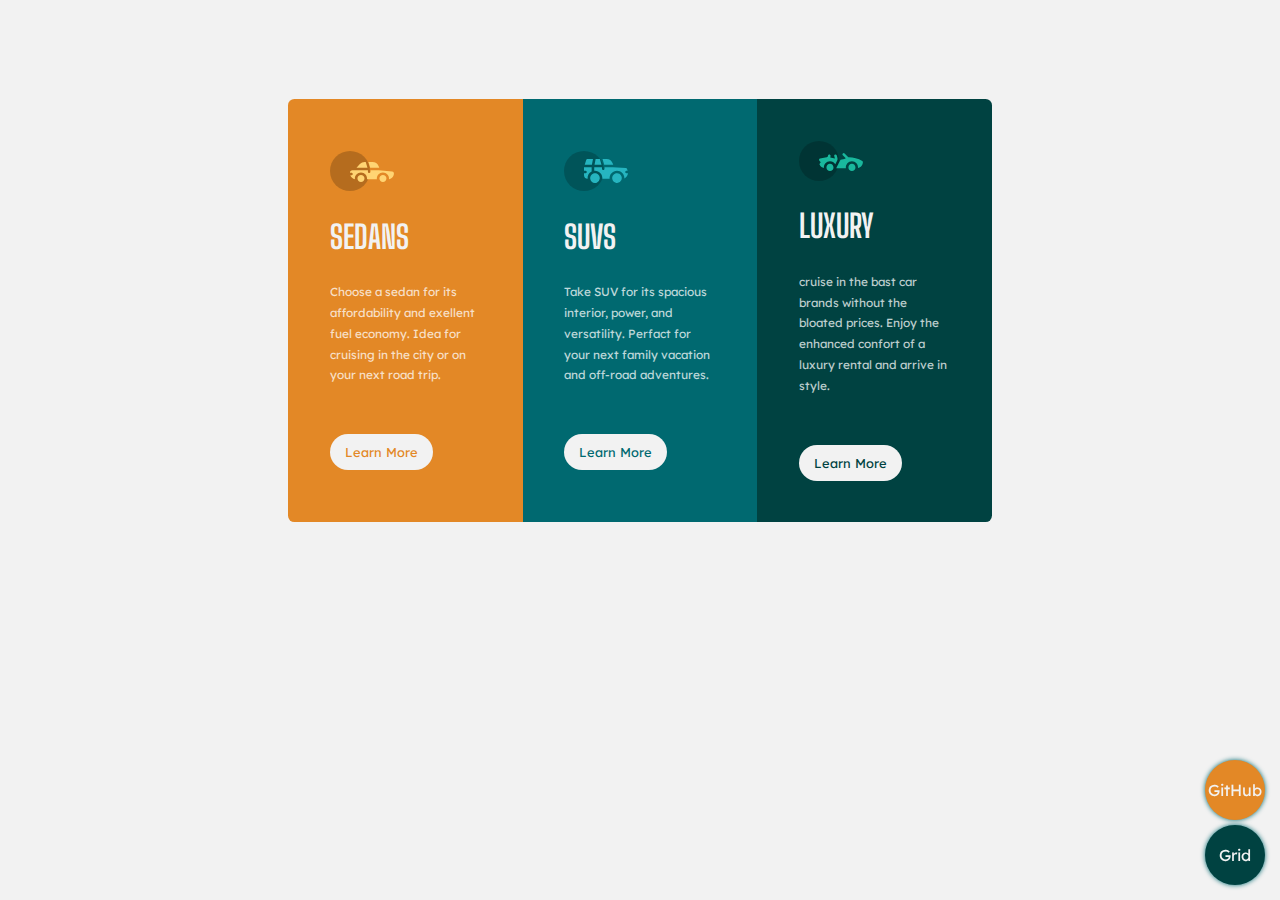
<file: flexbox_grid/index.html>
<!DOCTYPE html>
<html lang="en">

<head>
    <meta charset="UTF-8">
    <meta http-equiv="X-UA-Compatible" content="IE=edge">
    <meta name="viewport" content="width=device-width, initial-scale=1.0">
    <title>Flexbox</title>

    <style type="text/css">
        @import url('https://fonts.googleapis.com/css2?family=Big+Shoulders+Display&family=Lexend+Deca&display=swap');

        * {
            box-sizing: border-box;
        }

        body {
            margin: 0;
            color: #FDF9F8;
            background-color: hsl(0, 0%, 95%);
            font-family: 'Lexend Deca';
            font-weight: 400;
            display: flex;
            justify-content: center;
            align-items: center;
            overflow: auto;
            position: relative;
        }

        p {
            color: hsla(0, 0%, 100%, 0.75);
            font-size: 0.74rem;
            line-height: 1.3rem;
            margin-top: 0px;
            margin-bottom: 3rem;
        }

        h1,
        h2,
        h3,
        h4,
        h5,
        h6,
        a {
            color: hsl(0, 0%, 95%);
        }

        .rounded-circle {
            border-radius: 50%;
        }

        .grid_link {
            height: 60px;
            width: 60px;
            position: fixed;
            display: inline-block;
            text-align: center;
            text-decoration: none;
            padding: 20px 0;
            color: hsl(0, 0%, 95%);
            background-color: hsl(179, 100%, 13%);
            bottom: 15px;
            right: 15px;      
            box-shadow: 0 0 .3em hsl(184, 100%, 22%);     
        }

        a.git_link{
                bottom: 80px;
                background-color: hsl(31, 77%, 52%);
        }

        .section>h2 {
            text-transform: uppercase;
            font-family: 'Big Shoulders Display';
            font-weight: 700;
            font-size: 2rem;
        }

        .section>a {
            font-size: .8rem;
            display: block;
            text-transform: capitalize;
            text-decoration: none;
            padding: 10px 15px;
            background-color: hsl(0, 0%, 95%);
        }

        .section>a:hover {
            padding-top: 6px;
            border: 2px solid hsl(0, 0%, 95%);
            color: hsl(0, 0%, 95%);            
            background-color: transparent;
        }

        .main {
            width: 55%;
            margin: 6.2rem 0;
            display: flex;
            flex-flow: row wrap;
        }

        .section {
            padding: 2.6rem;
            flex: 1 33.33%;
            display: flex;
            flex-flow: column wrap;
            align-items: flex-start;
            justify-content: center;
        }

        .rounded-pill {
            border-radius: 2rem;
        }

        .box1 {
            background-color: hsl(31, 77%, 52%);
        }

        .box1>a {
            color: hsl(31, 77%, 52%);
        }

        .box2 {
            background-color: hsl(184, 100%, 22%);
        }

        .box2>a {
            color: hsl(184, 100%, 22%);
        }

        .box3 {
            background-color: hsl(179, 100%, 13%);
        }

        .box3>a {
            color: hsl(179, 100%, 13%);
        }

        @media only screen and (max-width: 767px) {
            .main {
                width: 90%;
                margin: 3.2rem 0;
            }

            .section {
                flex: 1 100%;
            }

            .grid_link{
                bottom: 30px;
                right: 30px;
                background-color: hsla(179, 100%, 13%, .7);
                box-shadow: 0 0 .3em hsl(0, 0%, 95%);
            }

            a.git_link{
                bottom: 100px;
            }

        }

        @media only screen and (min-width: 847px) and (max-width: 1440px) {

            .rounded-lg-start {
                border-top-left-radius: 0.4rem;
                border-bottom-left-radius: 0.4rem;
            }

            .rounded-lg-end {
                border-top-right-radius: 0.4rem;
                border-bottom-right-radius: 0.4rem;
            }
        }
    </style>
</head>

<body>
    <main class="main">
        <section class="section box1 rounded-lg-start">
            <img src="./public/images/icon-sedans.svg" alt="">
            <h2>sedans</h2>
            <p>
                Choose a sedan for its affordability and exellent fuel economy. Idea for cruising in the city or on your
                next road trip.
            </p>
            <a href="" class="rounded-pill">learn more</a>
        </section>
        <section class="section box2">
            <img src="./public/images/icon-suvs.svg" alt="">
            <h2>suvs</h2>
            <p>
                Take SUV for its spacious interior, power, and versatility. Perfact for your next family vacation and
                off-road adventures.
            </p>
            <a href="" class="rounded-pill">learn more</a>
        </section>

        <section class="section box3 rounded-lg-end">
            <img src="./public/images/icon-luxury.svg" alt="">
            <h2>luxury</h2>
            <p>
                cruise in the bast car brands without the bloated prices. Enjoy the enhanced confort of a luxury rental
                and arrive in style.
            </p>
            <a href="" class="rounded-pill">learn more</a>
        </section>

        <a class="grid_link git_link rounded-circle" href="https://github.com/Saad-Saheed/zuri2022/tree/main/flexbox_grid">GitHub</a>
        <a class="grid_link rounded-circle" href="./grid.html">Grid</a>
    </main>
</body>

</html>
</file>
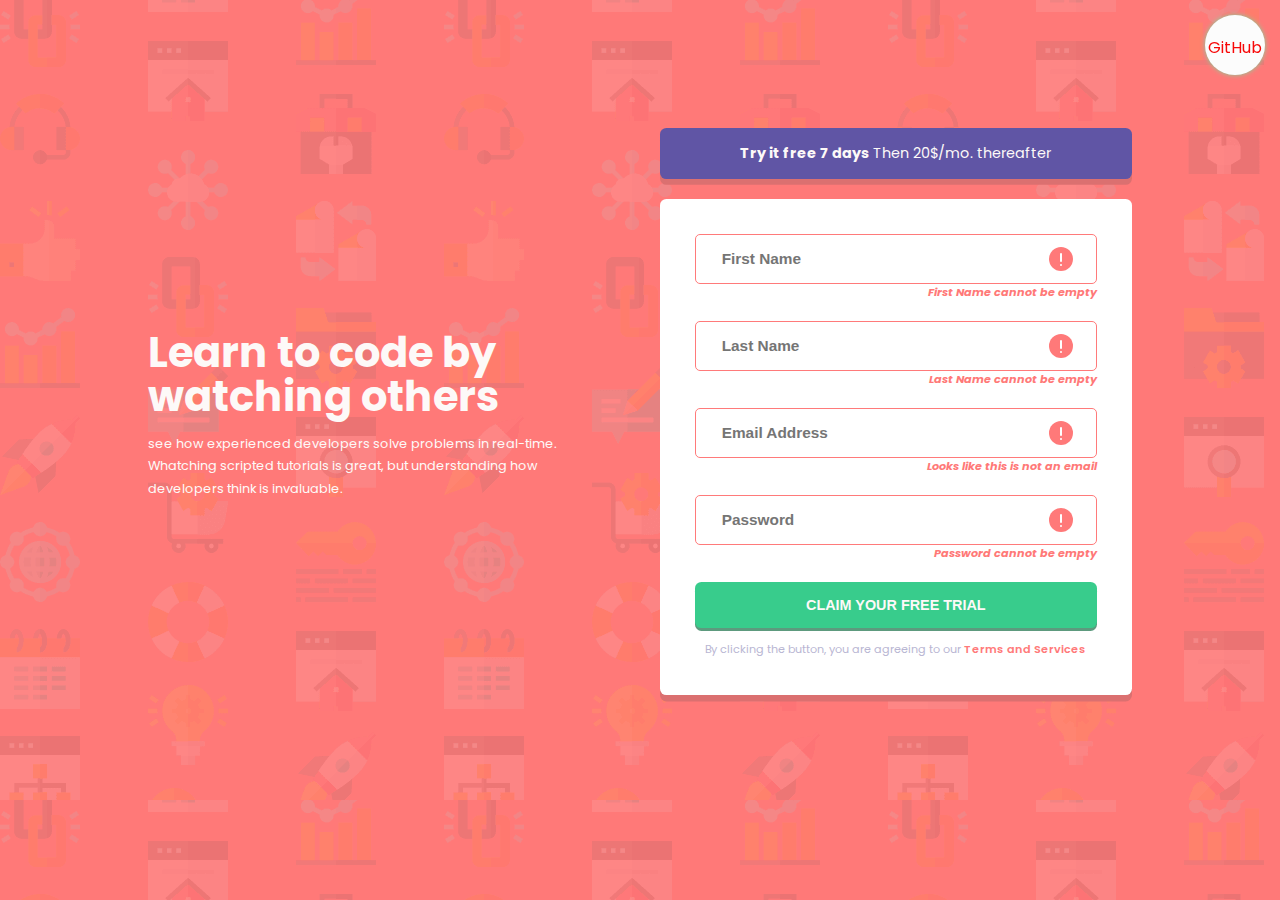
<file: registration/index.html>
<!DOCTYPE html>
<html lang="en">

<head>
    <meta charset="UTF-8">
    <meta http-equiv="X-UA-Compatible" content="IE=edge">
    <meta name="viewport" content="width=device-width, initial-scale=1.0">
    <title>Register</title>
</head>

<style>
    @import url('https://fonts.googleapis.com/css2?family=Poppins&display=swap');

    * {
        box-sizing: border-box;
    }

    body {
        margin: 0;
        color: #FDF9F8;
        /* height: 100vh; */
        font-size: 16px;
        background-color: #FF7978;
        font-family: Poppins;
        background-image: url('./images/bg-intro-desktop.png');
        display: flex;
        justify-content: center;
        align-items: center;
        overflow: auto;
    }

    .main {
        width: 80%;
        padding: 8rem 20px;
        display: flex;
        align-items: center;
        flex-flow: row wrap;
        justify-content: space-between;
    }

    .section {
        display: flex;
        flex-flow: column wrap;
        align-items: flex-start;
        justify-content: center;
    }

    .box1 {
        width: 42%;
    }

    .box2 {
        width: 48%;
        align-self: flex-start;
    }

    .rounded {
        border-radius: 0.4rem;
    }

    a {
        text-decoration: none;
        text-align: center;
    }

    span.error {
        font-size: .7rem;
        font-weight: 700;
        color: #FF7978;
        font-style: italic;
        display: none;
        text-align: right;
    }

    .box2>a {
        background-color: hsl(248, 32%, 49%);
        color: inherit;
        padding: 15px 10px;
        font-size: 0.9rem;
        width: 100%;
        display: block;
        box-shadow: 0px 0.4em rgb(219, 112, 112);
    }

    .box2 form {
        background-color: #FFFFFF;
        width: 100%;
        margin-top: 20px;
        margin-bottom: 20px;
        padding: 35px;
        box-shadow: 0px 0.4em rgb(219, 112, 112);
    }

    .box2 form>div {
        margin-bottom: 20px;
    }

    .box2 form p {
        color: hsl(246, 25%, 77%);
    }

    .box2 form p .term {
        color: hsl(0, 100%, 74%);
        font-weight: 600;
    }

    input:not(input[type="submit"]) {
        font-size: 0.96rem;
        width: 100%;
        padding: 15px 15px 15px 26px;
        color: rgb(29, 7, 42);
        outline: unset;
        border: 1.7px solid rgb(233, 230, 230);
        font-weight: 700;

        border-radius: 5px;
    }

    input:not(input[type="submit"]):focus {
        border-color: hsl(246, 25%, 77%);
    }

    input:not(input[type="submit"]):required:valid {
        border: 1.7px solid rgb(233, 230, 230);
    }

    input:not(input[type="submit"]):required:invalid+span.error {
        display: block;
    }

    input:not(input[type="submit"]):required:invalid {
        border: 1.5px solid hsl(0, 100%, 74%);
        padding-right: 40px;
        background-image: url('./images/icon-error.svg');
        background-position: 94% center;
        background-repeat: no-repeat;

    }

    .rounded-circle {
        border-radius: 50%;
    }

    .grid_link {
        height: 60px;
        width: 60px;
        position: fixed;
        display: inline-block;
        text-align: center;
        text-decoration: none;
        padding: 20px 0px;
        color: hsl(0, 94%, 50%);
        top: 15px;
        right: 15px;
        box-shadow: 0 0 .3em hsl(141, 55%, 67%);
    }

    a.git_link {
        bottom: 80px;
        background-color: hsl(0, 0%, 99%);
    }


    input[type="submit"] {
        cursor: pointer;
        background-color: hsl(154, 59%, 51%);
        color: #FDF9F8;
        border: unset;
        padding: 15px 10px;
        font-size: 0.9rem;
        text-align: center;
        width: 100%;
        text-transform: uppercase;
        font-weight: 600;
        box-shadow: 0px .2em rgb(93, 154, 126);

    }

    div.action {
        margin-bottom: 10px !important;
    }

    .box2>a>span {
        font-size: 0.9rem;
    }

    .section>h1 {
        margin: 0;
        line-height: 2.8rem;
        font-weight: 700;
        font-size: 2.6rem;
    }

    .section>p {
        font-size: 0.8rem;
        line-height: 1.4rem;
    }

    .section form p {
        margin: 0;
        text-align: center;
        font-size: 0.7rem;
        line-height: 1.4rem;
    }


    @media only screen and (max-width: 374px) {
        body {
            background-image: url('./images/bg-intro-mobile.png');
        }

        .main,
        .section {
            width: 100%;
        }

        .main {
            padding: 8rem 15px;
        }

        .box2 form {
            padding: 20px;
        }

        .section>p {
            font-size: .9rem;
            line-height: 1.6rem;
        }

        .section>h1 {
            font-weight: 600;
            font-size: 1.6rem;
        }

        .box1 {
            text-align: center;
            align-items: center;
            justify-content: center;
        }

    }


    @media only screen and (min-width: 375px) and (max-width: 767px) {
        .main {
            width: 88%;
        }

        .section {
            width: 100%;
        }

        .box2 form {
            padding: 20px;
        }

        .box1 {
            text-align: center;
            align-items: center;
            justify-content: center;
        }

        .section>p {
            color: #FDF9F8;
            font-size: 1.1rem;
            line-height: 1.6rem;
        }

        .section form p {
            font-size: .9rem;
        }

        .section>h1 {
            font-weight: 700;
            line-height: 2.2rem;
            font-size: 1.5rem;
        }

    }


    @media only screen and (min-width: 768px) and (max-width: 1440px) {

        /* .section>p {            
            font-size: 1.2rem;
            line-height: 2.1rem;
        } */
    }
</style>

<body>
    <main class="main">
        <section class="section box1">
            <h1>Learn to code by watching others</h1>
            <p>
                see how experienced developers solve problems in real-time. Whatching scripted tutorials is great, but
                understanding how developers think is invaluable.
            </p>
        </section>
        <section class="section box2">
            <a href="" class="rounded"><strong>Try it free 7 days</strong> <span>Then 20$/mo. thereafter</span></a>
            <form action="" method="post" class="rounded">

                <div>
                    <input type="text" name="fname" placeholder="First Name" id="fname" required>
                    <span class="error">First Name cannot be empty</span>
                </div>

                <div>
                    <input type="text" name="lname" placeholder="Last Name" id="lname" required>
                    <span class="error">Last Name cannot be empty</span>
                </div>


                <div>
                    <input type="email" name="email" placeholder="Email Address" id="email" required>
                    <span class="error">Looks like this is not an email</span>
                </div>

                <div>
                    <input type="password" placeholder="Password" name="password" id="password" required>
                    <span class="error">Password cannot be empty </span>
                </div>

                <div class="action">
                    <input type="submit" class="rounded" name="authlogin" value="claim your free trial">
                </div>

                <p>By clicking the button, you are agreeing to our <a class="term" href="">Terms and Services</a></p>
            </form>
        </section>
    </main>
    <a class="grid_link git_link rounded-circle" href="https://github.com/Saad-Saheed/zuri2022/tree/main/registration">GitHub</a>
</body>

</html>
</file>
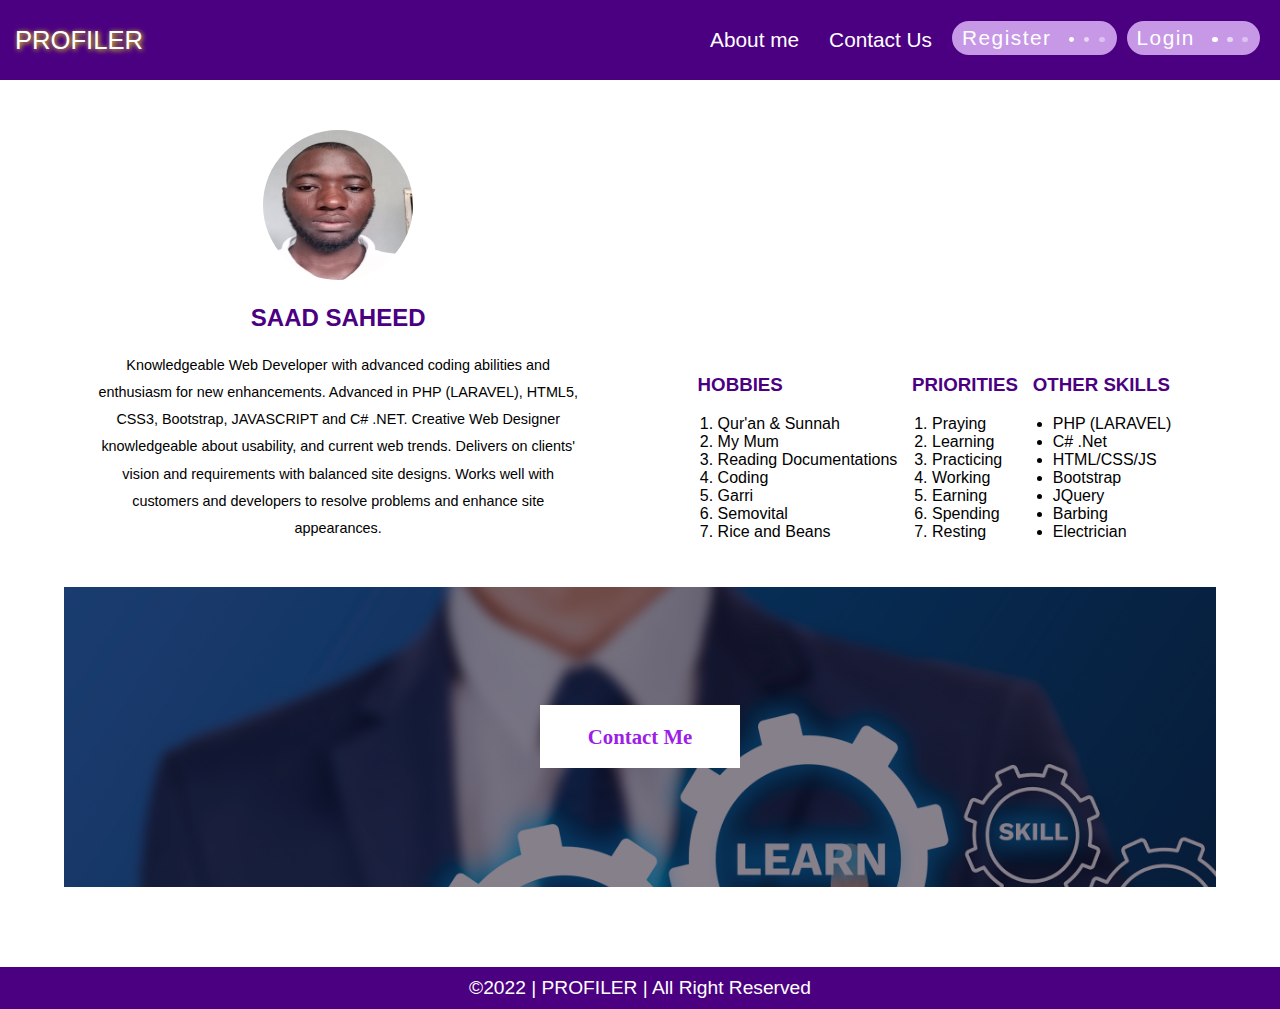
<file: simple_website/index.html>
<!DOCTYPE html>
<html>

<head>
    <meta charset="utf-8">
    <meta name="viewport" content="width=device-width, initial-scale=1">

    <title>PROFILER || Login</title>

    <link rel="stylesheet" type="text/css" href="./public/css/style.css">

    <link rel="stylesheet" type="text/css" href="./public/css/index.css">

    <script src="./public/js/index.js" defer></script>


    <style type="text/css">

    </style>

</head>

<body>
    <header class="header">

        <div class="logo">
            <!-- <img src="images/clipart999521.png"> -->
            <span class="c-name"><a href="./index.html">PROFILER</a></span>
            <span class="btn-toggle">
                <span></span>
                <span></span>
                <span></span>
            </span>
        </div>

        <nav class="nav hide">
            <ul>
                <li><a class="nav-link" href="./index.html">About me</a></li>
                <li><a class="nav-link" href="./contact.html">Contact Us</a></li>

                <div class="nav-btn">
                    <ul>
                        <li class=""><a class="btn cmn-btn" href="./register.html">Register
                                <span></span>
                                <span></span>
                                <span></span>
                            </a></li>
                        <li class=""><a class="btn cmn-btn" href="./login.html">Login
                                <span></span>
                                <span></span>
                                <span></span>
                            </a></li>
                    </ul>
                </div>

            </ul>
        </nav>

    </header>

    <main class="main-content">
        <section class="contain" >
            <div class="box" style="text-align: center;">
                <img src="./public/images/users/me.jpg" alt="" class="img-avatar">
                <h2 style="text-align: center; color: #4b0082;">SAAD SAHEED</h2>
                <p>Knowledgeable Web Developer with advanced coding abilities and enthusiasm for new enhancements.
                    Advanced in PHP (LARAVEL), HTML5, CSS3, Bootstrap, JAVASCRIPT and C# .NET.
                    Creative Web Designer knowledgeable about usability, and current web trends. Delivers on clients'
                    vision and requirements with balanced site designs. Works well with customers and developers to
                    resolve problems and enhance site appearances.
                </p>
            </div>

            <div class="box widget-cont">
                <div class="widget">
                    <h3>Hobbies</h3>
                    <ol>
                        <li>Qur'an &amp; Sunnah</li>
                        <li>My Mum</li>
                        <li>Reading Documentations</li>
                        <li>Coding</li>                        
                        <li>Garri</li>
                        <li>Semovital</li>
                        <li>Rice and Beans</li>
                    </ol> 
                </div>
                <div class="widget">
                    <h3>Priorities</h3>
                    <ol>
                        <li>Praying</li>
                        <li>Learning</li>
                        <li>Practicing</li>
                        <li>Working</li>
                        <li>Earning</li>
                        <li>Spending</li>
                        <li>Resting</li>
                    </ol> 
                </div>
                <div class="widget">
                    <h3>Other Skills</h3>
                    <ul>
                        <li>PHP (LARAVEL)</li>
                        <li>C# .Net</li>
                        <li>HTML/CSS/JS</li>
                        <li>Bootstrap</li>
                        <li>JQuery</li>
                        <li>Barbing</li>
                        <li>Electrician</li>
                    </ul> 
                </div>
                <div class="widget"></div>
            </div>

            

        </section>
        <div class="action" style="background-image: url('./public/images/userbg.jpg'); background-repeat: no-repeat; background-size:cover;">
           <div class="overlay">
            <a href="./contact.html" style="color: #9B1FE8;">Contact Me</a>
           </div>            
        </div>
    </main>

    <footer>
        <p>&copy;2022 | PROFILER | All Right Reserved
        </p>
    </footer>

</body>

</html>
</file>
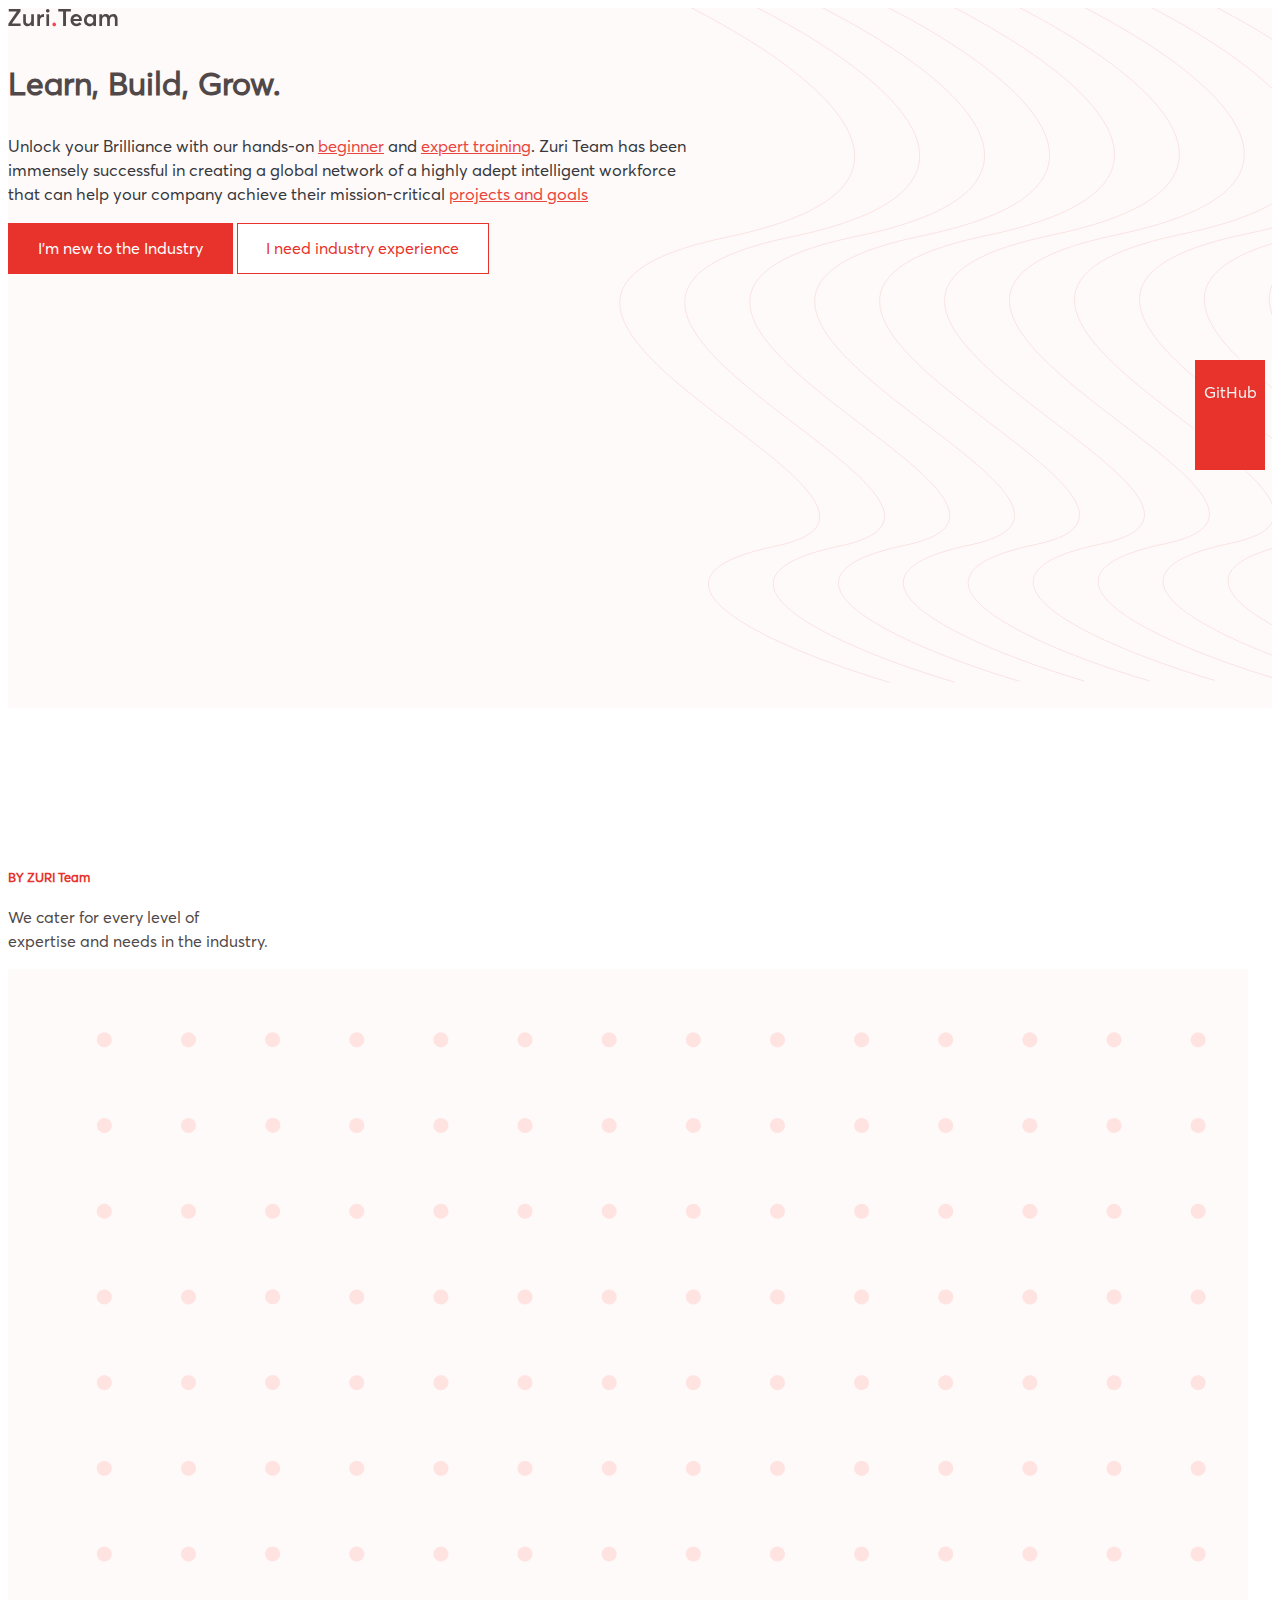
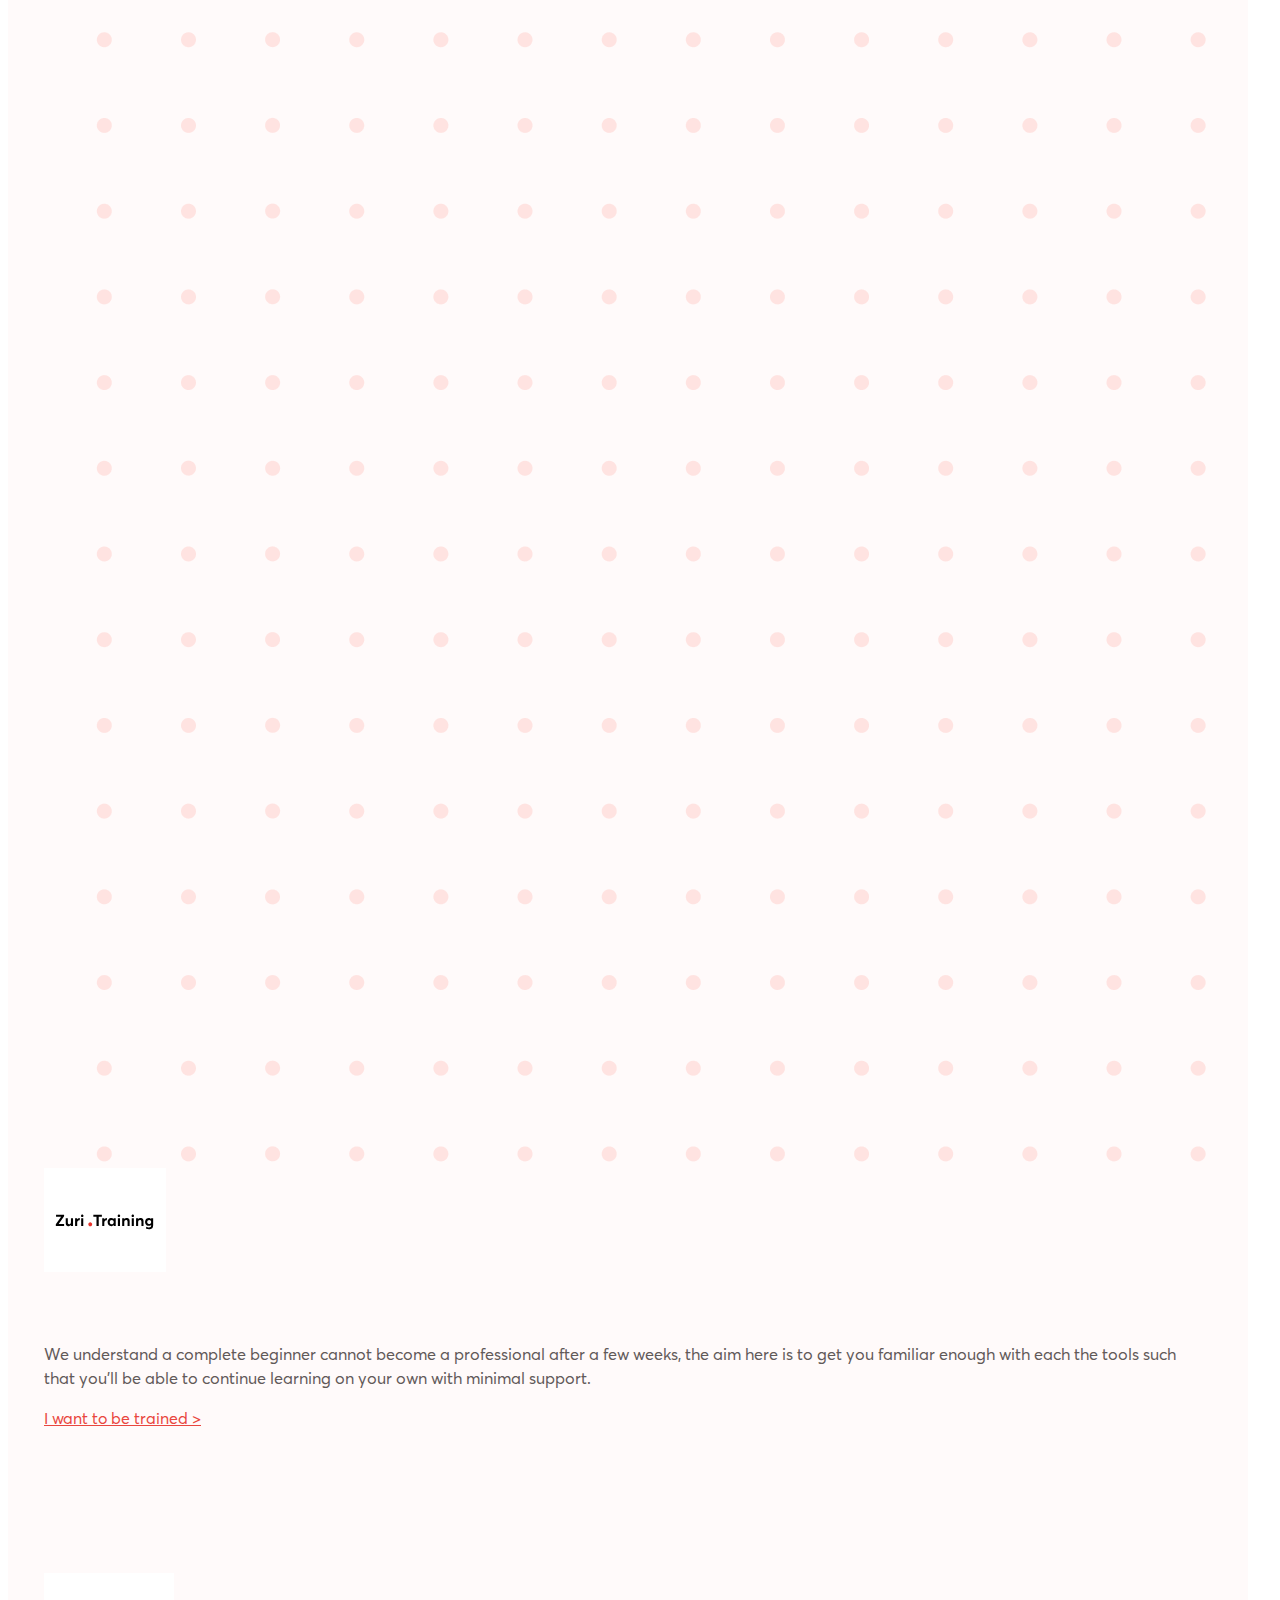
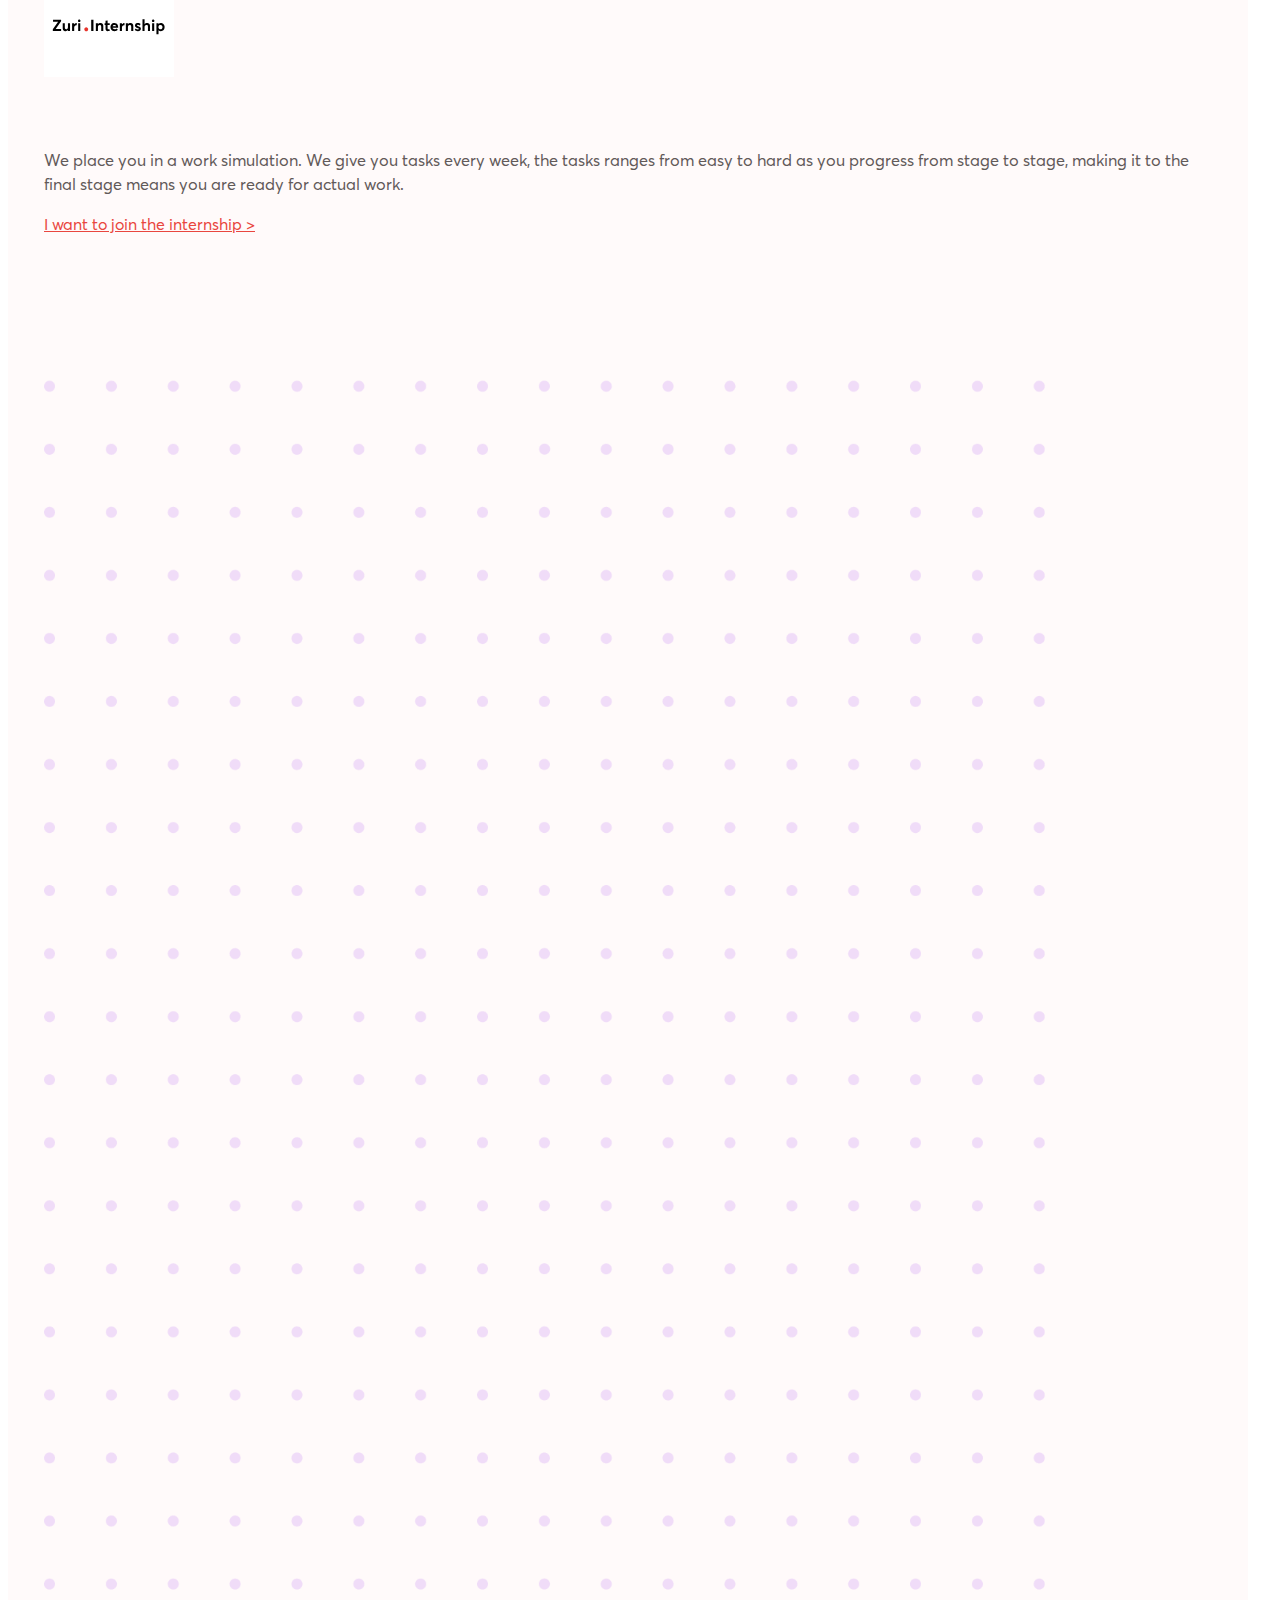
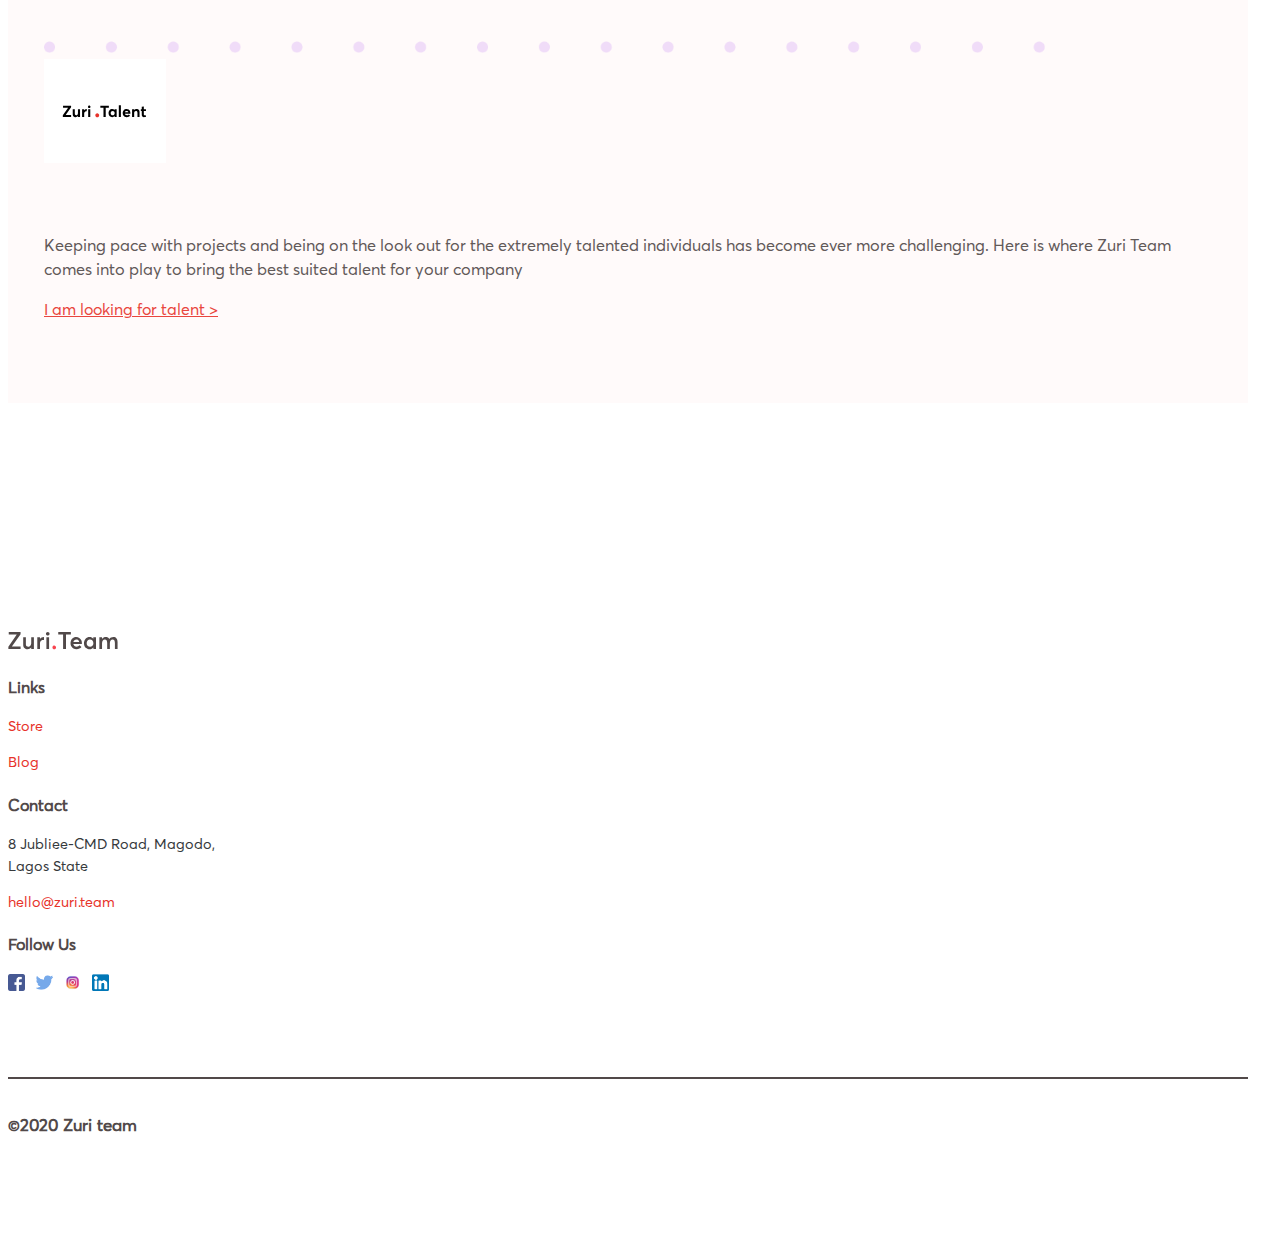
<file: zuri_clone/index.html>
<!DOCTYPE html>
<html lang="en">

<head>
    <meta charset="UTF-8">
    <meta http-equiv="X-UA-Compatible" content="IE=edge">
    <meta name="viewport" content="width=device-width, initial-scale=1.0">
    <title>ZURI | Learn, Build, Grow.</title>
    <link rel="shortcut icon" href="./public/images/favicon.png" type="image/x-icon">
    <link rel="apple-touch-icon" href="./public/images/favicon.png">

    <!-- bootsrap css -->
    <link href="https://cdn.jsdelivr.net/npm/bootstrap@5.0.2/dist/css/bootstrap.min.css" rel="stylesheet"
        integrity="sha384-EVSTQN3/azprG1Anm3QDgpJLIm9Nao0Yz1ztcQTwFspd3yD65VohhpuuCOmLASjC" crossorigin="anonymous">

    <link rel="stylesheet" href="./public/css/index.css">
</head>

<body class="bg-white">
    <section class="hero-cont d-flex flex-column align-items-center pt-4 pb-5 px-2">
        <div class="mt-5 mb-4 hero-content-1 d-flex justify-content-center">
            <img src="./public/images/zuri-logo-full.svg" alt="zuri team logo">
        </div>

        <div class="my-5 mx-auto hero-content-2 d-flex flex-column align-items-center">
            <h2 class="mb-4 fw-bold">Learn, Build, Grow.</h2>
            <p class="text-center">Unlock your Brilliance with our hands-on <a class="text-decoration-none danger"
                    href="./training.html">beginner</a> and <a class="text-decoration-none danger"
                    href="https://internship.zuri.team">expert training</a>. Zuri Team has been immensely successful in
                creating a global network of a highly adept intelligent workforce that can help your company
                achieve their mission-critical <a class="text-decoration-none danger"
                    href="./talent.html">projects and goals</a></p>

            <div class="text-center mt-5 py-4 call-to-action">

                <a class="btn-1 me-4 mb-4" href="./training.html">
                    I'm new to the Industry
                </a>

                <a class="btn-2" href="./talent.html">
                    I need industry experience
                </a>


            </div>
        </div>

    </section>

    <section class="services bg-white">
        <div class="container-fluid">
            <h3 class="danger text-center">BY ZURI Team</h3>
            <p class="what fs-4 text-center">We cater for every level of <br> expertise and needs in the industry.</p>

            <div class="container-fluid text-left mt-5 custom-cont">
                <div class="row">
                    <div class="col-lg-4 position-relative">
                        <div class="services-box text-left mx-auto m-4 m-lg-0">
                            <img alt="" class="w-100 left-dots position-absolute d-none d-xl-block"
                                src="./public/images/left_bvmv7q.png">
                            <div>
                                <img alt="" class="logo" src="./public/images/zuri-training-img.svg">
                                <p class="light-dark">We understand a complete beginner cannot become a professional
                                    after a few weeks, the aim here is to get you familiar enough with each the tools
                                    such that you’ll be able to continue learning on your own with minimal support.</p>
                                <a class="danger text-decoration-none" href="./training.html">I want to be
                                    trained &gt;</a>
                            </div>

                        </div>
                    </div>

                    <div class="col-lg-4">
                        <div class="services-box text-left mx-auto m-4 m-lg-0">
                            <img class="logo" alt="" src="./public/images/zuri-internship-img.svg">
                            <p class="light-dark">We place you in a work simulation. We give you tasks every week, the
                                tasks ranges from easy to hard as you progress from stage to stage, making it to the
                                final stage means you are ready for actual work. </p>
                            <a class="danger text-decoration-none" href="https://internship.zuri.team/">I want to join
                                the internship &gt;</a>
                        </div>
                    </div>

                    <div class="col-lg-4 position-relative">
                        <div class="services-box text-left mx-auto m-4 m-lg-0">
                            <img alt="" class="right-dots position-absolute d-none d-xl-block"
                                src="./public/images/right_yz6hn3.png">
                            <div>
                                <img alt="" class="logo" src="./public/images/zuri-talent-img.svg">
                                <p class="light-dark">Keeping pace
                                    with projects and being on the look out for the extremely talented
                                    individuals has become ever more challenging. Here is where Zuri
                                    Team comes into play to bring the best suited talent for your
                                    company</p>
                                <a class="danger text-decoration-none" href="./talent.html">I am looking for
                                    talent &gt;</a>
                            </div>
                        </div>
                    </div>
                </div>
            </div>

        </div>
    </section>

    <footer class="footer container-fluid custom-cont">
        <div class="d-flex justify-content-between text-left flex-md-row flex-column section-one-cont">
            <div class="logo">
                <img alt="" class="" src="./public/images/zuri-logo-full.svg">
            </div>


            <div class="text">
                <h3 class="light-dark">Links</h3>
                <a class="danger text-decoration-none" href="https://flutterwave.com/store/zuriteam">
                    <p>Store</p>
                </a>
                <a class="danger text-decoration-none" href="https://blog.zuri.team">
                    <p>Blog</p>
                </a>
            </div>

            <div class="text">
                <h3 class="light-dark">Contact</h3>
                <p class="loc">8 Jubliee-CMD Road, Magodo, <br>Lagos State</p>
                <p>
                    <a class="danger text-decoration-none" href="mailto:hello@zuri.com">
                        hello@zuri.team
                    </a>
                </p>
            </div>

            <div>
                <h3 class="light-dark">Follow Us</h3>
                <div class="social">
                    <a href="https://web.facebook.com/thezuriteam" target="_blank"> <img alt="" src="./public/images/fb.png"> </a>
                    <a href="https://twitter.com/theZuriTeam" target="_blank"> <img alt="" src="./public/images/twitter.png"> </a>
                    <a href="https://www.instagram.com/thezuriteam/" target="_blank"> <img alt="" src="./public/images/IG.png">
                    </a>
                    <a href="#"> <img alt="" src="./public/images/in.png"> </a>
                </div>
            </div>
        </div>
        <hr style="margin-top: 5rem; border: 1px solid #514949;">
        <div class="copy">
            <p class="text-uppercase light-dark text-center">&copy;2020 Zuri team</p>
        </div>
    </footer>


    <a class="git_link link rounded-circle"
            href="https://github.com/Saad-Saheed/zuri2022/tree/main/zuri_clone" target="_blank">GitHub</a>

    <!-- bootsrap js -->
    <script src="https://cdn.jsdelivr.net/npm/bootstrap@5.0.2/dist/js/bootstrap.bundle.min.js"
        integrity="sha384-MrcW6ZMFYlzcLA8Nl+NtUVF0sA7MsXsP1UyJoMp4YLEuNSfAP+JcXn/tWtIaxVXM"
        crossorigin="anonymous"></script>
</body>

</html>
</file>
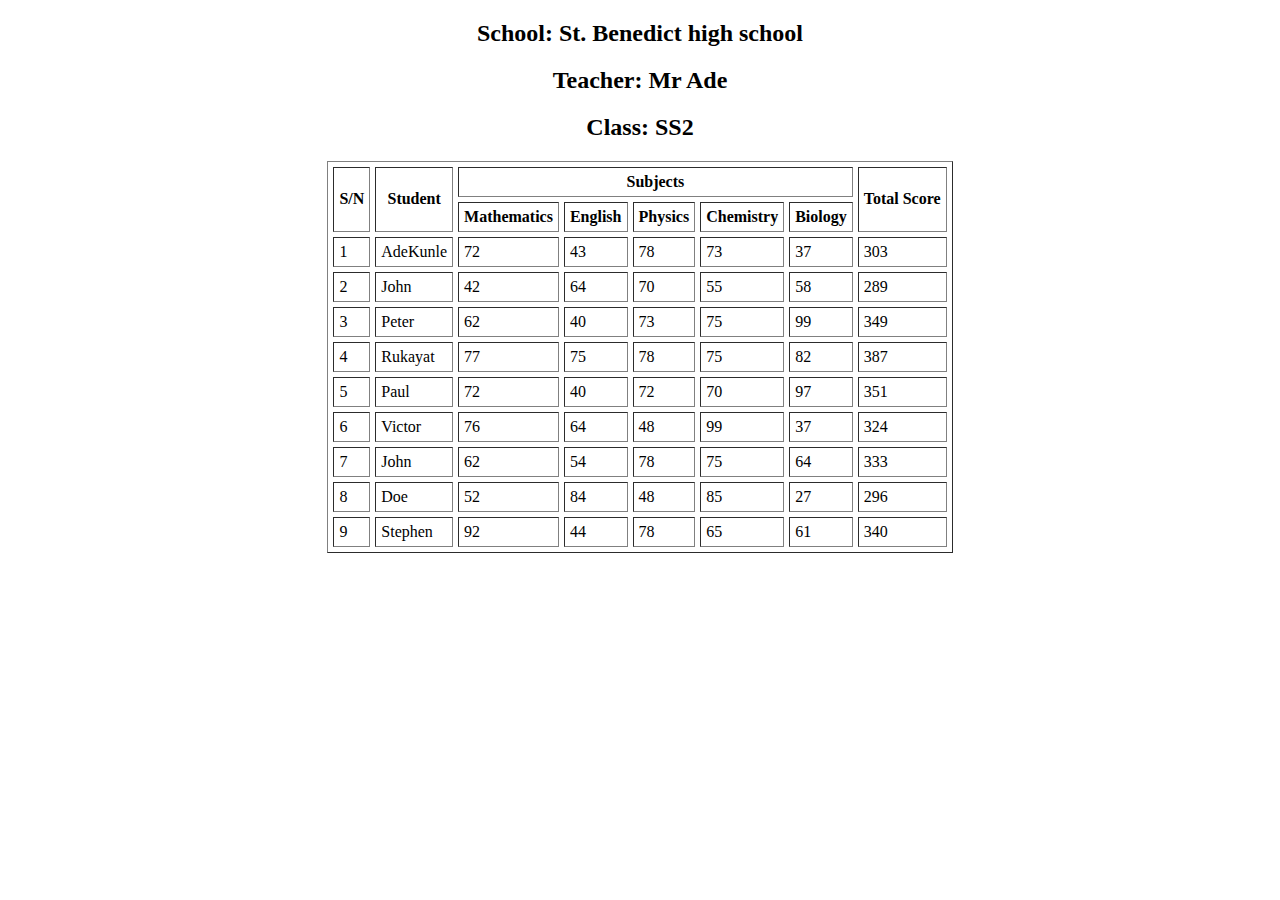
<file: table.html>
<!DOCTYPE html>
<html lang="en">
<head>
    <meta charset="UTF-8">
    <meta http-equiv="X-UA-Compatible" content="IE=edge">
    <meta name="viewport" content="width=device-width, initial-scale=1.0">
    <title>Document</title>
</head>
<body>
    <section align="center" class="header">    
        <h2>School: <span>St. Benedict high school</span></h2>
            <h2>Teacher: <span>Mr Ade</span></h2>
            <h2>Class: <span>SS2</span></h2>
        </section>
        
            <table border="1" cellspacing="5" cellpadding="5" align="center">
                <thead>
                    <tr>
                    <th id="heading" rowspan="2">S/N</th>
                    <th id="heading" rowspan="2">Student</th>
                    <th id="heading" colspan="5">Subjects</th>
                    <th id="heading" colspan="2" rowspan="2">Total Score</th>
                    </tr>
        
                    <tr>
                        <th id="heading">Mathematics</th>
                        <th id="heading">English</th>
                        <th id="heading">Physics</th>
                        <th id="heading">Chemistry</th>
                        <th id="heading">Biology</th>
                        
                    </tr>
        
                </thead>
        
                <tbody>
                    <tr class="t-row">
                        <td>1</td>
                        <td>AdeKunle</td>
                        <td class="scores">72</td>
                        <td class="scores">43</td>
                        <td class="scores">78</td>
                        <td class="scores">73</td>
                        <td class="scores">37</td>
                        <td>303</td>                
                    </tr>
                    <tr class="t-row">
                        <td>2</td>
                        <td>John</td>
                        <td class="scores">42</td>
                        <td class="scores">64</td>
                        <td class="scores">70</td>
                        <td class="scores">55</td>
                        <td class="scores">58</td>
                        <td>289</td>                
                    </tr>
                    <tr class="t-row">
                        <td>3</td>
                        <td>Peter</td>
                        <td class="scores">62</td>
                        <td class="scores">40</td>
                        <td class="scores">73</td>
                        <td class="scores">75</td>
                        <td class="scores">99</td>
                        <td>349</td>
                    </tr>
                    <tr class="t-row">
                        <td>4</td>
                        <td>Rukayat</td>
                        <td class="scores">77</td>
                        <td class="scores">75</td>
                        <td class="scores">78</td>
                        <td class="scores">75</td>
                        <td class="scores">82</td>
                        <td>387</td>
                    </tr>
                    <tr class="t-row">
                        <td>5</td>
                        <td>Paul</td>
                        <td class="scores">72</td>
                        <td class="scores">40</td>
                        <td class="scores">72</td>
                        <td class="scores">70</td>
                        <td class="scores">97</td>
                        <td>351</td>
                    </tr>
                    <tr class="t-row">
                        <td>6</td>
                        <td>Victor</td>
                        <td class="scores">76</td>
                        <td class="scores">64</td>
                        <td class="scores">48</td>
                        <td class="scores">99</td>
                        <td class="scores">37</td>
                        <td>324</td>
                    </tr>
                    <tr class="t-row">
                        <td>7</td>
                        <td>John</td>
                        <td class="scores">62</td>
                        <td class="scores">54</td>
                        <td class="scores">78</td>
                        <td class="scores">75</td>
                        <td class="scores">64</td>
                        <td>333</td>
                    </tr>
                    <tr class="t-row">
                        <td>8</td>
                        <td>Doe</td>
                        <td class="scores">52</td>
                        <td class="scores">84</td>
                        <td class="scores">48</td>
                        <td class="scores">85</td>
                        <td class="scores">27</td>
                        <td>296</td>
                    </tr>
                    <tr class="t-row">
                        
                        <td>9</td>
                        <td>Stephen</td>
                        <td class="scores">92</td>
                        <td class="scores">44</td>
                        <td class="scores">78</td>
                        <td class="scores">65</td>
                        <td class="scores">61</td>
                        <td>340</td>
                    </tr>
                </tbody>
            </table>
</body>
</html>
</file>
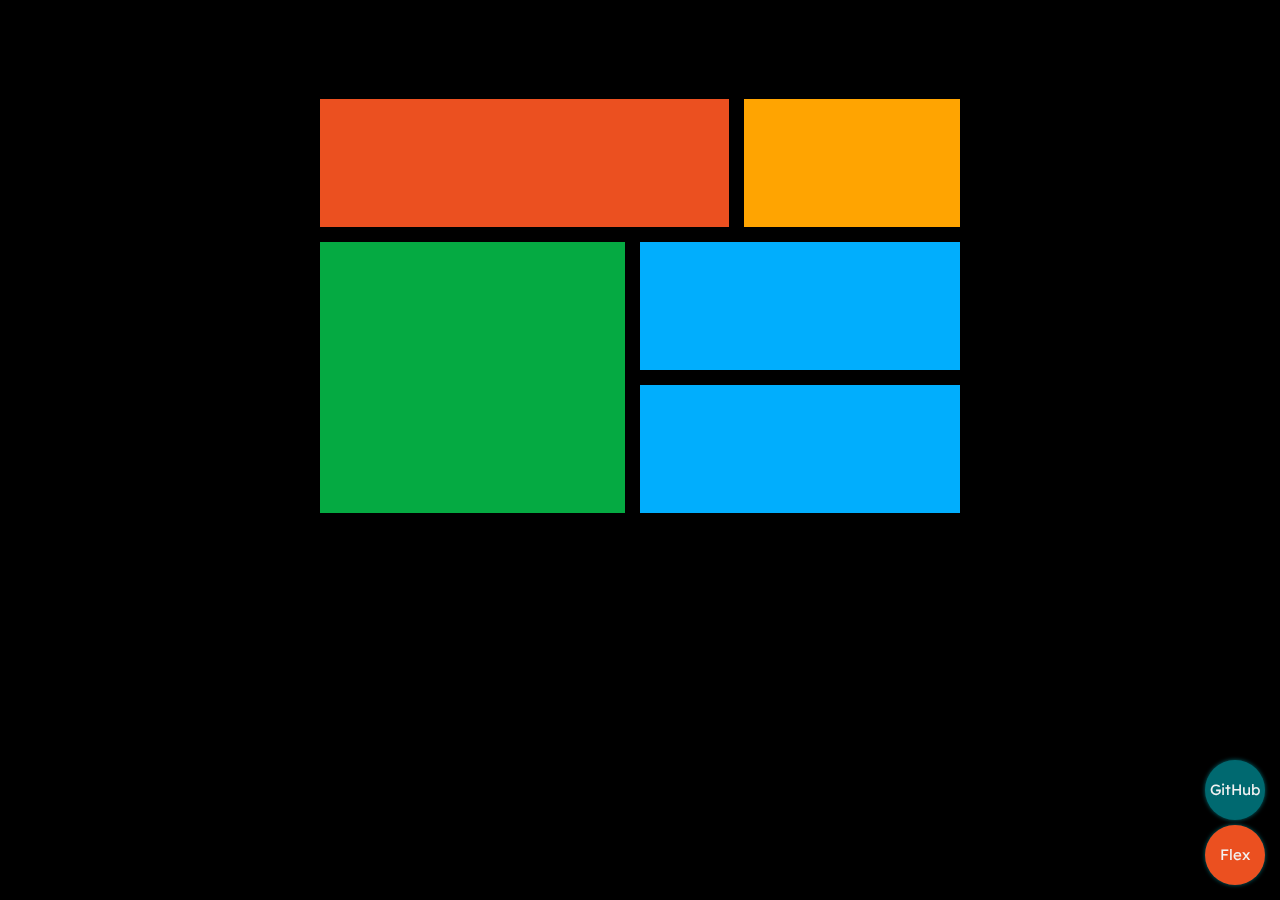
<file: flexbox_grid/grid.html>
<!DOCTYPE html>
<html lang="en">

<head>
    <meta charset="UTF-8">
    <meta http-equiv="X-UA-Compatible" content="IE=edge">
    <meta name="viewport" content="width=device-width, initial-scale=1.0">
    <title>Grid System</title>

    <style>
        @import url('https://fonts.googleapis.com/css2?family=Lexend+Deca&display=swap');

        * {
            box-sizing: border-box;
        }

        .rounded-circle {
            border-radius: 50%;
        }

        .flex_link {
            height: 60px;
            width: 60px;
            position: fixed;
            display: inline-block;
            text-align: center;
            text-decoration: none;
            padding: 20px 0;
            color: hsl(0, 0%, 95%);
            background-color: rgb(235, 80, 32);
            bottom: 15px;
            right: 15px;
            box-shadow: 0 0 .3em hsl(184, 100%, 22%);
        }

        a.git_link {
            bottom: 80px;
            background-color: hsl(184, 100%, 22%);
        }

        body {
            margin: 0;
            color: #FDF9F8;
            font-size: 15px;
            background-color: #000000;
            font-family: 'Lexend Deca';
            font-weight: 400;
            display: flex;
            justify-content: center;
            align-items: center;
            overflow: auto;
            position: relative;
        }

        .box1 {
            background-color: rgb(235, 80, 32);
            grid-area: h;
        }

        .box2 {
            background-color: rgb(255, 164, 1);
            grid-area: t;
        }

        .box3 {
            background-color: rgb(5, 170, 66);
            grid-area: l;
        }

        .b-cont {
            grid-area: r;
            display: grid;
            gap: 15px;
            grid-template-columns: 1fr;
            grid-template-rows: repeat(2, 1fr);
        }

        .box4 {
            background-color: rgb(1, 174, 253);
        }

        .box5 {
            background-color: rgb(1, 174, 253);
            /* grid-area: b; */
        }

        .main {
            width: 50%;
            margin: 6.2rem 0;
            display: grid;
            gap: 15px;
            grid-template-areas:
                'h h h t'
                'l l r r';
        }

        .main .boxes:not(.b-cont) {
            padding: 4rem;
            text-align: center;
        }

        @media only screen and (max-width: 767px) {
            .main {
            width: 97%;
           
            grid-template-areas:
                'h'
                't'
                'l'
                'r';
            }
            .main {
                width: 95%;
            }

            .flex_link {
                bottom: 30px;
                right: 30px;
                box-shadow: 0 0 .3em hsl(0, 0%, 95%);
            }

            a.git_link {
                bottom: 100px;
            }

        }
    </style>
</head>

<body>

    <main class="main">
        <div class="boxes box1"></div>
        <div class="boxes box2"></div>
        <div class="boxes box3"></div>
        <div class="boxes b-cont">
            <div class="boxes box4"></div>
            <div class="boxes box5"></div>
        </div>
        <a class="git_link flex_link rounded-circle"
            href="https://github.com/Saad-Saheed/zuri2022/tree/main/flexbox_grid">GitHub</a>
        <a class="flex_link rounded-circle" href="./index.html">Flex</a>
    </main>
</body>

</html>
</file>
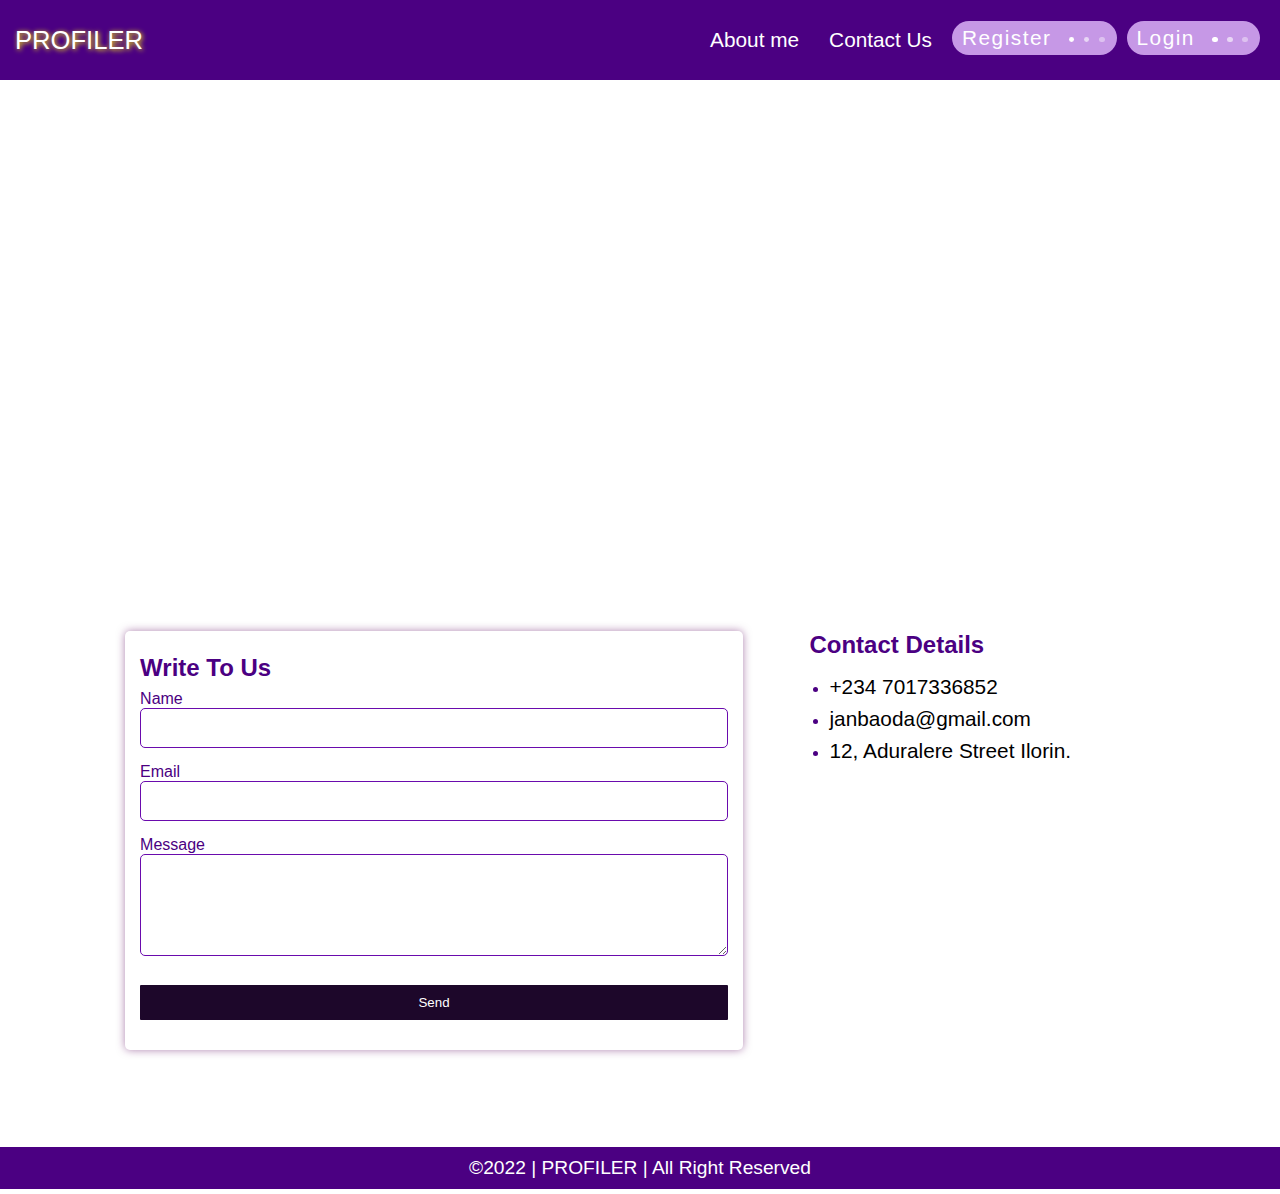
<file: simple_website/contact.html>
<!DOCTYPE html>
<html>

<head>
    <meta charset="utf-8">
    <meta name="viewport" content="width=device-width, initial-scale=1">

    <title>PROFILER || Login</title>

    <link rel="stylesheet" type="text/css" href="./public/css/style.css">

    <link rel="stylesheet" type="text/css" href="./public/css/contact.css">

    <script src="./public/js/index.js" defer></script>


    <style type="text/css">

    </style>

</head>

<body>
    <header class="header">

        <div class="logo">
            <!-- <img src="images/clipart999521.png"> -->
            <span class="c-name"><a href="./index.html">PROFILER</a></span>
            <span class="btn-toggle">
                <span></span>
                <span></span>
                <span></span>
            </span>
        </div>

        <nav class="nav hide">
            <ul>
                <li><a class="nav-link" href="./index.html">About me</a></li>
                <li><a class="nav-link" href="./contact.html">Contact Us</a></li>

                <div class="nav-btn">
                    <ul>
                        <li class=""><a class="btn cmn-btn" href="./register.html">Register
                                <span></span>
                                <span></span>
                                <span></span>
                            </a></li>
                        <li class=""><a class="btn cmn-btn" href="./login.html">Login
                                <span></span>
                                <span></span>
                                <span></span>
                            </a></li>
                    </ul>
                </div>

            </ul>
        </nav>

    </header>

    <main class="main-content">

        <section>
            <iframe
                src="https://www.google.com/maps/embed?pb=!1m18!1m12!1m3!1d31564.817566571397!2d4.544656499999999!3d8.537944049999998!2m3!1f0!2f0!3f0!3m2!1i1024!2i768!4f13.1!3m3!1m2!1s0x1036528d9c605049%3A0xf59fa28215d71df1!2sIlorin!5e0!3m2!1sen!2sng!4v1655127797020!5m2!1sen!2sng"
                width="100%" height="450" style="border:0;" allowfullscreen="" loading="lazy"
                referrerpolicy="no-referrer-when-downgrade"></iframe>
        </section>

        <section class="section clearfix row-container">

            <div class="boxes box1">
                <h2 style="margin: 0 0 1rem 0;">Contact Details</h2>
                <ul style="padding-left: 20px; margin:0;">
                <li><p>+234 7017336852</p></li>
                <li><p>janbaoda@gmail.com</p></li>
                <li><p>12, Aduralere Street Ilorin.</p></li>
                </ul>

            </div>

            <form class="boxes box2" action="" method="post">
                <h2 style="margin: 0.5rem 0;">Write To Us</h2>
                <!-- <h3 >Register</h3> -->
                <div>
                    <label for="name">Name</label>
                    <input type="text" name="name" id="name" required>
                </div>

                <div>
                    <label for="email">Email</label>
                    <input type="email" name="email" id="email" required>
                </div>

                <div>
                    <label for="message">Message</label>
                    <textarea name="message" id="message" min="10" rows="5"></textarea>
                </div>

                <div class="action">
                    <div class="log">
                        <input type="submit" name="authlogin" value="Send">
                    </div>
                </div>
            </form>


        </section><!-- End section -->



    </main>

    <footer>
        <p>&copy;2022 | PROFILER | All Right Reserved
        </p>
    </footer>

</body>

</html>
</file>
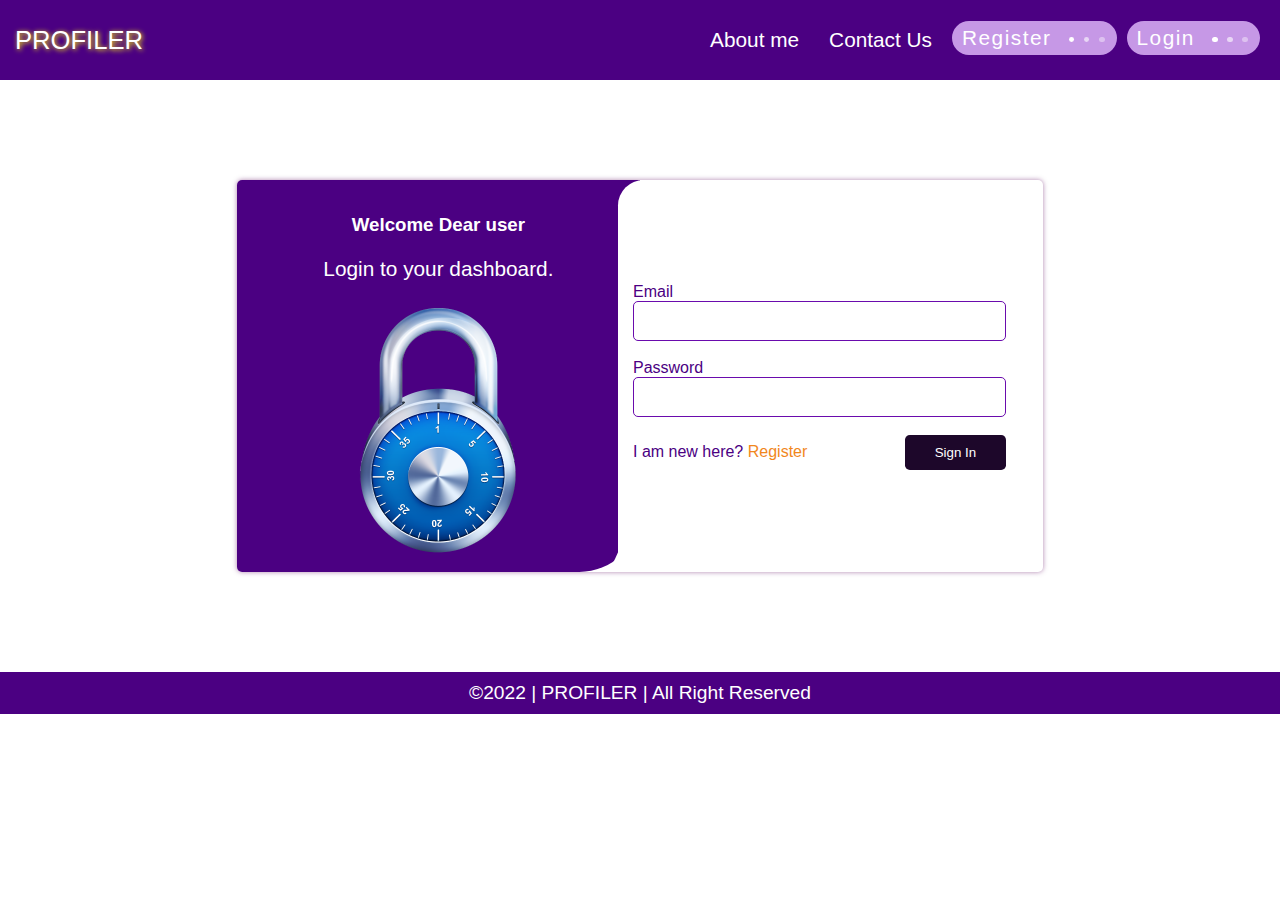
<file: simple_website/login.html>
<!DOCTYPE html>
<html>

<head>
    <meta charset="utf-8">
    <meta name="viewport" content="width=device-width, initial-scale=1">

    <title>PROFILER || Login</title>

    <link rel="stylesheet" type="text/css" href="./public/css/style.css">

    <link rel="stylesheet" type="text/css" href="./public/css/login.css">

    <script src="./public/js/index.js" defer></script>


    <style type="text/css">

    </style>

</head>

<body>
    <header class="header">

        <div class="logo">
            <!-- <img src="images/clipart999521.png"> -->
            <span class="c-name"><a href="./index.html">PROFILER</a></span>
            <span class="btn-toggle">
                <span></span>
                <span></span>
                <span></span>
            </span>
        </div>

        <nav class="nav hide">
            <ul>
                <li><a class="nav-link" href="./index.html">About me</a></li>
                <li><a class="nav-link" href="./contact.html">Contact Us</a></li>
    
                <div class="nav-btn">
                    <ul>
                        <li class=""><a class="btn cmn-btn" href="./register.html">Register
                                <span></span>
                                <span></span>
                                <span></span>
                            </a></li>
                        <li class=""><a class="btn cmn-btn" href="./login.html">Login
                                <span></span>
                                <span></span>
                                <span></span>
                            </a></li>
                    </ul>
                </div>
    
            </ul>
        </nav>

    </header>

   

    <main class="main-content">

        <section class="section form-card clearfix row-container">
            <!-- <div class=""> -->
            <div class="boxes box1" style="background-color: #4b0082;">
                
                <div class="text-center">
                    <h3 class="pe-4">Welcome Dear user</h3>
                    <p class="pe-4">Login to your dashboard.</p>
                </div>
                <!-- <img src="./img/undraw_aircraft2_fbvl.svg" alt="plane" class="my-3 img-fluid"> -->
                <img src="./public/images/Simiographics-Secure-PadLock.ico" alt="lock" class="img-fluid pe-4">
            </div>
            <form class="boxes box2" action="" method="POST">
                <h3 class="pe-4">LOGIN</h3>
                <span class="patch"></span>
                <div>
                    <label for="email">Email</label>
                    <input type="email" name="email" id="email" value="">

                </div>
                <br>
                <div>
                    <label for="password">Password</label>
                    <input type="password" name="password" id="password">
                </div>
                <br>
                <div class="action">

                    <div class="log">
                        <span>I am new here? <a href="register.html" style="color:#f1871c;">Register</a></span>
                        <input type="submit" name="authlogin" value="Sign In">
                    </div>

                    <!-- <span>Forget Password? <a href="reset_password.html" style="color:#f1871c;">forget
                            Password</a></span> -->
                </div>

            </form>
            <!-- </div> -->

        </section>


    </main>

    <footer>
        <p>&copy;2022 | PROFILER | All Right Reserved
        </p>
    </footer>

</body>

</html>
</file>
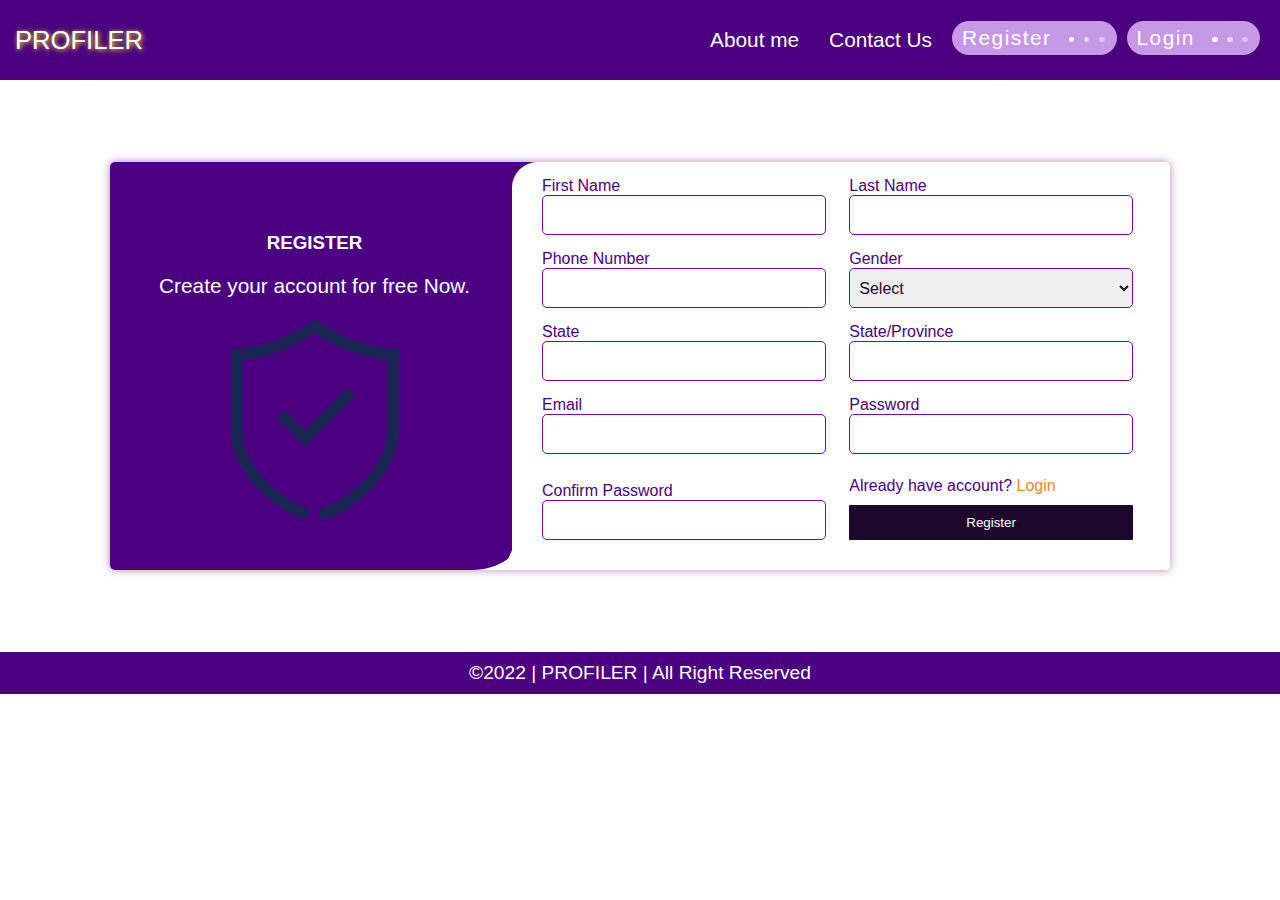
<file: simple_website/register.html>
<!DOCTYPE html>
<html>

<head>
    <meta charset="utf-8">
    <meta name="viewport" content="width=device-width, initial-scale=1">

    <title>PROFILER || Login</title>

    <link rel="stylesheet" type="text/css" href="./public/css/style.css">

    <link rel="stylesheet" type="text/css" href="./public/css/register.css">

    <script src="./public/js/index.js" defer></script>


    <style type="text/css">

    </style>

</head>

<body>
    <header class="header">

        <div class="logo">
            <!-- <img src="images/clipart999521.png"> -->
            <span class="c-name"><a href="./index.html">PROFILER</a></span>
            <span class="btn-toggle">
                <span></span>
                <span></span>
                <span></span>
            </span>
        </div>

        <nav class="nav hide">
            <ul>
                <li><a class="nav-link" href="./index.html">About me</a></li>
                <li><a class="nav-link" href="./contact.html">Contact Us</a></li>

                <div class="nav-btn">
                    <ul>
                        <li class=""><a class="btn cmn-btn" href="./register.html">Register
                                <span></span>
                                <span></span>
                                <span></span>
                            </a></li>
                        <li class=""><a class="btn cmn-btn" href="./login.html">Login
                                <span></span>
                                <span></span>
                                <span></span>
                            </a></li>
                    </ul>
                </div>

            </ul>
        </nav>

    </header>
    <main class="main-content">
        
        <section class="section form-card clearfix row-container">

            <div class="boxes box1" style="background-color: #4b0082;">
                <div class="text-center">
                    <h3 class="pe-4">REGISTER</h3>
                    <p class="pe-3">Create your account for free Now.</p>
                </div>
                <!-- <img src="./img/undraw_aircraft2_fbvl.svg" alt="plane" class="my-3 img-fluid"> -->
                <img src="./public/images/icon_warranty.png" alt="register logo" class="img-fluid">
            </div>

            <form class="boxes box2" action="" method="post">
                <h3>REGISTER</h3>
                <span class="patch"></span>

                <div>
                    <label class="form-label" for="fname">First Name</label>
                    <input type="text" name="fname" id="fname" required>
                </div>

                <div>
                    <label class="form-label" for="lname">Last Name</label>
                    <input type="text" name="lname" id="lname" required>
                </div>

                <div>
                    <label class="form-label" for="phone">Phone Number</label>
                    <input type="tel" name="phone" pattern="0[7-9]{1}[0,1]{1}[0-9]{8}" id="Phone" required>
                </div>

                <div>
                    <label class="form-label" for="gender">Gender</label>
                    <select name="gender" id="gender" required>
                        <option value="" class="option" selected disabled>Select</option>
                        <option value="male" class="option">Male</option>
                        <option value="female" class="option">Female</option>
                    </select>
                </div>

                <div>
                    <label class="form-label" for="country">State</label>
                    <input type="text" name="country" id="country" required>
                </div>

                <div>
                    <label class="form-label" for="state">State/Province</label>
                    <input type="text" name="state" id="state" required>
                </div>

                <div>
                    <label class="form-label" for="">Email</label>
                    <input type="email" name="email" id="email" required>
                </div>

                <div>
                    <label for="password">Password</label>
                    <input type="password" name="password" id="password">
                </div>

                <div>
                    <label for="c-password">Confirm Password</label>
                    <input type="password" name="c-password" id="c-password">
                </div>

                <div class="action">

                    <div class="log">
                        <span>Already have account? <a href="login.html" style="color:#f1871c;">Login</a></span>
                        <input type="submit" name="authlogin" value="Register">
                    </div>
                </div>
            </form>

        </section>

    </main>

    <footer>
        <p>&copy;2022 | PROFILER | All Right Reserved
        </p>
    </footer>

</body>

</html>
</file>
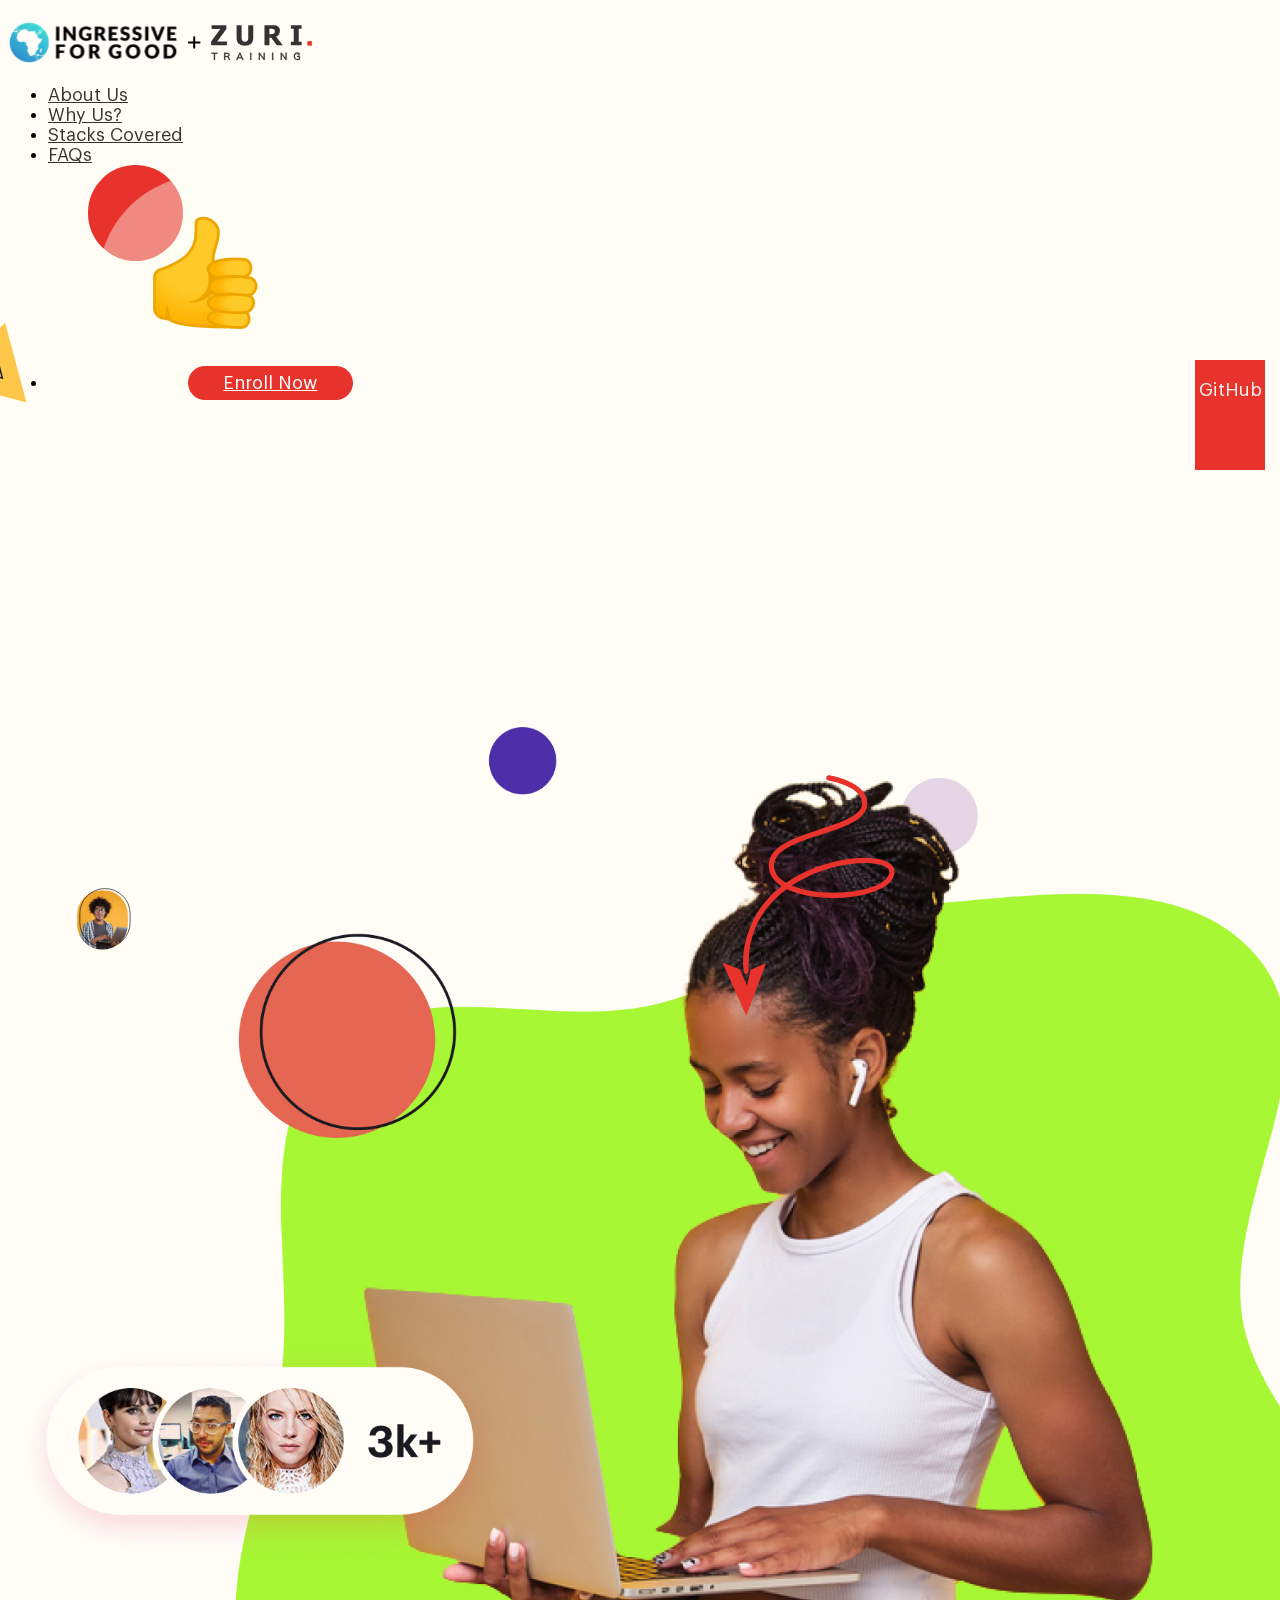
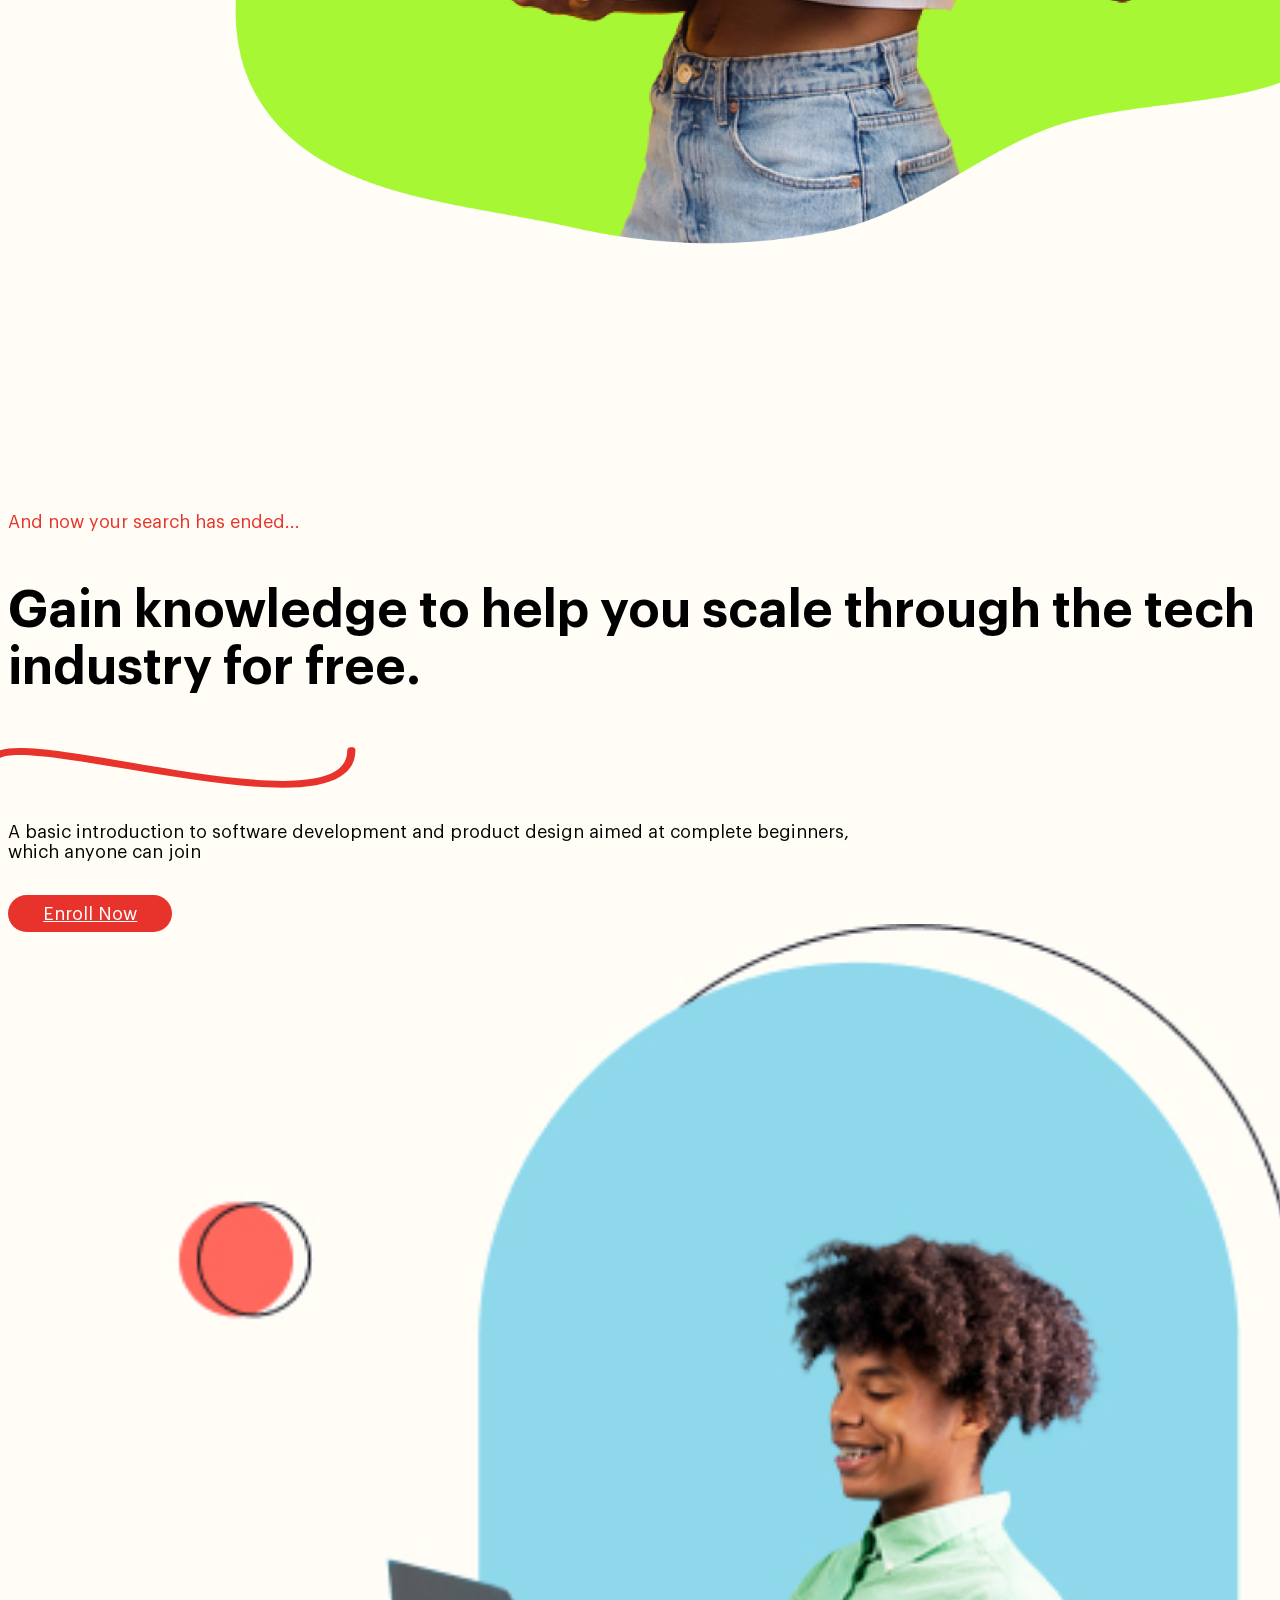
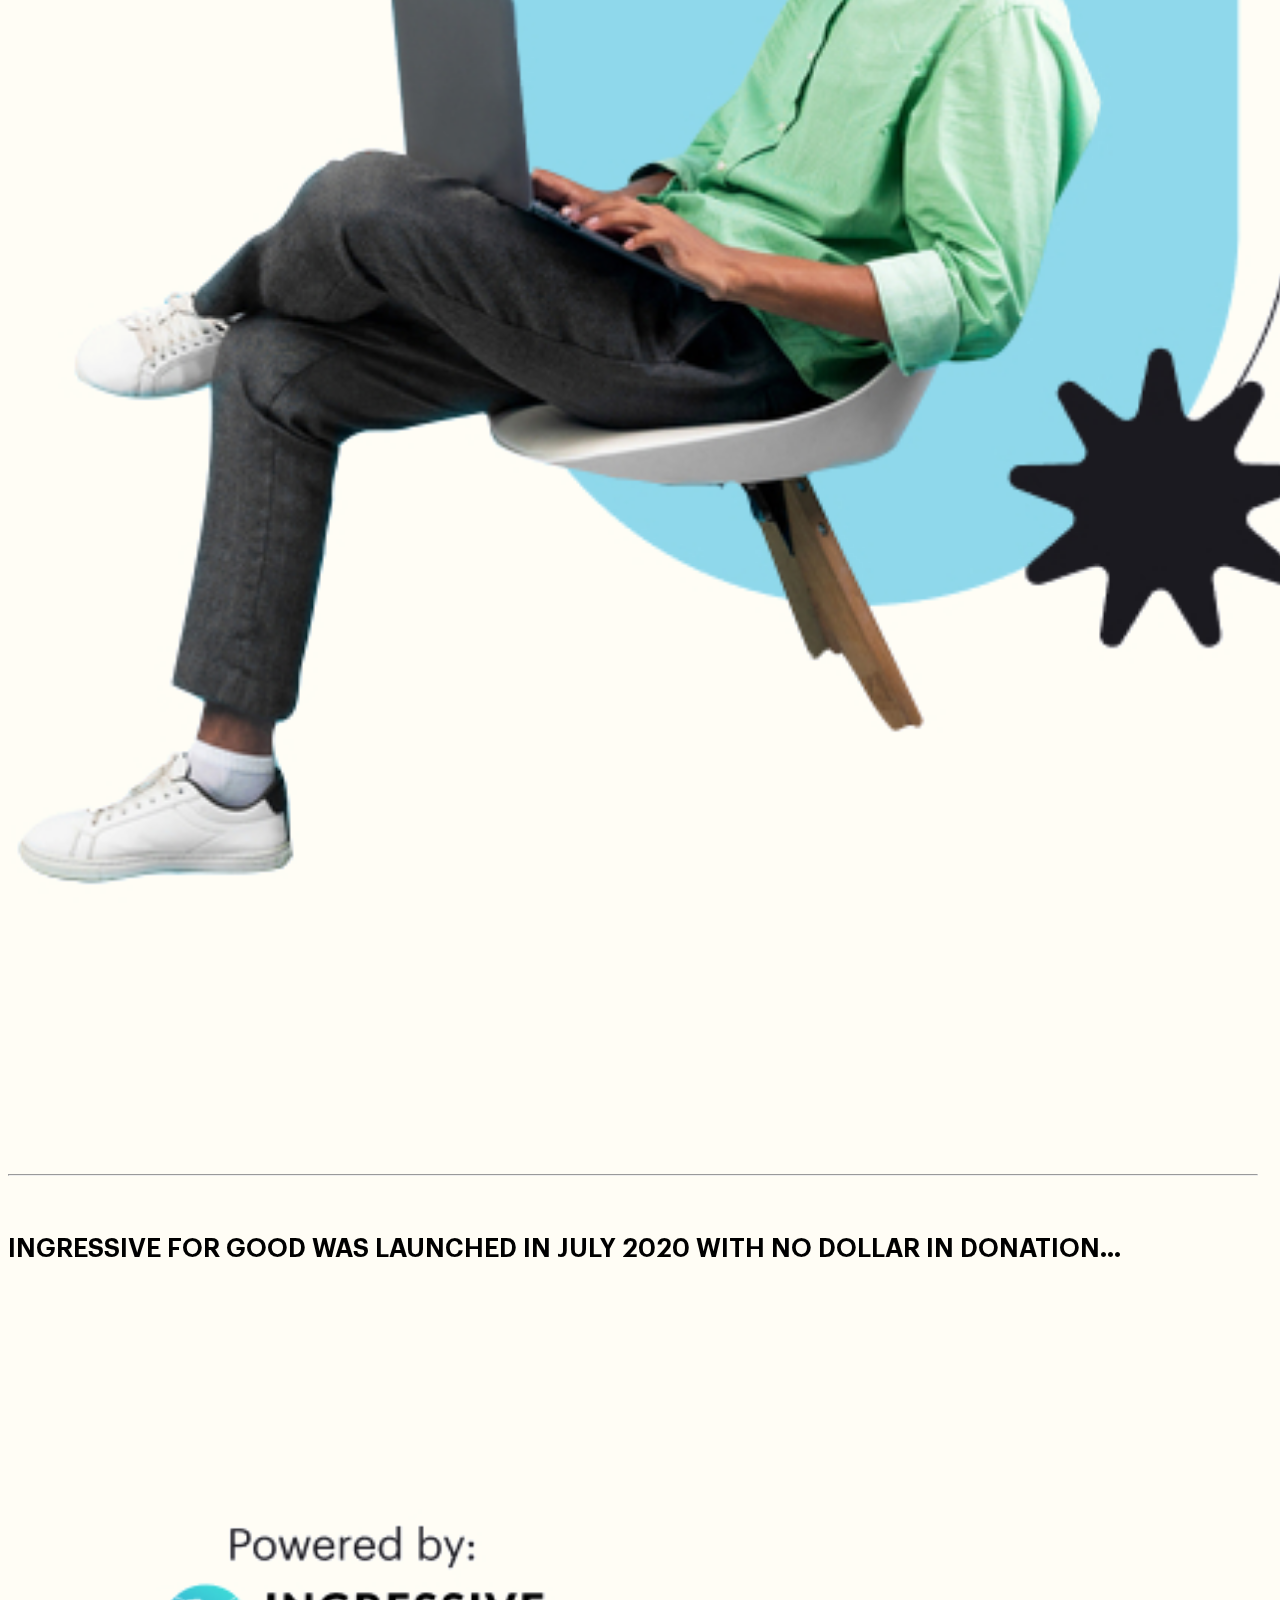
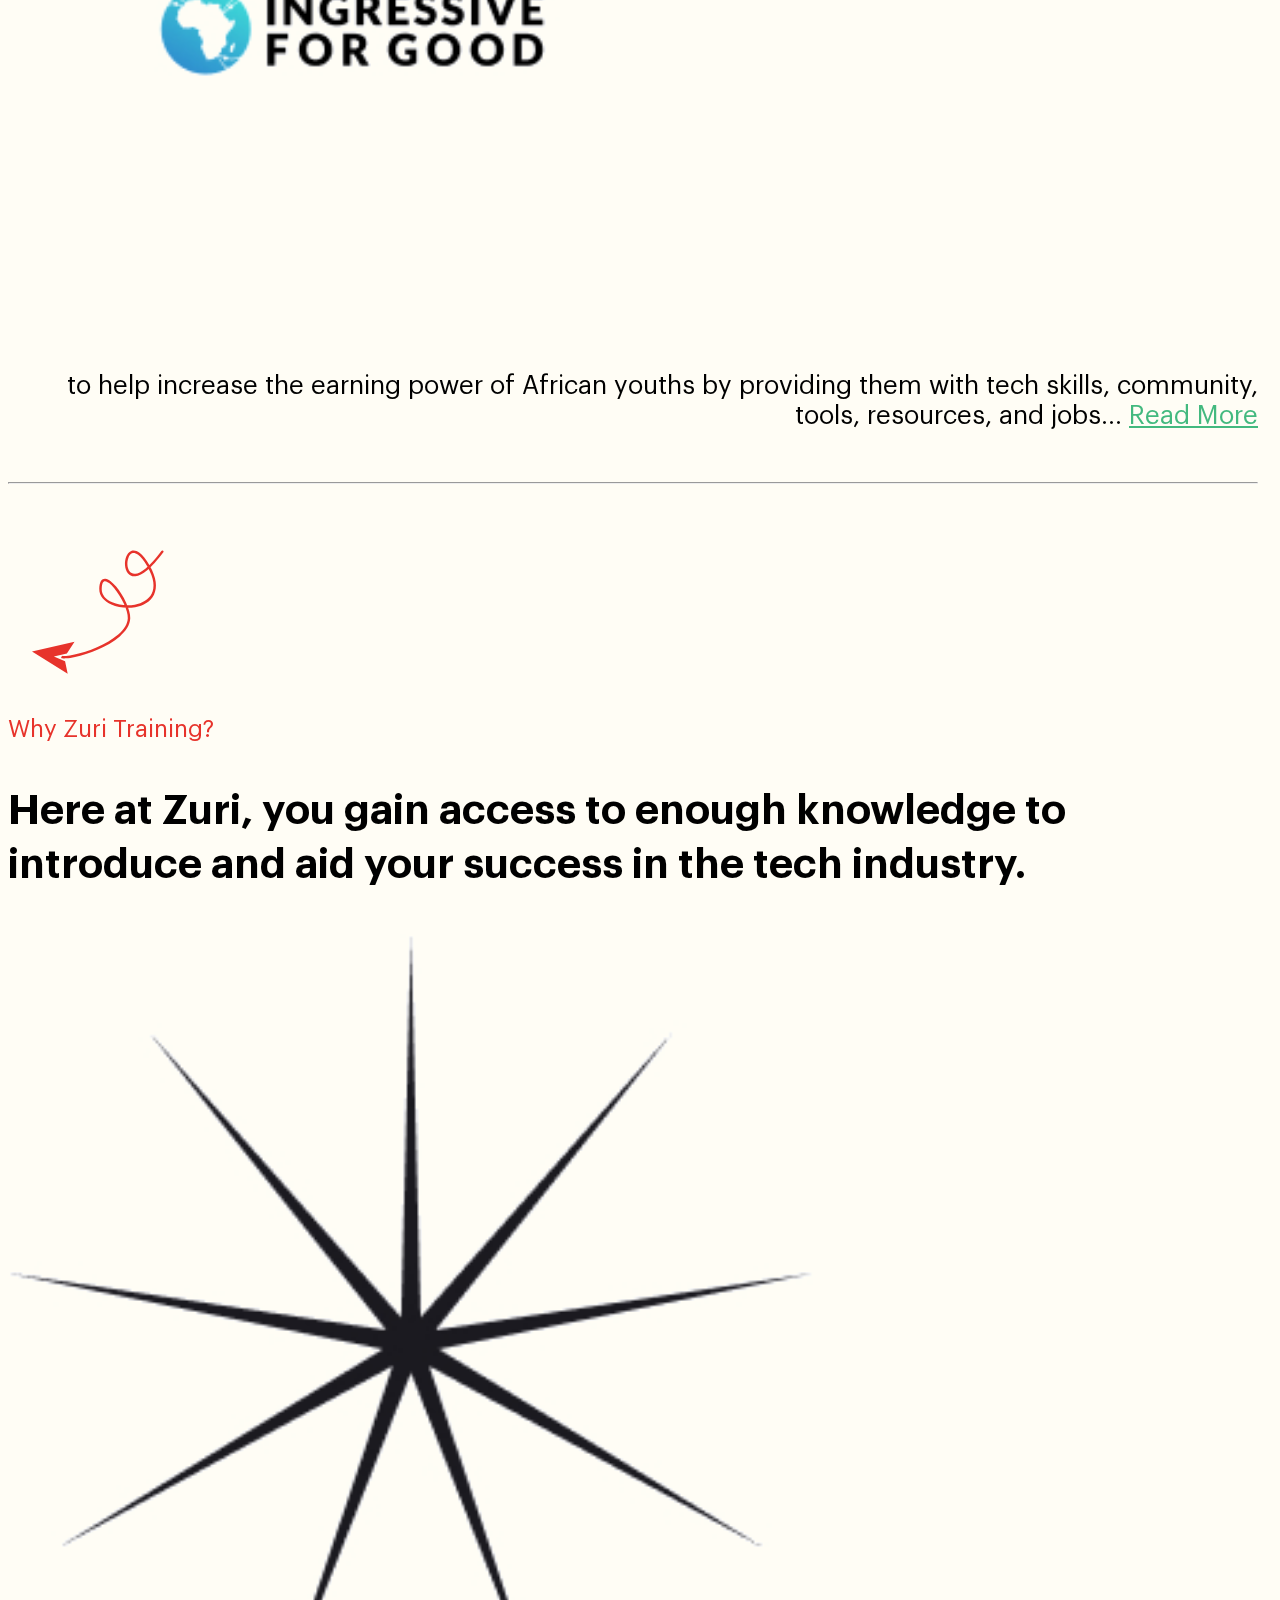
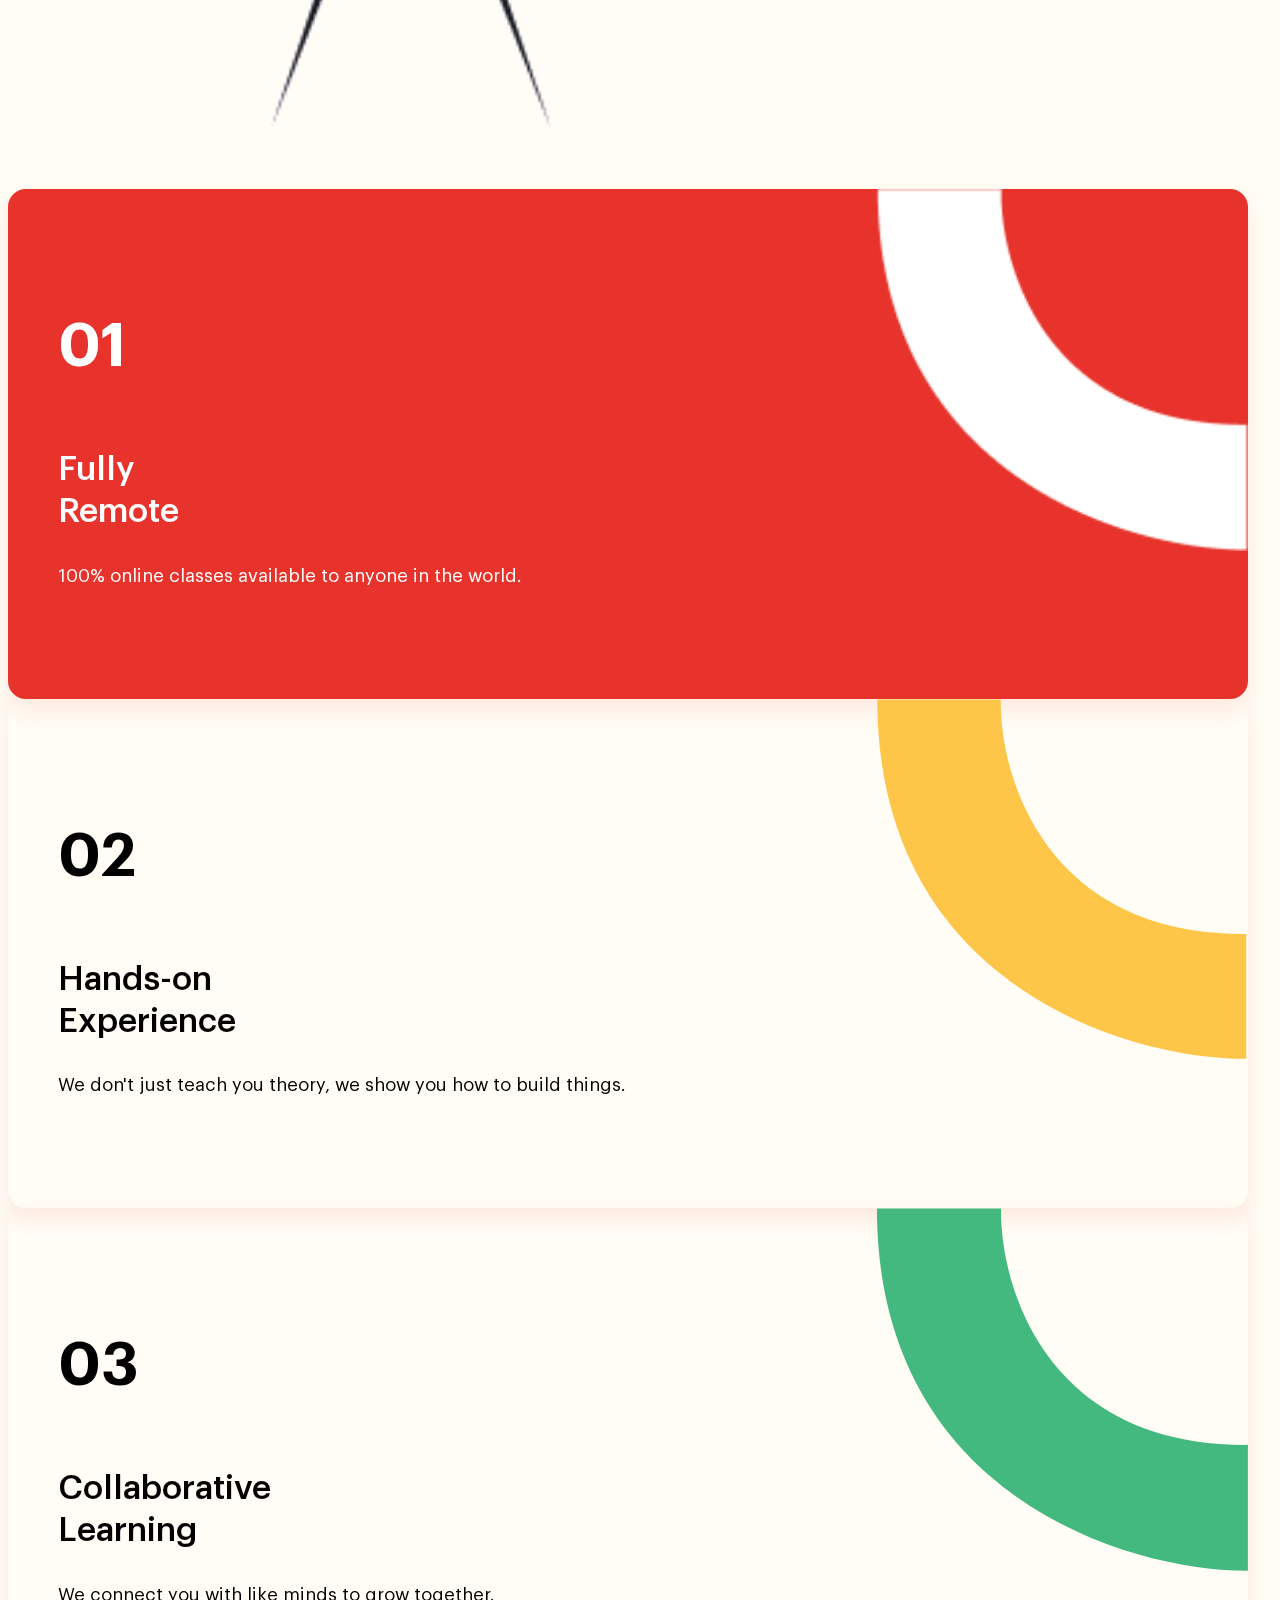
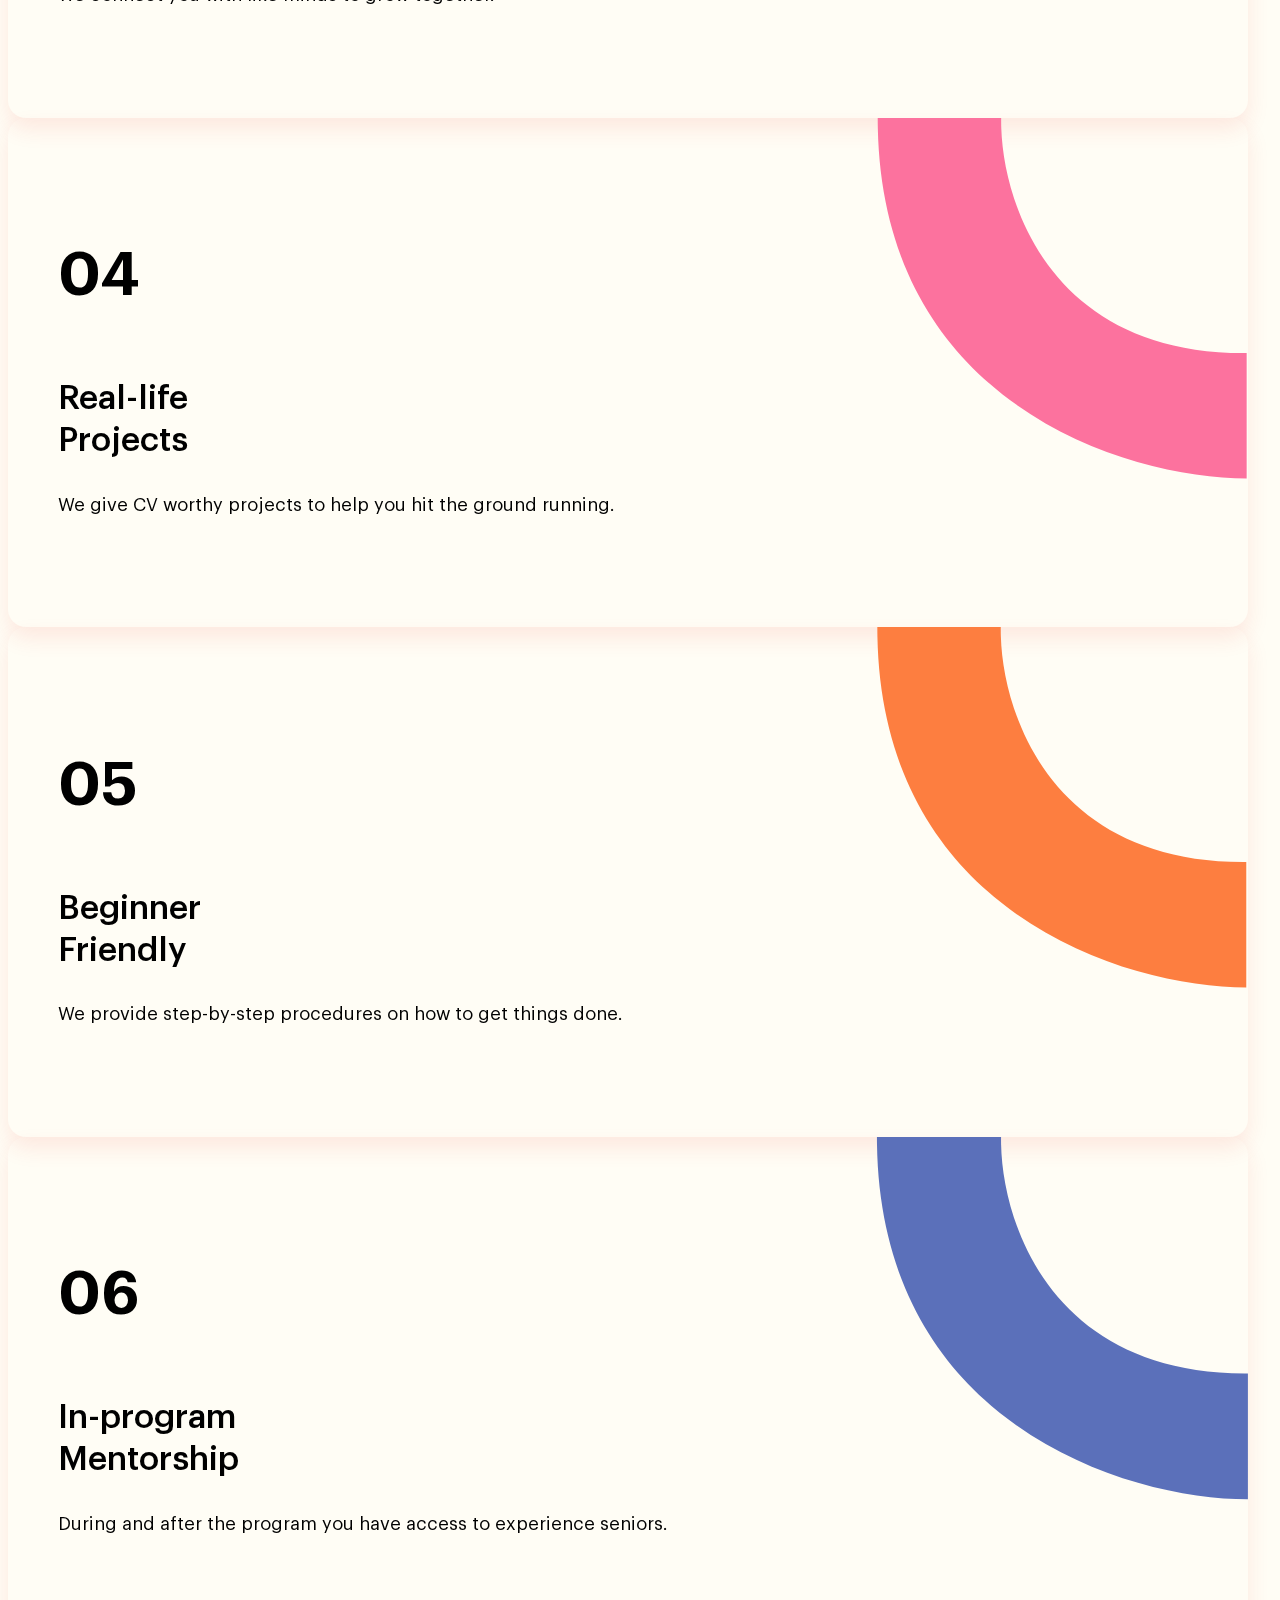
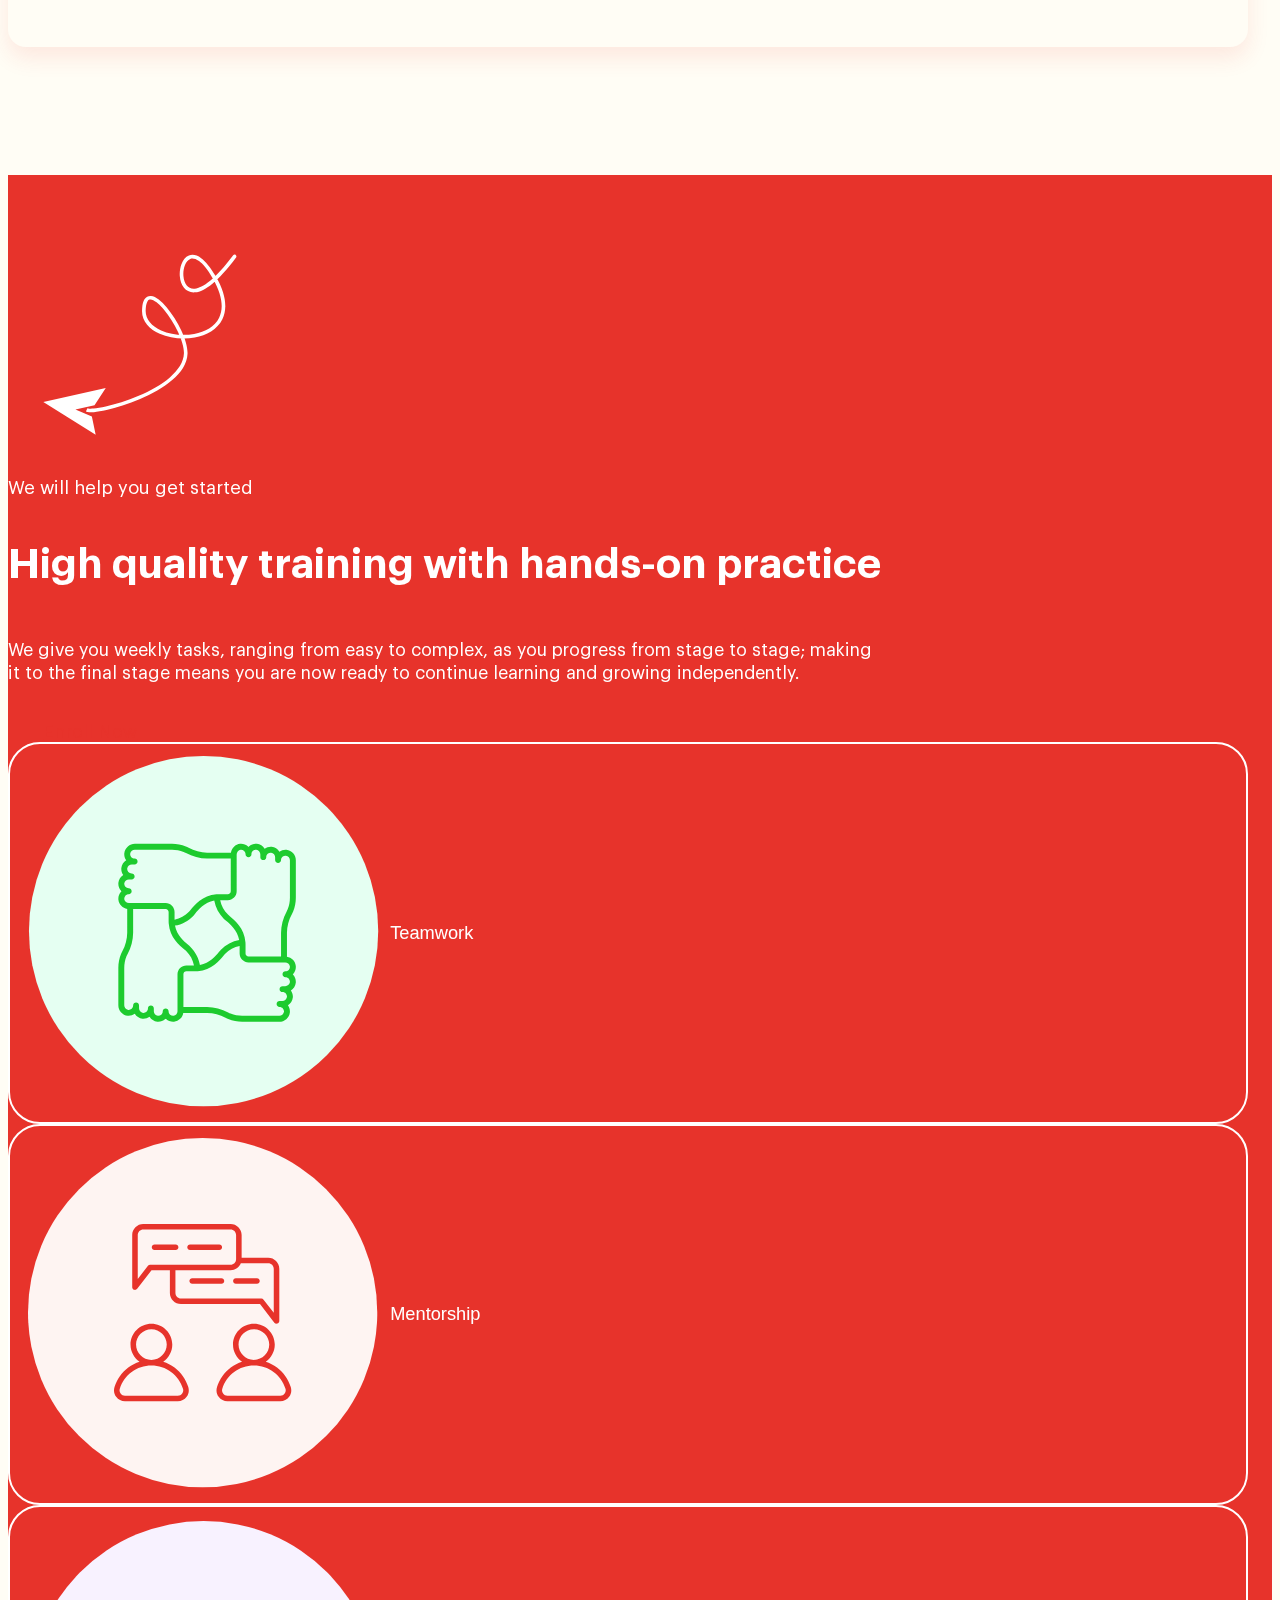
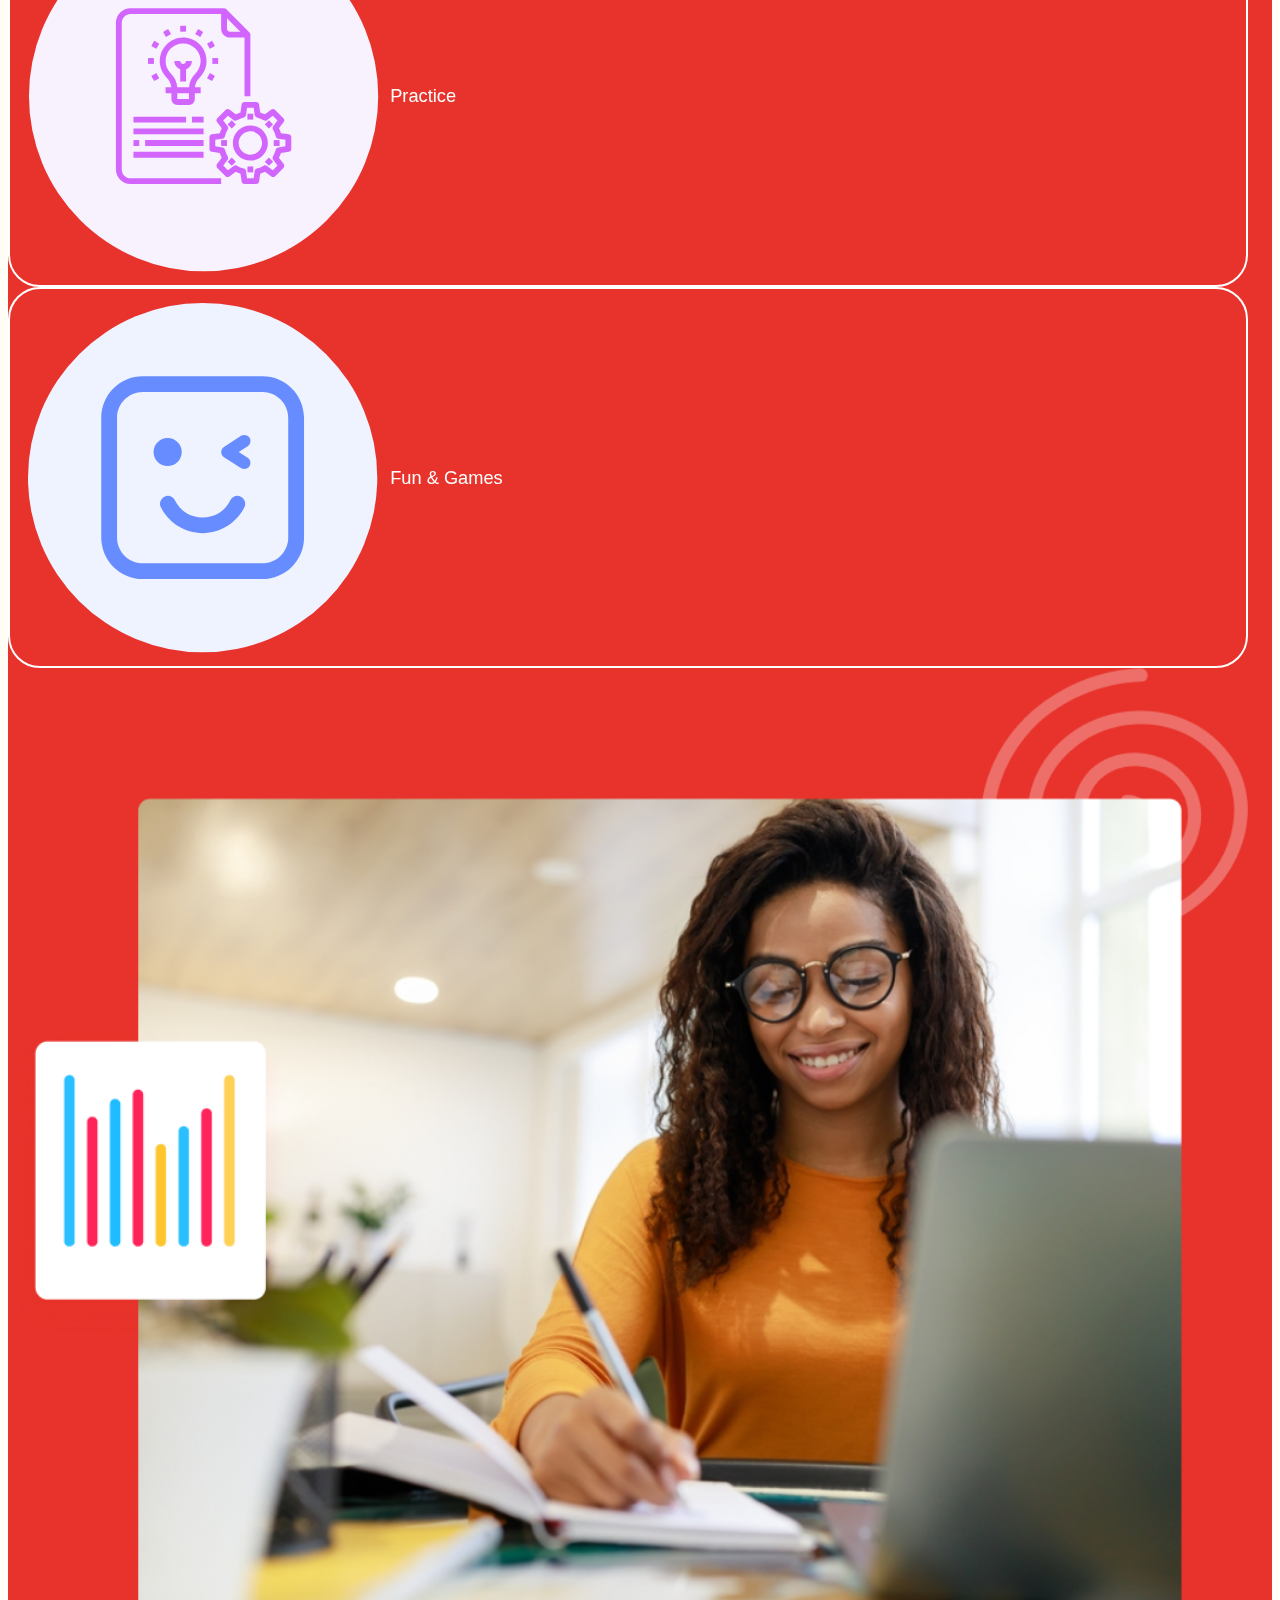
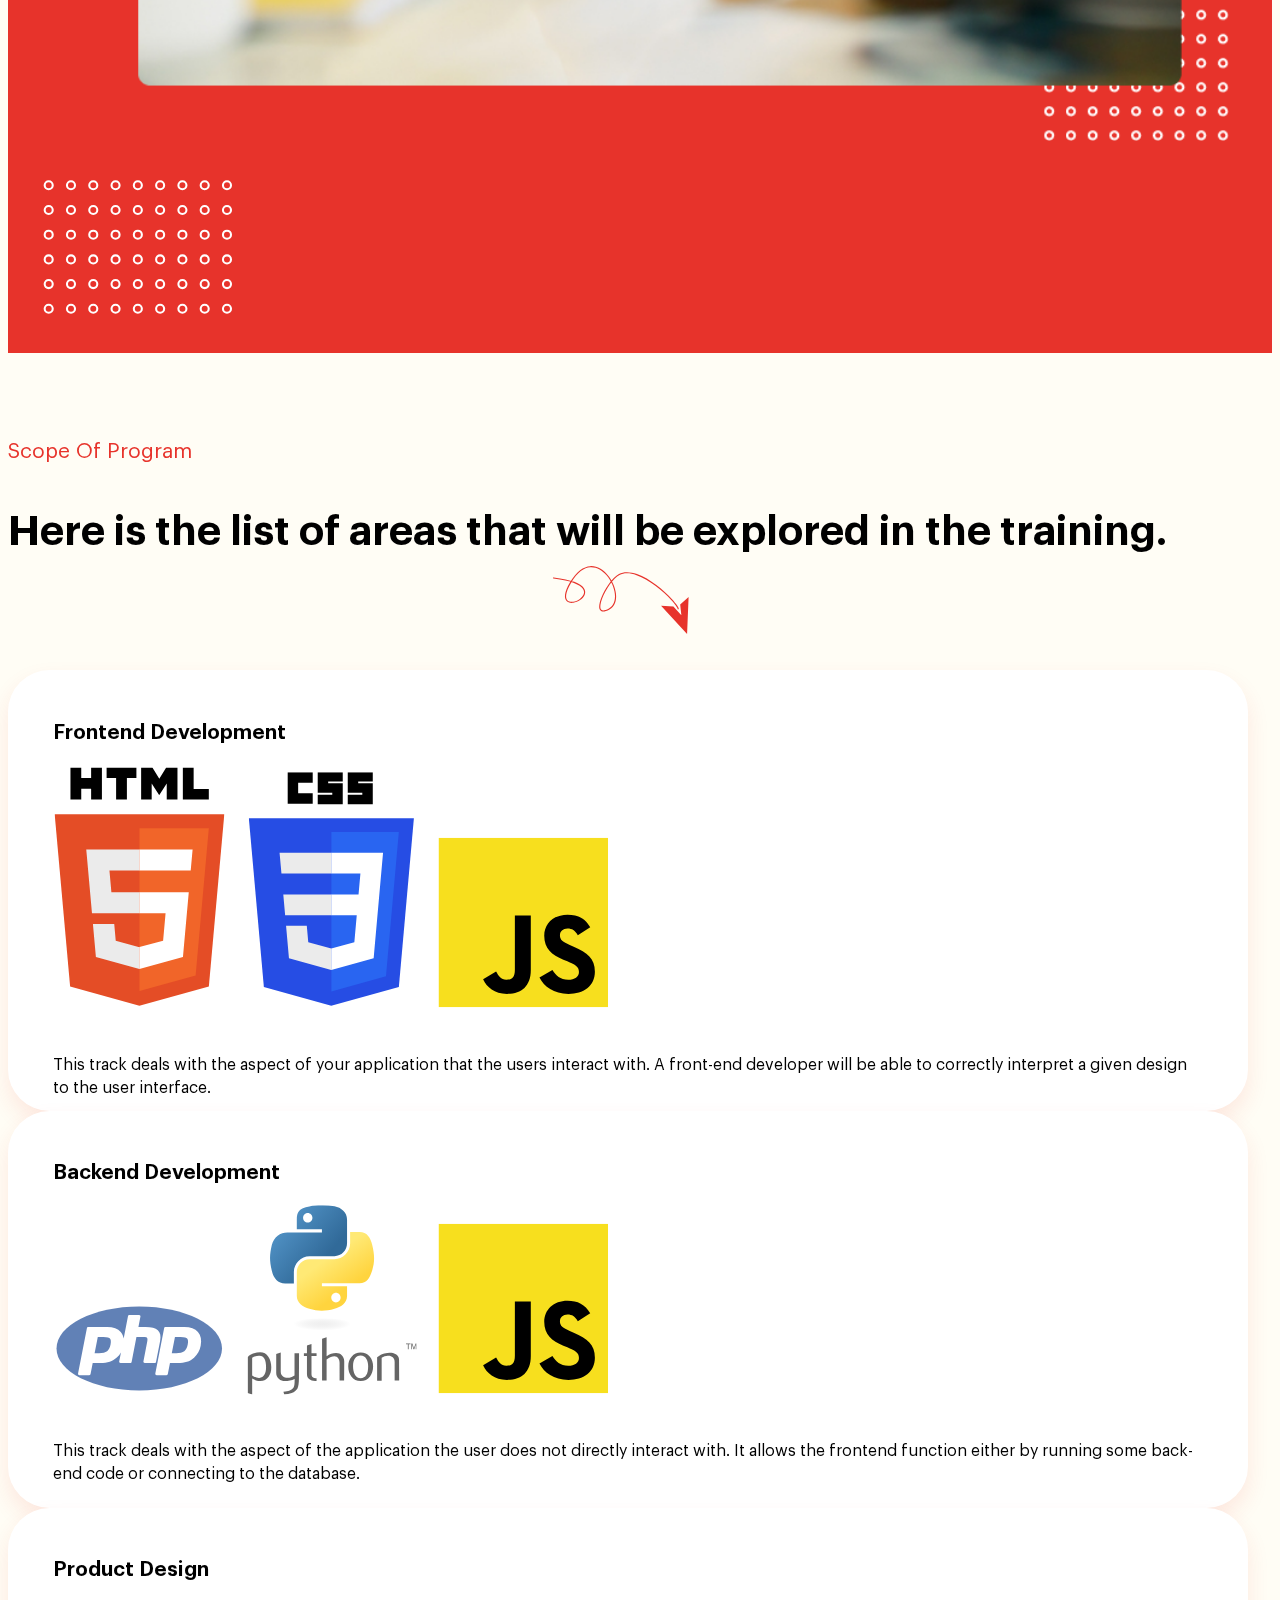
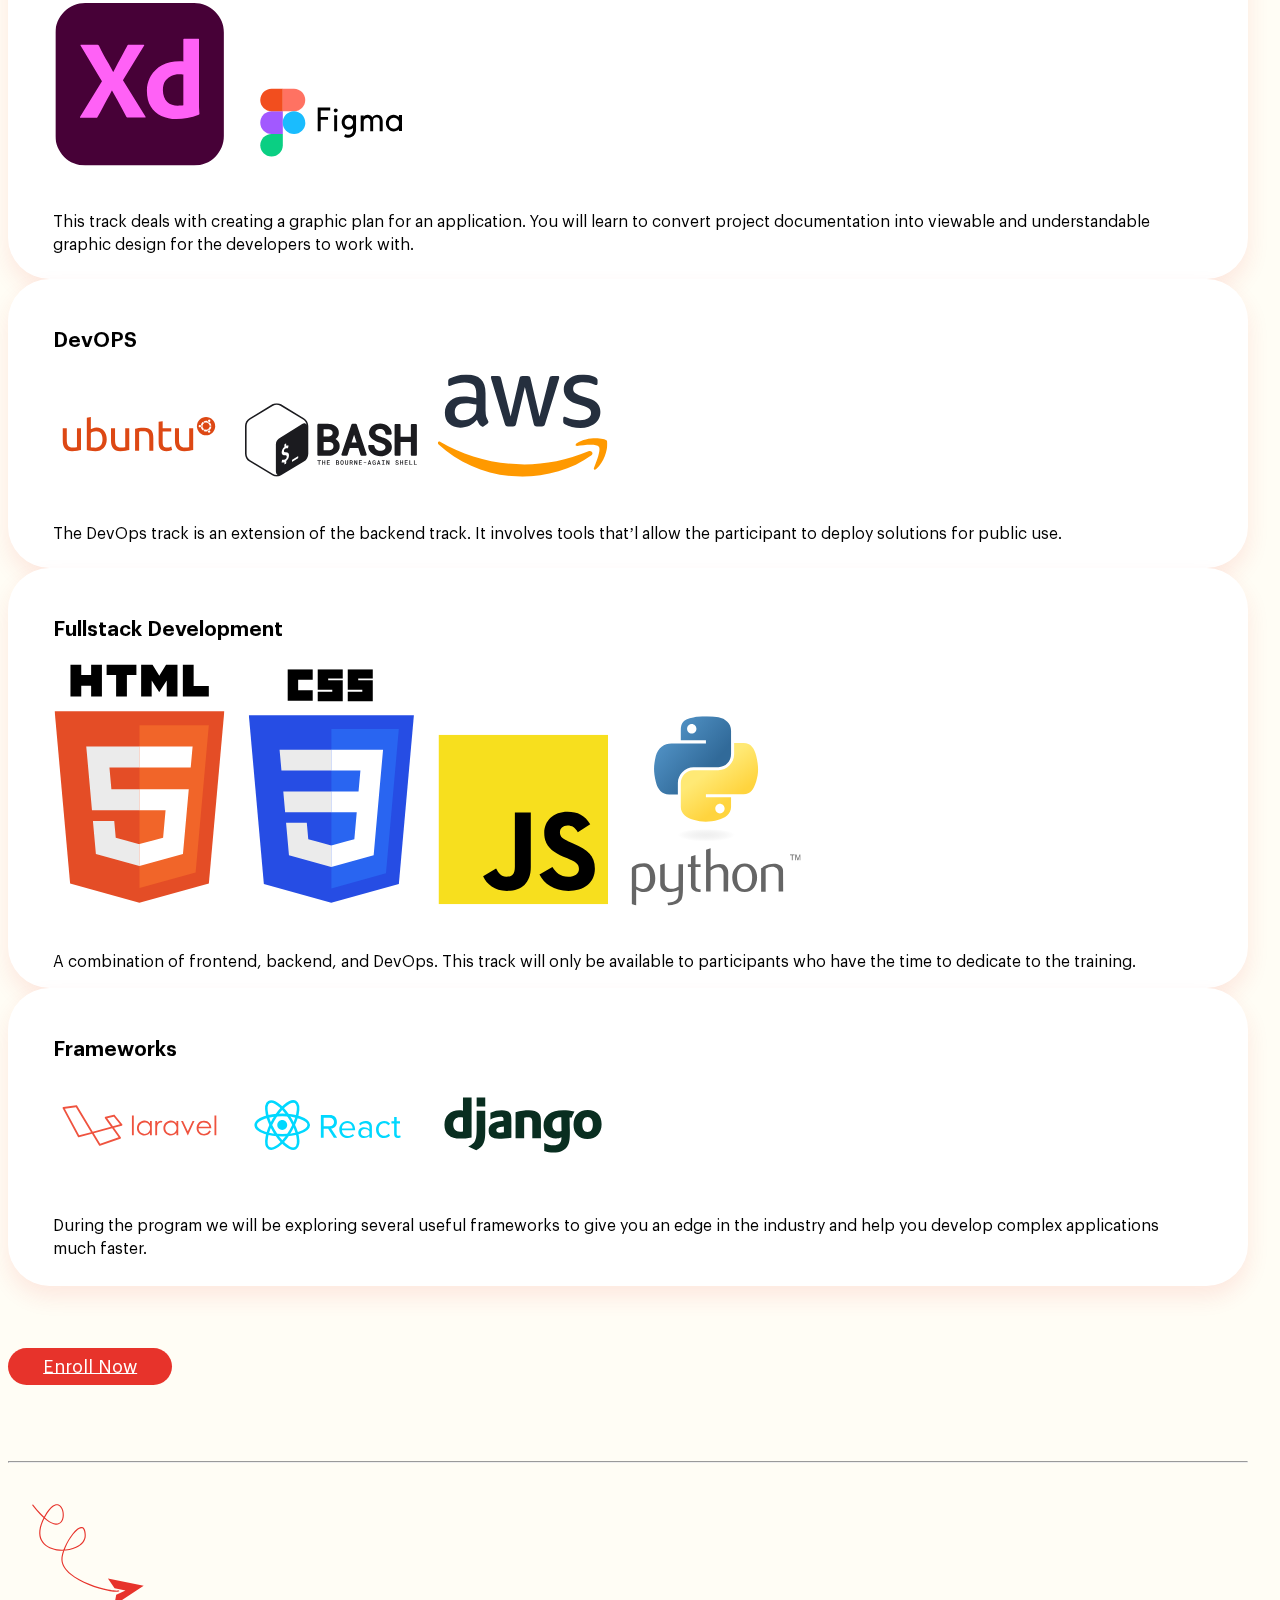
<file: zuri_clone/training.html>
<!DOCTYPE html>
<html lang="en">

<head>
    <meta charset="UTF-8">
    <meta http-equiv="X-UA-Compatible" content="IE=edge">
    <meta name="viewport" content="width=device-width, initial-scale=1.0">
    <title>Zuri</title>

    <link rel="shortcut icon" href="./public/images/favicon.png" type="image/x-icon">
    <link rel="apple-touch-icon" href="./public/images/favicon.png">

    <!-- bootsrap css -->
    <link href="https://cdn.jsdelivr.net/npm/bootstrap@5.0.2/dist/css/bootstrap.min.css" rel="stylesheet"
        integrity="sha384-EVSTQN3/azprG1Anm3QDgpJLIm9Nao0Yz1ztcQTwFspd3yD65VohhpuuCOmLASjC" crossorigin="anonymous">

    <link rel="stylesheet" href="./public/css/training.css">
</head>

<body>

    <header class="header fixed-top">
        <nav class="navbar navbar-expand-lg navbar-light">
            <div class="container-fluid custom-cont flex-nowrap">
                <a class="navbar-brand" href="./training.html">
                    <img src="./public/images/logo.svg" alt="" class="logo" style="object-fit: fill;">
                </a>
                <!-- <a class="navbar-toggler no-link" style="color: #9B1FE8 !important;" data-bs-toggle="collapse"
                    data-bs-target="#navbarNav" aria-controls="navbarNav" aria-expanded="false" aria-label="Toggle navigation">
                    <span class="navbar-toggler-icon" style="color: #9B1FE8 !important;"></span>
                </a> -->
                <div class="" id="navbarNav">
                    <!-- <ul class="navbar-nav me-auto my-2 my-lg-0 navbar-nav-scroll" style="--bs-scroll-height: 100px;">
                        <li class="nav-item">Hello</li>
                    </ul> -->
                    <ul class="flex-nowrap navbar-nav me-auto my-2 my-lg-0" style="--bs-scroll-height: 100px;">
                        <li class="d-none d-lg-inline-block me-3 me-lg-4 nav-item">
                            <a class="nav-link active" aria-current="page" href="#about">About Us</a>
                        </li>
                        <li class="d-none d-lg-inline-block me-3 me-lg-4 nav-item">
                            <a class="nav-link" aria-current="page" href="#why">Why Us?</a>
                        </li>
                        <li class="d-none d-lg-inline-block me-3 me-lg-4 nav-item">
                            <a class="nav-link" aria-current="page" href="#stacks">Stacks Covered</a>
                        </li>
                        <li class="d-none d-lg-inline-block me-3 me-lg-5 nav-item">
                            <a class="nav-link" aria-current="page" href="#faqs">FAQs</a>
                        </li>
                        <li class="nav-item">
                            <div class="thumb-btn position-relative">
                                <a class="thumb-circle bg-danger position-absolute" href="">
                                    <img class="thumb img-fluid" src="./public/images/thumbs.png" alt="thumb logo">
                                </a>
                                <a href=""
                                    class="text-btn d-inline-block text-decoration-none rounded-pill bg-danger text-center"
                                    href="./apply.html" tabindex="-1" aria-disabled="true">Enroll Now</a>
                            </div>
                        </li>
                    </ul>


                </div>
            </div>
        </nav>
    </header>

    <main>
        <section class="sect-hero container custom-cont2 mx-auto">
            <div class="row d-flex align-items-center">
                <div class="col-lg-3">
                    <div class="lady-img-cont text-center mx-auto">
                        <img src="./public/images/lady1.jpg" alt="lady1 image" class="blend-img left-img" width="100%">
                    </div>
                </div>
                <div class="col-lg-6 text-center position-relative">
                    <p class="search danger">And now your
                        search has ended...</p>
                    <p class="gain text-center mx-auto">Gain knowledge
                        to help you scale through the tech industry for free.</p>
                    <div class="coil-line-cont d-flex position-relative justify-content-end"
                        style="margin-left: -20px; margin-bottom: 28px;">
                        <img src="./public/images/line.svg" alt="" width="29%" class="position-absolute coil-line">
                    </div>
                    <p class="info mx-auto" style="width: 68%;">A basic
                        introduction to software development and product design aimed at complete beginners, which
                        anyone can join</p>
                    <div class="d-flex justify-content-center enroll-cont p-2"> <a
                            class="btn-enroll text-decoration-none bg-danger rounded-pill" tabindex="0" href="">Enroll
                            Now<span class=""></span></a>
                    </div>
                    <div class="pointer-line m-auto d-flex justify-content-end">
                        <img src="./public/images/section1wire.svg" class="line2" alt="" width="14%">
                    </div>
                    <img src="./public/images/maleface.svg" alt="" class="d-none d-lg-block line3" width="10%">
                </div>

                <div class="col-lg-3 d-none d-lg-block">
                    <div class="d-flex align-items-center">
                        <div><img src="./public/images/male1.jpg" alt="male1 image" class="blend-img right-img"></div>
                    </div>
                </div>
            </div>

            <hr class="thin-rule">
        </section>

        <section class="sect-about container custom-cont2 py-0 mx-auto" id="about">
            <div class="row">
                <div class="col-lg-4" style="display: flex; align-items: center;">
                    <p class="l-text mx-auto">Ingressive for Good was
                        launched in July 2020 with No dollar in donation...</p>
                </div>
                <div class="col-lg-4 text-center">
                    <div class="d-flex justify-content-center"><img src="./public/images/ingresive.jpg" alt=""
                            class="blend-img i4g-image"></div>
                </div>
                <div class="col-lg-4 d-flex align-items-center">
                    <p class="r-text mx-auto">to help increase the earning
                        power of African youths by providing them with tech skills, community, tools, resources, and
                        jobs...
                        <span><a href="https://ingressive.org/i4g-in-2021/" target="_blank" rel="noreferrer"
                                class="more">Read More</a> </span>
                    </p>
                </div>
            </div>
            <hr class="thin-rule">
        </section>

        <section class="sect-why container custom-cont3 py-0 mx-auto pt-5" id="why">
            <div class="row">
                <div class="col-md-7">
                    <div class="d-flex justify-content-center"><img src="./public/images/section3wire.svg" alt=""
                            width="15%"></div>
                    <div>
                        <p class="why-title danger">Why Zuri
                            Training?</p>
                        <p class="why-text">Here at Zuri,
                            you gain access to enough knowledge to introduce and aid your success in the tech industry.
                        </p>
                    </div>
                </div>
                <div class="col-md-5 d-flex flex-column justify-content-center align-items-center">
                    <div class="d-flex justify-content-start star-cont">
                        <img src="./public/images/Star.jpg" alt="" class="blend-img" width="65%">
                    </div>
                </div>
            </div>
        </section>

        <section class="sect-boxes container custom-cont3 mx-auto">
            <div class="row gy-4">
                <div class="col-lg-4 col-md-6">
                    <div class="boxes box1 bg-danger"><img class="boxes-curve" src="./public/images/curve1.png" alt="">
                        <p class="boxes-num">01</p>
                        <p class="boxes-title">Fully <br> Remote</p>
                        <p class="boxes-text">100% online classes available to
                            anyone in the world.</p>
                    </div>
                </div>
                <div class="col-lg-4 col-md-6">
                    <div class="boxes box2 bg-white"><img class="boxes-curve" src="./public/images/curve.svg" alt="">
                        <p class="boxes-num">02</p>
                        <p class="boxes-title">Hands-on <br> Experience</p>
                        <p class="boxes-text">We don't just teach you theory,
                            we show you how to build things.</p>
                    </div>
                </div>
                <div class="col-lg-4 col-md-6">
                    <div class="boxes box2 bg-white"><img class="boxes-curve" src="./public/images/curve3.svg" alt="">
                        <p class="boxes-num">03</p>
                        <p class="boxes-title">Collaborative <br> Learning</p>
                        <p class="boxes-text">We connect you with like minds
                            to grow together.</p>
                    </div>
                </div>
                <div class="col-lg-4 col-md-6">
                    <div class="boxes box2 bg-white"><img class="boxes-curve" src="./public/images/curve4.svg" alt="">
                        <p class="boxes-num">04</p>
                        <p class="boxes-title">Real-life <br> Projects</p>
                        <p class="boxes-text">We give CV worthy projects to
                            help you hit the ground running.</p>
                    </div>
                </div>
                <div class="col-lg-4 col-md-6">
                    <div class="boxes box2 bg-white"><img class="boxes-curve" src="./public/images/curve5.svg" alt="">
                        <p class="boxes-num">05</p>
                        <p class="boxes-title">Beginner <br> Friendly</p>
                        <p class="boxes-text">We provide step-by-step
                            procedures on how to get things done.</p>
                    </div>
                </div>
                <div class="col-lg-4 col-md-6">
                    <div class="boxes box2 bg-white"><img class="boxes-curve" src="./public/images/curve6.svg" alt="">
                        <p class="boxes-num">06</p>
                        <p class="boxes-title">In-program<br> Mentorship</p>
                        <p class="boxes-text">During and after the program
                            you have access to experience seniors.</p>
                    </div>
                </div>
            </div>
        </section>

        <section class="sect-services bg-danger">
            <div class="custom-cont3 container">
                <div class="row">
                    <div class="services-boxes col-lg-5  text-left">
                        <div class="w-75 position-relative d-flex justify-content-end">
                            <img src="./public/images/section5wire.svg" class="pointer-line" alt="" width="22%">
                        </div>
                        <p class="services-title-1">We will help you get
                            started</p>
                        <p class="services-title-2">High quality
                            training with hands-on practice</p>
                        <p class="services-text">We give you weekly
                            tasks, ranging from easy to complex, as you progress from stage to stage; making it to the
                            final
                            stage means you are now ready to continue learning and growing independently.</p>
                        <a class="btn-enroll-white text-center text-decoration-none danger bg-white rounded-pill"
                            href="">Enroll Now<span class=""></span></a>
                        <div class="row gy-4 mt-4">
                            <div class="col-lg-6 col-md-3 col-6">
                                <button class="services-button rounded-pill" type="button">
                                    <img src="./public/images/hand.svg" class="services-button-icons" alt="">
                                    <p class="m-0">Teamwork</p>
                                </button>
                            </div>
                            <div class="col-lg-6 col-md-3 col-6">
                                <button class="services-button rounded-pill" tabindex="0" type="button">
                                    <img src="./public/images/mentor.svg" class="services-button-icons" alt="">
                                    <p class="m-0">Mentorship</p>
                                </button>
                            </div>
                            <div class="col-lg-6 col-md-3 col-6">
                                <button class="services-button rounded-pill" tabindex="0" type="button">
                                    <img src="./public/images/practice.svg" class="services-button-icons" alt="">
                                    <p class="m-0">Practice</p>
                                </button>
                            </div>
                            <div class="col-lg-6 col-md-3 col-6">
                                <button class="services-button rounded-pill" tabindex="0" type="button">
                                    <img src="./public/images/games.svg" class="services-button-icons" alt="">
                                    <p class="m-0">Fun &amp; Games</p>
                                </button>
                            </div>
                        </div>
                    </div>
                    <div class="col-lg-7">
                        <div><img src="./public/images/section5-image.png" alt="" width="100%"></div>
                    </div>
                </div>
            </div>
            <div><img class="dotsection" src="./public/images/dotsection5.svg" alt="" width="15%"
                    style="padding: 35px;">
            </div>
        </section>

        <section class="sect-stacks container custom-cont3 mx-auto" id="stacks">
            <div class="row gy-4">
                <div class="col-md-6 me-md-auto">
                    <div>
                        <p class="stack-title mt-0 mb-2 danger">Scope Of Program</p>
                        <p class="stack-text">Here is the list of areas that will be explored in the training.</p>
                    </div>
                </div>                
            </div>
            <div style="display: flex; justify-content: center;">
                <img src="./public/images/section6.svg" alt="" class="stack-pointer" id="frontend" width="13%">
            </div>
            <div class="row gy-4">
                <div class="col-lg-4 col-md-6 col-12">
                    <div class="boxes">
                        <p class="stack-box-title">Frontend Development</p>
                        <div class="d-flex stack-logo-cont">
                            <img src="./public/images/html.svg" alt="">
                            <img src="./public/images/css-3 logo.svg" alt="">
                            <img src="./public/images/javascript logo.svg" alt="">
                        </div>
                        <p class="stack-box-text " style="margin-bottom: 5px;">
                            This track deals with the aspect of your application that the
                            users interact with. A front-end developer will be able to correctly interpret a given
                            design to the user interface.</p>
                    </div>
                </div>
                <div class="col-lg-4 col-md-6 col-12">
                    <div class="boxes" id="backend">
                        <p class="stack-box-title">Backend Development</p>
                        <div class="d-flex stack-logo-cont">
                            <img src="./public/images/php2 logo.svg" alt="">
                            <img src="./public/images/python-4 logo.svg" alt="">
                            <img src="./public/images/javascript logo.svg" alt="">
                        </div>
                        <p class="stack-box-text ">This track deals with the
                            aspect of the application the user does not directly interact with. It allows the frontend
                            function either by running some back-end code or connecting to the database.</p>
                    </div>
                </div>
                <div class="col-lg-4 col-md-6 col-12">
                    <div class="boxes" id="design">
                        <p class="stack-box-title">Product Design</p>
                        <div class="d-flex stack-logo-cont">
                            <img src="./public/images/adobe-xd logo.svg" alt="">
                            <img src="./public/images/Figma logo.svg" alt="">
                        </div>
                        <p class="stack-box-text ">This track deals with
                            creating a graphic plan for an application. You will learn to convert project documentation
                            into viewable and understandable graphic design for the developers to work with.</p>
                    </div>
                </div>
                <div class="col-lg-4 col-md-6 col-12">
                    <div class="boxes" id="devops">
                        <p class="stack-box-title">DevOPS</p>
                        <div class="d-flex stack-logo-cont">
                            <img src="./public/images/Ubuntu logo.svg" alt="">
                            <img src="./public/images/Bash logo.svg" alt="">
                            <img src="./public/images/aws logo.svg" alt="">
                        </div>
                        <p class="stack-box-text ">The DevOps track is an
                            extension of the backend track. It involves tools that’l allow the participant to deploy
                            solutions for public use.</p>
                    </div>
                </div>
                <div class="col-lg-4 col-md-6 col-12">
                    <div class="boxes" id="fullstack">
                        <p class="stack-box-title">Fullstack Development</p>
                        <div class="d-flex stack-logo-cont">
                            <img src="./public/images/html.svg" alt="">
                            <img src="./public/images/css-3 logo.svg" alt="">
                            <img src="./public/images/javascript logo.svg" alt="">
                            <img src="./public/images/python-4 logo.svg" alt="">
                        </div>
                        <p class="stack-box-text" style="margin-bottom: 8px;">A
                            combination of frontend, backend, and DevOps. This track will
                            only be available to participants who have the time to dedicate to the training.</p>
                    </div>
                </div>
                <div class="col-lg-4 col-md-6 col-12" id="framework">
                    <div class="boxes">
                        <p class="stack-box-title">Frameworks</p>
                        <div class="d-flex stack-logo-cont">
                            <img src="./public/images/Laravel logo.svg" alt="">
                            <img src="./public/images/React logo.svg" alt="">
                            <img src="./public/images/Django logo.svg" alt="">
                        </div>
                        <p class="stack-box-text" style="margin-bottom: 20px;">
                            During the program we will be exploring several useful
                            frameworks to give you an edge in the industry and help you develop complex applications
                            much faster.</p>
                    </div>
                </div>
            </div>
            <div class="d-flex justify-content-center" style="margin-bottom: 85px; margin-top: 70px;">
                <a class="btn-enroll rounded-pill bg-danger text-decoration-none" tabindex="0" href="">Enroll Now<span
                        class=""></span></a>
            </div>
            <hr class="thin-rule">
            </div>
        </section>


        <section class="sect-faqs container accordion-cont mx-auto" id="faqs">
            <div class="faq-pointer-cont">
                <img src="./public/images/section7wire.svg" width="15%" alt="" class="faq-pointer">
            </div>
            <div>
                <p class="faq-title danger text-center">Got Questions?</p>
                <p class="faq-text text-center">Frequently Asked Questions</p>
            </div>

            <div class="accordion accordion-flush" id="accordionFlushExample">
                <div class="accordion-item">
                    <h2 class="accordion-header" id="flush-headingOne">
                        <a class="accordion-button collapsed" type="button" data-bs-toggle="collapse"
                            data-bs-target="#flush-collapseOne" aria-expanded="false" aria-controls="flush-collapseOne">
                            Would I have to pay to enroll for the training?
                        </a>
                    </h2>
                    <div id="flush-collapseOne" class="accordion-collapse collapse" aria-labelledby="flush-headingOne"
                        data-bs-parent="#accordionFlushExample">
                        <div class="accordion-body">No, the program is completely
                            free thanks to Ingressive For Good</div>
                    </div>
                </div>
                <div class="accordion-item">
                    <h2 class="accordion-header" id="flush-headingTwo">
                        <a class="accordion-button collapsed" type="button" data-bs-toggle="collapse"
                            data-bs-target="#flush-collapseTwo" aria-expanded="false" aria-controls="flush-collapseTwo">
                            What are
                            the things I would need to participate?
                        </a>
                    </h2>
                    <div id="flush-collapseTwo" class="accordion-collapse collapse" aria-labelledby="flush-headingTwo"
                        data-bs-parent="#accordionFlushExample">
                        <div class="accordion-body">You'll need a laptop, internet
                            connection and the willingness to learn through collaboration and mentorship.</div>
                    </div>
                </div>
                <div class="accordion-item">
                    <h2 class="accordion-header" id="flush-headingThree">
                        <a class="accordion-button collapsed" type="button" data-bs-toggle="collapse"
                            data-bs-target="#flush-collapseThree" aria-expanded="false"
                            aria-controls="flush-collapseThree">
                            What
                            happens if i join and I’m not active?
                        </a>
                    </h2>
                    <div id="flush-collapseThree" class="accordion-collapse collapse"
                        aria-labelledby="flush-headingThree" data-bs-parent="#accordionFlushExample">
                        <div class="accordion-body">Participants who join the
                            program and stop engaging will be given the chance to catch up. You'll also be assigned
                            a 'study-mate' and mentor to help you. However, there is the possibility of not being
                            promoted to the next stage if you remain inactive for too long</div>
                    </div>
                </div>

                <div class="accordion-item">
                    <h2 class="accordion-header" id="flush-headingFour">
                        <a class="accordion-button collapsed" type="button" data-bs-toggle="collapse"
                            data-bs-target="#flush-collapseFour" aria-expanded="false"
                            aria-controls="flush-collapseFour">
                            Can I
                            switch from the part-time track to full-time and vice versa?
                        </a>
                    </h2>
                    <div id="flush-collapseFour" class="accordion-collapse collapse" aria-labelledby="flush-headingFour"
                        data-bs-parent="#accordionFlushExample">
                        <div class="accordion-body">Unfortunately, no, you cannot switch from part-time to full-time and
                            vice-versa</div>
                    </div>
                </div>

                <div class="accordion-item">
                    <h2 class="accordion-header" id="flush-headingFive">
                        <a class="accordion-button collapsed" type="button" data-bs-toggle="collapse"
                            data-bs-target="#flush-collapseFive" aria-expanded="false"
                            aria-controls="flush-collapseFive">
                            Will I
                            get paid?
                        </a>
                    </h2>
                    <div id="flush-collapseFive" class="accordion-collapse collapse" aria-labelledby="flush-headingFive"
                        data-bs-parent="#accordionFlushExample">
                        <div class="accordion-body">We reward some participants who complete tasks early, however, this
                            is
                            not a weekly
                            reward. All the work that will be done during the program are hypothetical.</div>
                    </div>
                </div>
            </div>

            <div class="d-flex flex-wrap justify-content-center align-items-center py-5">
                <p class="mb-0 mt-2" style="padding-right: 15px;">Still got questions?</p>
                <div class="mt-2 d-flex justify-content-center">
                    <a href="#" class="bg-danger btn-enroll text-decoration-none text-center rounded-pill d-block"
                        target="_blank">
                        <svg class="twitter-svg" focusable="false" aria-hidden="true" viewBox="0 0 24 24">
                            <path
                                d="M22.46 6c-.77.35-1.6.58-2.46.69.88-.53 1.56-1.37 1.88-2.38-.83.5-1.75.85-2.72 1.05C18.37 4.5 17.26 4 16 4c-2.35 0-4.27 1.92-4.27 4.29 0 .34.04.67.11.98C8.28 9.09 5.11 7.38 3 4.79c-.37.63-.58 1.37-.58 2.15 0 1.49.75 2.81 1.91 3.56-.71 0-1.37-.2-1.95-.5v.03c0 2.08 1.48 3.82 3.44 4.21a4.22 4.22 0 0 1-1.93.07 4.28 4.28 0 0 0 4 2.98 8.521 8.521 0 0 1-5.33 1.84c-.34 0-.68-.02-1.02-.06C3.44 20.29 5.7 21 8.12 21 16 21 20.33 14.46 20.33 8.79c0-.19 0-.37-.01-.56.84-.6 1.56-1.36 2.14-2.23z">
                            </path>
                        </svg>
                        <span class="">Tweet them at us</span>
                    </a>
                </div>
            </div>
        </section>
        <hr class="custom-cont3 mx-auto thin-rule">

        <section class="sect-struct container pt-4 struct-cont mx-auto position-relative">

            <div class="d-flex justify-content-start w-75 m-auto" id="what-we-do">
                <img class="struct-wire" src="./public/images/section7wire.svg" alt="" width="15%">
            </div>
            <div class="line-cont2 d-flex justify-content-end m-auto">
                <img src="./public/images/Star1.svg" alt="" width="12%" class="box8-image">
            </div>
            <div class="struct-heading text-center">
                <p class="struct-title1 danger">Structure</p>
                <p class="struct-title2 my-0 pb-3" style="padding-bottom: 20px;">Program Structure</p>
                <p class="struct-text" style="padding-bottom: 60px;">There are 2 broad paths in this program based on
                    your availability.</p>
            </div>

            <div class="row g-5 position-relative">
                <img src="./public/images/move.svg" alt="" class="plain-shape">
                <div class="col-md-6 col-sm-12">
                    <div class="boxes box1">
                        <p class="title">Full-time</p>
                        <p class="text">Requires at least 25
                            hours weekly on program content.</p>

                        <p class="list-header">Available Tracks:</p>
                        <ul type="disc">
                            <li>Full Stack: Backend
                                (Python, JavaScript), Frontend (HTML, CSS, JavaScript) &amp; DevOps</li>
                            <li>Design: Figma, Adobe
                                XD</li>
                        </ul>
                        <p class="list-header">Phases:</p>
                        <ul type="disc">
                            <li>Training Phase</li>
                            <li>Project Phase</li>
                        </ul>
                        <p class="list-header">Post Program:</p>
                        <ul type="disc">
                            <li>Certification of
                                Attendance</li>
                            <li><a href="" style="color: #ffffff;">Zuri Internship</a> <img
                                    src="./public/images/clarity.svg" alt="" width="15px" data-bs-toggle="modal"
                                    data-bs-target="#intership-md"></li>

                            <!-- intership modal -->
                            <div class="modal fade" id="intership-md" data-bs-keyboard="false" tabindex="-1"
                                aria-labelledby="intershipLabel" aria-hidden="true">
                                <div class="modal-dialog modal-dialog-centered">
                                    <div class="modal-content">
                                        <div class="modal-header border-0">
                                            <h5 class="modal-title" id="intershipLabel">Zuri Internship Is Optional</h5>
                                            <button type="button" class="btn-close text-danger" data-bs-dismiss="modal"
                                                aria-label="Close"></button>
                                        </div>
                                        <div class="modal-body">
                                            <h6>What do we mean by this?</h6>

                                            <p>The Zuri Internship is another level of training that places the
                                                participants
                                                in a work simulation. It is not paid work; it’s a short training program
                                                to
                                                get participants ready for actual jobs. There will be cash rewards for a
                                                job
                                                well done.</p>
                                        </div>

                                    </div>
                                </div>
                            </div>

                            <li>Laptop Reward (upgrade
                                or new one) <img src="./public/images/clarity.svg" alt="" width="15px"
                                    data-bs-toggle="modal" data-bs-target="#reward-md"></li>

                            <!-- reward modal -->
                            <div class="modal fade" id="reward-md" data-bs-keyboard="false" tabindex="-1"
                                aria-labelledby="rewardLabel" aria-hidden="true">
                                <div class="modal-dialog modal-dialog-centered">
                                    <div class="modal-content">
                                        <div class="modal-header border-0">
                                            <h5 class="modal-title" id="rewardLabel">Laptop Reward (Upgrade Or New One)
                                            </h5>
                                            <button type="button" class="btn-close text-danger" data-bs-dismiss="modal"
                                                aria-label="Close"></button>
                                        </div>
                                        <div class="modal-body">
                                            <h6>What do we mean by this?</h6>

                                            <p>We will be working with our partners on how to get laptops for
                                                exceptional
                                                participants who genuinely need a better device. This is not for
                                                everyone,
                                                and we will only do this if we can get partners to fund / or donate.</p>
                                        </div>

                                    </div>
                                </div>
                            </div>

                            <li>Job Placement <img src="./public/images/clarity.svg" alt="" width="15px"
                                    data-bs-toggle="modal" data-bs-target="#job-md"></li>
                            <!-- job modal -->
                            <div class="modal fade" id="job-md" data-bs-keyboard="false" tabindex="-1"
                                aria-labelledby="jobLabel" aria-hidden="true">
                                <div class="modal-dialog modal-dialog-centered">
                                    <div class="modal-content">
                                        <div class="modal-header border-0">
                                            <h5 class="modal-title" id="jobLabel">Job Reward:</h5>
                                            <button type="button" class="btn-close text-danger" data-bs-dismiss="modal"
                                                aria-label="Close"></button>
                                        </div>
                                        <div class="modal-body">
                                            <h6>What do we mean by this?</h6>

                                            <p>This is a beginner-focused program; we will not be exclusively
                                                recommending
                                                everyone for jobs or job placement. We will not be placing everyone in
                                                our
                                                talent pool. We will select very few who are exceptional, smart and able
                                                to
                                                out-perform their pairs and recommend them for possible employment or
                                                further internships. You might still have to go through other forms of
                                                interview depending on the employer</p>
                                        </div>

                                    </div>
                                </div>
                            </div>


                            <li>Zuri Talent Pool</li>

                            <!-- training modal -->
                            <div class="modal fade" id="training-md" data-bs-keyboard="false" tabindex="-1"
                                aria-labelledby="trainingLabel" aria-hidden="true">
                                <div class="modal-dialog modal-dialog-centered">
                                    <div class="modal-content">
                                        <div class="modal-header border-0">
                                            <h5 class="modal-title" id="trainingLabel">More Training</h5>
                                            <button type="button" class="btn-close text-danger" data-bs-dismiss="modal"
                                                aria-label="Close"></button>
                                        </div>
                                        <div class="modal-body">
                                            <h6>What do we mean by this?</h6>

                                            <p>We will be partnering with more companies to provide more training to
                                                participants in this track. However, this is subject to the partners. If
                                                we
                                                cannot get partners in any of the items listed below, we will not be
                                                doing
                                                the training.</p>
                                        </div>

                                    </div>
                                </div>
                            </div>
                            <li>More Training: <img src="./public/images/clarity.svg" alt="" width="15px"
                                    data-bs-toggle="modal" data-bs-target="#training-md"> <br>
                                Interview Prep <br>
                                Algorithms &amp; Data
                                Structure <br>
                                Freelance Setup &amp;
                                Training <br>
                                LinkedIn Optimization <br>
                                CV Review
                            </li>

                        </ul>
                        <img src="./public/images/hour.png" alt="" class="refresh">
                    </div>
                </div>
                <div class="col-md-6 col-sm-12">
                    <div class="boxes box2">
                        <p class="title">Part-time</p>
                        <p class="text">Requires at least 11
                            hours weekly on program content.</p>
                        <p class="list-header">Available Tracks:</p>

                        <ul class="track-list" type="disc">
                            <li>Frontend: <br> HTML, CSS, JavaScript</li>
                            <li>Backend: Can only
                                select one backend language <br>
                                Python,<br>
                                PHP,<br>
                                JavaScript
                            </li>
                            <li>Design: <br>
                                Figma
                            </li>
                        </ul>
                        <p class="list-header">Phases:</p>
                        <ul type="disc">
                            <li>Training Phase</li>
                        </ul>
                        <p class="list-header">Post Program:</p>
                        <ul type="disc">
                            <li>Certification of
                                Attendance</li>
                            <li>Zuri Internship</li>
                        </ul>
                        <img src="./public/images/time.png" alt="" class="time">
                    </div>

                </div>
            </div>
            <div class="d-flex justify-content-end align-items-center triangle-cont"><img
                    src="./public/images/circle.png" alt="" class="triangle"></div>
        </section>

        <section class="sect-start container struct-cont mx-auto overflow-hidden">
            <img src="./public/images/circle.png" alt="" class="dots d-none d-md-block">
            <div class="main-cont row bg-danger overflow-hidden position-relative" style="border-radius: 24px;">
                <img src="./public/images/round.svg" alt="" class="position-absolute spiral">
                <img src="./public/images/bend1.svg" alt="" class="position-absolute curve1">

                <div class="col-12 d-flex flex-column justify-content-center align-items-center">
                    <p class="start-title">Get Started</p>
                    <p class="start-text mx-auto">Break into the tech
                        industry like a Pro</p>
                    <div class="mt-4 display-flex justify-content-center">
                        <a class="btn-enroll-white text-center text-decoration-none danger bg-white rounded-pill"
                            href="/enroll">Enroll Now</a>
                    </div>
                    <div style="display: flex;">
                        <img src="./public/images/curve2.svg" alt="" class="curve2 position-absolute">
                        <img src="./public/images/mains.png" alt="" class="dots2 position-absolute">
                    </div>
                </div>
            </div>
        </section>

    </main>

    <footer class="sect-footer struct-cont mx-auto overflow-hidden">
        <div class="d-flex flex-wrap justify-content-md-between justify-content-center  align-items-center">
            <div class="me-md-4 mb-3">
                <div class="text-center"><a href="./training.html"><img align="center" class="img-fluid"
                            src="./public/images/logo.svg" alt=""> </a></div>
            </div>
            <div class="mb-3">
                <a href=" https://www.facebook.com/thezuriteam/" target="_blank">
                    <img src="./public/images/facebook.svg" alt="" style="padding-right: 10px;"></a>

                <a href=" https://www.linkedin.com/company/zuri-team" target="_blank">
                    <img src="./public/images/linkd.svg" alt="" style="padding-right: 10px;"></a>

                <a href=" https://twitter.com/thezuriteam" target="_blank">
                    <img src="./public/images/twitter.svg" alt="" style="padding-right: 10px;"></a>

                <a href=" https://www.youtube.com/thezuriteam" target="_blank">
                    <img src="./public/images/youtube.svg" alt="" style="padding-right: 10px;"></a>
            </div>

        </div>


        <div class="d-flex flex-wrap flex-md-row flex-column justify-content-md-between justify-content-center align-items-center"
            style="padding-top: 1.2rem;">

            <p class="mb-md-0 mb-1 order-md-0 order-2 footer-text">
                © 2022 Zuri Training
            </p>

            <hr class="w-100 thin-rule my-3 d-md-none d-inline-block order-md-3 order-1 border">

            <div
                class="policy mb-md-2 order-md-1 order-0 d-flex flex-md-row flex-column align-items-center flex-wrap justify-content-md-between justify-content-center">
                <a class="mb-md-0 me-md-3 mb-1 footer-text order-md-0 order-1" href="" style="text-decoration: none;">
                    <p class="footer-text">Privacy Policy</p>
                </a>
                <a class="mb-md-0 mb-1 footer-text order-md-1 order-0" href="https://ingressive.org/" target="_blank"
                    style="text-decoration: none;">
                    <p>Ingressive For Good</p>
                </a>
            </div>
        </div>
    </footer>

    <a class="git_link link rounded-circle"
            href="https://github.com/Saad-Saheed/zuri2022/tree/main/zuri_clone" target="_blank">GitHub</a>

    <!-- bootsrap js -->
    <script src="https://cdn.jsdelivr.net/npm/bootstrap@5.0.2/dist/js/bootstrap.bundle.min.js"
        integrity="sha384-MrcW6ZMFYlzcLA8Nl+NtUVF0sA7MsXsP1UyJoMp4YLEuNSfAP+JcXn/tWtIaxVXM"
        crossorigin="anonymous"></script>
</body>

</html>
</file>
<file: simple_website/public/css/style.css>
body {
  margin: 0;
  font-size: 16px;
  font-family:'Gill Sans', 'Gill Sans MT', Calibri, 'Trebuchet MS', sans-serif;
}

.clearfix::after {
  display: block;
  content: "";
  clear: both;
}

button.btn {
  background-color: #4b0082;
  color: #FFFFFF;
  border: none;
}

.img-fluid {
  max-width: 100%;
  height: auto;
}

.img-avatar{
  height: 150px;
  width: 150px;
  border-radius: 50%;
}

.rounded {
  border-radius: 1.3rem;
}

* {
  box-sizing: border-box;
}
p {
  font-size: 1.3rem;
}
/*header section */
.header {
  background: indigo;
  height: 80px;
  display: flex;
  align-items: center;
  justify-content: space-between;
  position: sticky;
  top: 0;
  z-index: 1000;
  padding: 10px;
}

footer {
  background: indigo;
  width: 100%;
  color: #fff;
  z-index: 51;
  /* position: sticky;
  bottom: 0; */
  padding: 15px;
  text-align: center;
  padding: 10px;
}
footer p {
  font-size: 1.2rem;
  margin: 0;
}
.main-content {
  margin: 110px auto;
  overflow-y: auto;
  /* padding: 15px; */
  width: 90%;
}
main > .container {
  padding: 15px;
  width: 100%;
  overflow: auto;
}

main > .container fieldset {
  display: flex;
  width: 70%;
  border-radius: 5px;
  margin: 0 auto;
  overflow: auto;
  flex-flow: column wrap;
  justify-content: center;
  align-items: center;
}
section {
  /* background-color: violet; */
  width: 100%;
  overflow: auto;
}
fieldset section label {
  display: block;
}
section h2 {
  text-transform: capitalize;
  text-align: left;
}
.form-input input {
  display: block;
  border-radius: 5px;
  outline-color: #c5add7;
  height: 40px;
  font-family: 'Segoe UI', Tahoma, Geneva, Verdana, sans-serif;
  font-size: 1.4em;
}
/* .form-input input[type="text"] {
  width: 30%;
} */
.form-input input[type="submit"] {
  padding: 0 15px;
  cursor: pointer;
  color: white;
  background-color: #4b0082;
}


/* table */
section table {
  font-family: Arial, Helvetica, sans-serif;
  width: 100%;
  border: 0.2px solid #c698e6;
  border-collapse: collapse;
}

section table thead th {
  padding: 15px 5px;
  color: #19002b;
  text-transform: uppercase;
}
section table tbody tr td {
  padding: 10px;
  font-size: 1.3em;
}
section table tbody tr:nth-child(odd) {
  background-color: #4b0082;
  color: white;
}

section table tr:nth-child(even) {
  color: #4b0082;
}

.btn {
  display: inline-block;
  text-decoration: none;
  padding: 5px 8px;
  text-align: center;
  font-size: 0.9em;
  border-radius: 3px;
  color: white;
}



li .active{
  border-bottom: 3px solid #c698e6;
  padding-left: 0 !important;
  padding-bottom: 0.2rem !important;
  margin-left: 0.5rem;
  transition-duration: 6s;
}

.btn:hover {
  transform: scale(1.040);
}

.form-check-input{
  height: 20px;
  width: 20px;
}

.form-check-input:checked {
  background-color: #4b0082 !important;
  border-color: #4b0082 !important;
}


/* Fade In Up */
@-webkit-keyframes dotts {
  0% {
    opacity: 0;
  }

  100% {
    opacity: 1;
  }
}
@keyframes dotts {
  0% {
    opacity: 0;
  }

  100% {
    opacity: 1;
  }
}

.cmn-btn-active {
  position: relative;
  /* background: #31124b;
  color: white;*/
  padding: 12px 30px; 
  border-radius: 60px;
  font-family: "Exo" , sans-serif;
  letter-spacing: 2px;
  z-index: 2;
  overflow: hidden;
  -webkit-transition: all ease 0.5s;
  -moz-transition: all ease 0.5s;
  transition: all ease 0.5s;
}
.cmn-btn-active:focus, .cmn-btn-active:hover {
  -webkit-box-shadow: 0px 0px 0.5em rgb(95, 9, 98);
  -moz-box-shadow: 0px 0px 0.5em rgb(95, 9, 98);
  box-shadow: 0px 0px 0.5em rgb(95, 9, 98);
}
@media only screen and (max-width: 991px) {
  .cmn-btn-active {
    font-size: 14px;
    padding: 8px 20px;
  }

}
.cmn-btn-active span{
  display: inline-block;
  vertical-align: middle;
  width: 5.75px;
  height: 5.65px;
  background: #FFFFFF;
  border-radius: 50%;
  margin-right: 2px;
}
.cmn-btn-active span:first-child{
  margin-left: 10px;
}
.cmn-btn-active span:nth-child(2){
  opacity: .6;
}
.cmn-btn-active span:last-child{
  opacity: .4;
}

.cmn-btn {
  position: relative;
  background-color: #c698e6;
  border-radius: 60px !important;
  font-family: "Exo" , sans-serif;
  letter-spacing: 1.5px;
  padding: 12px 30px;
  /* font-size: 14px;
  font-weight: 600; */
  z-index: 2;
  overflow: hidden;
  -webkit-transition: all ease 0.5s;
  -moz-transition: all ease 0.5s;
  transition: all ease 0.5s;
}
.cmn-btn span{
  display: inline-block;
  vertical-align: middle;
  width: 5.75px;
  height: 5.63px;
  background: #FFFFFF;
  border-radius: 50%;
  margin-right: 2px;
  animation: dotts 3s linear infinite;
}
.cmn-btn span:first-child{
  margin-left: 10px;
  animation-delay: 0.5s;
}
.cmn-btn span:nth-child(2){
  opacity: .6;
  animation-delay: 1.5s;
}
.cmn-btn span:last-child{
  opacity: .4;
  animation-delay: 2.2s;
}
.cmn-btn:focus, .cmn-btn:hover {
  color: white;
  box-shadow: 0px 0px 20px rgba(110, 52, 245, 0.6);
}
@media only screen and (max-width: 991px) {
  .cmn-btn {
    font-size: 14px;
    padding: 8px 20px;

  }
}

.form-card{
  background-color: #FFFFFF !important;
  -webkit-box-shadow: 0px 0px 0.5em rgb(95, 9, 98);
  -moz-box-shadow: 0px 0px 0.5em rgb(95, 9, 98);
  box-shadow: 0px 0px 0.5em rgb(95, 9, 98);
}

.patch{
  position: absolute;
  height: 15px;
  width: 15px;
  z-index: 50;
  /* border-radius: 50%; */
  transform: rotate(25deg);
  background: rgb(255, 255, 255);
  bottom: 4.1px;
  left: -2.9px;

}
.box1 {
  border-bottom-right-radius: 3.8rem !important;
}

.box2 {
  margin-left: -22px;
  background-color: white;
  border-top-left-radius: 1.6rem !important;
}


@media screen and (max-width: 767px) {
  .patch{
      display: none;
  }
  /* .box1,  */
  .box2{
    padding-top: 5rem;
    padding-top: 5rem;
    position: initial !important;
    border-radius: unset !important;
    margin-left: auto !important;
    margin-right: auto !important;
  }

  .box2 {
      border-bottom-left-radius: 0.25rem !important;
      border-bottom-right-radius: 0.25rem !important;
  }

}

.view {
  background-color: #0f9d58;
}
.edit {
  background-color: #22a7f2;
}

.delete {
  background-color: #fc4136;
}
/* end table */

.logo {
  height: 80%;
  /* background-color: #d0ef0b; */
  z-index: 50;
  display: flex;
  align-items: center;
  justify-content: space-between;
  /* float: left; */
  width: auto;
  /* margin-top: 5px; */
}

.logo .c-name {
  display: inline-block;
  position: relative;
  margin-left: 5px;
  font-family: 'Segoe UI', Tahoma, Geneva, Verdana, sans-serif;
  /* top: 20px; */
}

.c-name a {
  font-size: 1.6rem;
  color: #ffffff;
  text-shadow: 1px 1px 5px yellow;
  text-decoration: none;
}

.btn-toggle {
  display: none;
  position: relative;
  font-size: 4rem;
  margin-left: 5px;
  /* float: right; */
  color: #fff;
}

.btn-toggle > span{
  border: 1px solid white;
  display: block;
  margin: 8px 3px;
  user-select: none;
  width: 33px;
}

.nav {
  /* background-color: #fc4136; */
  z-index: 0;
}
.nav ul {
  padding-left: 0;
  /* background-color: #0f9d58; */
  /* margin-right: auto; */
  display: flex;
  align-items: center;
  list-style-type: none;
}
.nav ul li {
  /* display: inline-block; */
  margin-right: 10px;
}
.nav .nav-btn{
  /* margin-left: auto; */
}

.nav ul li a {
  color: #fff;
  font-family: sans-serif;
  font-size: 1.3rem;
  /* border-radius: 3px; */
  padding: 5px 10px;
  text-decoration: none;
}

.nav ul li .nav-link:hover {
  color: rgb(255, 196, 0);
  transition-duration: 1s;
}

/*end header section*/

/*mobile view*/
@media only screen and (max-width: 767px) {
  main > .container fieldset {
    width: 100%;
    max-width: 100%;
  }
  footer {
    z-index: 1000;
    position: fixed;
    bottom: 0;
  }
  section {
    width: 100%;
    overflow-x: auto !important;
  }

  .header{
    padding: 0;
    position: -webkit-sticky;
    position:sticky;
    top: 0;
    z-index: 90;
  }

  section table thead th {
    padding: 8px 3px;
    font-size: 0.8em;
  }
  section table tbody tr td {
    padding: 5px;
    font-size: 0.9em;
  }

  .btn-toggle {
    display: inline-block;
    cursor: pointer;
  }

  .logo {
    position: relative;
    background-color: #4b0082;
    height: 100%;
    padding: 10px;
    width: 100%;
  }

  .nav {
    /* z-index: 0; */
    background-color: white;
    overflow-y: auto;
    position: fixed;
    top: 0;
    flex-direction: column;
    /* margin-top: 30px; */
    padding-top: 100px;
    padding-left: 10px;
    padding-right: 10px;
    width: auto;
    height: 100vh !important;
    box-shadow: 0px 0px 1.5rem rgb(216, 189, 211);
  }
  .nav ul li {
    width: 100%;
    margin-bottom: 1.6rem;
    text-align: left;
  }
  .nav .nav-btn{    
    margin-left: unset;
  }
  .nav .nav-btn ul li{
    margin-bottom: 1.2rem;
  }
  .nav ul, .nav-btn {
    flex-direction: column;
    align-items: flex-start;
  
  }
  .nav li .nav-link{
    padding: 0;
    padding-bottom: 5px;
    border-bottom: 1px solid rgb(192, 46, 246);
  }
  .nav ul li a {
    display: block;
    font-size: 1.4rem;
    color: #4b0082;
    text-align: left;
    /* line-height: 1.2; */
  }

  footer p {
    font-size: 1.1rem;
  }

  .hide {
    /* opacity: 0; */
    left: -700px;
    /* transform: rotate(180deg); */
    transition-property: left;
    transition-duration: 2s;
    /* display: none; */
  }

  .show {
    /* opacity: 1; */
    /* transform: rotate(0deg); */
    left: 0px;
    transition-property: left;
    transition-duration: 2s;
  }
}
</file>
<file: simple_website/public/css/index.css>
.contain, .widget-cont{
  display: flex;
  flex-flow: row wrap;
  justify-content: space-between;
}
.main-content{
  margin: 20px auto 5rem auto;
}

.widget-cont{
  display: flex;
  align-items: center;
  align-self: flex-end;
}
.widget h3{
  text-transform: uppercase;
  color: #4b0082;
}

.box {
  width: 46%;
  margin: 15px;
  padding: 15px;;
  /* -webkit-box-shadow: 0px 0px 0.5em rgba(75, 0, 130, 0.4);
  -moz-box-shadow: 0px 0px 0.5em rgba(75, 0, 130, 0.4);
  box-shadow: 0px 0px 0.5em rgba(75, 0, 130, 0.4); */
  border-radius: 10px;
}
.box p{
  font-size: 0.9rem;
  font-family:Arial, Helvetica, sans-serif;
  line-height: 1.7rem;
}

.box ul, .box ol{
  padding-left: 20px;
}
.action{
  width: 100%;
  height: 300px; 
  /* class="btn fw-bold mt-2 bg-white rounded-0 px-5 py-3" */
}
.overlay{
/*   background-color: #C698E6;   */
  display: flex;
  justify-content: center;
  align-items: center;
  height: 100%;
  width: 100%;
  background-color: rgba(13, 1, 23, 0.5);
}
.action a{
  font-weight: bold;
  background-color: white;
  padding: 1.2rem 3rem;
  text-decoration: none;
  font-size: 1.3rem;
  font-family:tahoma;
}

.action a:hover{
  transform: scale(1.05);
  transition-duration: 2s;
}
/*mobile view*/
@media only screen and (max-width: 750px) {
  .box {
    width: 99%;
  }
}

/* medium view */
@media only screen and (min-width: 750px) and (max-width: 1300px) {
  .box {
    width: 45%;
  }
}
</file>
<file: zuri_clone/public/css/index.css>
@import url(./util.css);

@font-face {
    font-family: Averta;
    src: url('../fonts/AvertaDemoPECuttedDemo-Regular_dghpn7.otf');
}

html{
    font-family: sans-serif;
}

*{
    font-family: Averta, sans-serif;
}
body{
    font-size: 16px;
    font-weight: 400;
    line-height: 1.5;
    color: #212529;
    font-family: -apple-system,BlinkMacSystemFont,"Segoe UI",Roboto,"Helvetica Neue",Arial,"Noto Sans",sans-serif,"Apple Color Emoji","Segoe UI Emoji","Segoe UI Symbol","Noto Color Emoji";;
}
.hero-cont{
    height: 700px;
    background: #FFFAFA url('../images/hero-bg.svg') no-repeat center center;
    background-size: cover;
}


.hero-cont h2{
    font-size: 2rem;
    line-height: 48px;
    font-weight: 800;
    color: #514949;
}

.hero-content-2{
    max-width: 700px;
}

.hero-content-2 p {
    font-size: 1.03rem;
    line-height: 24px;
    opacity: .9;
}

.call-to-action a{
    display: inline-block;
    font-weight: 400;
    line-height: 1.5;
    text-align: center;
    outline: none !important;
    text-decoration: none;
    cursor: pointer;
    -webkit-user-select: none;
    -moz-user-select: none;
    user-select: none;
    background-color: transparent;
    border: 1px solid transparent;
    padding: 0.79rem 1.8rem;
    font-size: 1rem;
}

.call-to-action a.btn-1{
    background-color: #E7332B;
    color: #ffffff;
}

.call-to-action a.btn-1:hover{
    color: #E7332B;
    border: #E7332B solid 1px;
    background-color: #ffffff;
}

.call-to-action a.btn-2{
    background-color: #ffffff;
    border: #E7332B solid 1px;
    color: #E7332B;
}

.call-to-action a.btn-2:hover{
    background-color: #E7332B;
    color: #ffffff;
}

.services{
    overflow: hidden;
    padding-top: 9rem;
}

.services-box p.light-dark{
    font-size: 1.02rem;
    line-height: 24px;
    opacity: 0.9;
}

.services .what{
    color: #514949;
}

.services div > h3{
    font-size: .8rem;
    line-height: 24px;
}
.services-box{
    background-color: #FFFAFA;
    padding: 61px 47px 82px 36px;
}
.services-box .logo{
    margin-bottom: 3rem;
}
.services-box > a, .services-box div > a{
    font-size: 1rem;
    font-weight: 300;
    opacity: .9;
}

.right-dots{
    width: 90%;
    right: -120px;
    top: -75px;
    z-index: -1;
}

.services [class*="col-"]{
    z-index: 9;
}

.left-dots{
    left: -120px;
    top: -75px;
    z-index: -1;
}

.footer{
    margin-top: 210px;
}
.footer a{
    text-decoration: none;
}
.footer .social > a > img{
    margin-right: 7px;
    width: 17px;
}

.footer h3{
    margin-top: 18px;
    font-size: 1rem;
    line-height: 26px;
    font-weight: 700;
}
.footer .logo img{
    margin-top: 18px;
}

.footer .text a, .footer .text p{
    font-size: .9rem;
}

.footer .loc{
    opacity: .9;
}

.copy{
    margin-top: 2.1rem;
    margin-bottom: 6rem;
}


.copy p{
    font-size: 1.05rem;
    font-weight: 800;
}

.custom-cont{
    max-width: 1240px;
}

@media screen and (max-width: 767px) {
    .hero-cont h2{
        font-size: 1.7rem;
        line-height: 34px;
    }

    .call-to-action a{
        display: block;
        margin-right: 0 !important;
    }

    .hero-cont{
        height: auto;
    }
    .footer > div{
        align-items: center !important;
    }
    .footer > div > div{
        text-align: center;
    }
    .footer .logo img{
        width: 170px;
        margin-bottom: 20px;
    }
    .footer h3{
        font-size: 1.4rem;
    }
    .footer .text a, .footer .text p{
        font-size: 1rem;
    }
    
}
</file>
<file: simple_website/public/css/contact.css>
.section {
    width: 85%;
    padding: 15px;
    font-family: 'Segoe UI', Tahoma, Geneva, Verdana, sans-serif;
    color: rgb(75, 0, 130);
    margin: 2rem auto;
    background-color: white;    
  }
  
  .main-content {
    margin: 50px auto;
    /* height: 100vh; */
  }
  .main-content h1 {
    color: rgb(29, 7, 42);
  }
  form {
    padding-left: 28px;
    padding-right: 20px;
  }
  
  form > div {
    margin-bottom: 15px;
  }
  
  form div label {
    display: block;
  }

  
  #email,
  textarea,
  #password,
  #c-password,
  select,
  input[type="text"],
  input[type="tel"] {
    font-size: 1em;
    resize: vertical;
    width: 100%;
    padding: 5px;
    color: rgb(29, 7, 42);
    border: 1px solid rgb(106, 11, 173);
    height: 40px;
    border-radius: 5px;
  }
  textarea{
    height: auto;
  }

  #email:focus,
  textarea:focus,
  #password:focus,
  #c-password:focus {
    outline: unset;
  }
  
  input[type="submit"] {
    display: inline-block;
    cursor: pointer;
    padding: 10px 30px;
    outline: none;
    border: unset;
    color: #ffffff;
    border-radius: 1px;
    background-color: rgb(29, 7, 42);
  }
  
  .form-control {
    /* outline: 1px solid #007B3A; */
    border: 1px solid #4b0082 !important;
    border-radius: 0.25rem !important;
  }
  
  .form-control:focus {
    outline: 1px solid #4b0082 !important;
    box-shadow: none !important;
  }
  
  .action {
    font-size: 1em;
  }
  
  .action input {
    margin-top: 10px;
    width: 100%;
  }
  .action span:first-child {
    display: inline-block;
    margin-top: 8px;
  }
  
  .action span a {
    color: rgb(29, 7, 42);
    text-decoration: none;
  }
    
  .action span a:hover {
    text-decoration: underline;
    text-decoration-color: tomato;
    text-decoration-thickness: 2px;
  }
  
  
  .row-container {
    display: flex;
    flex-flow: row wrap;
    justify-content: space-between;
  }
  
  .row-container .boxes {
    padding: 15px;
    position: relative;
    /* background-color: #4b0082; */
    color: #4b0082;
  }  
  
  .box2>div {
    text-align: left;  
    width: 100%;
  }
  
  .row-container .box1 {
    width: 35%;
    display: flex;
    margin-left: 0;
    padding-top: 0;
    order: 2;
    border-radius: 0 !important;
    flex-flow: column wrap;
    /* justify-content: space-between; */
    align-items: flex-start;
  }
  .row-container .box1  p{
      color: black;
    margin: 0 0 .5rem 0;
    font-family: 'Trebuchet MS', 'Lucida Sans Unicode', 'Lucida Grande', 'Lucida Sans', Arial, sans-serif;
  }
  .row-container .box2 {
    width: 60%;
    display: flex;
    margin-left: 0;
    border-radius: 5px !important;
    -webkit-box-shadow: 0px 0px 0.5em rgba(95, 9, 98,0.5) !important;
    -moz-box-shadow: 0px 0px 0.5em rgba(95, 9, 98,0.5) !important;
    box-shadow: 0px 0px 0.5em rgba(95, 9, 98,0.5) !important;
    flex-flow: column wrap;
    justify-content: space-between;
    align-items: flex-start;
  }
  
  button.btn:hover {
    color: #FFFFFF;
  }
  
  /*mobile view*/
  @media only screen and (max-width: 750px) {
    /* .section {    
      width: 310px;
    } */
  }
  
  
  
  @media screen and (max-width: 767px) { 
  
    .row-container {
      flex-flow: column nowrap;
      width: 98%;
      margin: .8rem auto;
    }
    .row-container .box2
    {
      padding-top: 2rem;
      padding-bottom: 2rem;
    }
    .row-container .boxes {
      width: 100%;
      padding: 15px;
    }
    
  }
  
  
  /* medium view */
  @media only screen and (min-width: 400px) and (max-width: 1300px) {
    .row-container {
      width: 92%;
    }
  
  }
</file>
<file: simple_website/public/css/login.css>
.section {
  width: 58%;
  /* height: 495px !important; */
  border-radius: 5px;
  font-family: 'Segoe UI', Tahoma, Geneva, Verdana, sans-serif;
  color: rgb(75, 0, 130);
  margin: 5rem auto;
  background-color: white;
  -webkit-box-shadow: 0px 0px 0.3em rgba(95, 9, 98,0.5);
  -moz-box-shadow: 0px 0px 0.3em rgba(95, 9, 98,0.5);
  box-shadow: 0px 0px 0.3em rgba(95, 9, 98,0.5);
}

.row-container {
  display: flex;
  flex-flow: row wrap;
}

.box1 {
  color: #FFFFFF;
  /* border-top-left-radius: 1.3rem;
  border-bottom-left-radius:1.3rem; */
}

.box2 {
  /* border-top-right-radius: 1.3rem;
  border-bottom-right-radius:1.3rem; */
}

.box2>div {
  text-align: left;
  width: 100%;
}
.box2 > h3{
  display: none;
}

.row-container .boxes {
  width: 50%;
  padding: 15px;
  text-align: center;
  position: relative;
  display: flex;
  flex-flow: column nowrap;
  align-items: center;
  justify-content: center;
}

button.btn:hover {
  color: #FFFFFF;
}

.form-control {
  /* outline: 1px solid #007B3A; */
  border: 1px solid #4b0082 !important;
  border-radius: 0.25rem !important;
}

.form-control:focus {
  outline: 1px solid #4b0082 !important;
  box-shadow: none !important;
}

.boxes {
  position: relative;
}

.main-content {
  margin: 20px auto;
  /* height: 100vh; */
}
.main-content h1 {
  color: rgb(29, 7, 42);
}

form div label {
  text-align: left;
  display: block;
}

#email,
#password {
  font-size: 1em;
  width: 100%;
  padding: 5px;
  color: rgb(29, 7, 42);
  border: 1px solid rgb(106, 11, 173);
  height: 40px;
  border-radius: 5px;
}

#email:focus,
#password:focus {
  /* outline: 1px solid rgb(75, 0, 130); */
  outline: unset;
}

input[type="submit"] {
  display: inline-block;
  cursor: pointer;
  padding: 10px 30px;
  outline: none;
  border: unset;
  color: #ffffff;
  border-radius: 0.3rem;
  background-color: rgb(29, 7, 42);
}

.action {
  font-size: 1em;
}
.action span:first-child {
  display: inline-block;
  margin-top: 8px;
}

.log {
  display: flex;
  flex-flow: row wrap-reverse;
  justify-content: space-between;
}

.action span:last-child {
  margin-top: 20px;
  display: block;
}

.action span a {
  color: rgb(29, 7, 42);
  text-decoration: none;
}

.action span a:hover {
  text-decoration: underline;
  text-decoration-color: tomato;
  text-decoration-thickness: 2px;
}

/*mobile view*/
@media only screen and (max-width: 750px) {
  /* .section {    
    width: 310px;
  } */
}



@media screen and (max-width: 767px) {

  .box1 {
      /* border-radius: unset !important;
      border-top-left-radius: 0.25rem !important;
      border-top-right-radius: 0.25rem !important; */
      display: none !important;
  }

  .box2 {
    border-radius: unset !important;
    border-bottom-left-radius: 0.25rem !important;
    border-bottom-right-radius: 0.25rem !important;
  }
  .box2 > h3{
    display: block;
  }

  .row-container {
    flex-flow: column nowrap;
    width: 98%;
    margin: .8rem auto;
    /* box-shadow: 0 0 0.5em rgb(95, 9, 98)!important; */
    /* border: 1px solid rgb(218, 216, 216); */
  }
  .row-container .box2
  {
    padding-top: 2rem;
    padding-bottom: 2rem;
  }
  .row-container .boxes {
    width: 100%;
    align-items: flex-start;
  }

}


/* medium view */
@media only screen and (min-width: 400px) and (max-width: 1300px) {
  .row-container {
    width: 70%;
  }

}
</file>
<file: simple_website/public/css/register.css>
.section {
  width: 70%;
  border-radius: 5px;
  font-family: 'Segoe UI', Tahoma, Geneva, Verdana, sans-serif;
  color: rgb(75, 0, 130);
  margin: 2rem auto;
  background-color: white;
  -webkit-box-shadow: 0px 0px 0.5em rgba(95, 9, 98,0.5);
  -moz-box-shadow: 0px 0px 0.5em rgba(95, 9, 98,0.5);
  box-shadow: 0px 0px 0.5em rgba(95, 9, 98,0.5);
}

.main-content {
  margin: 50px auto;
  /* height: 100vh; */
}
.main-content h1 {
  color: rgb(29, 7, 42);
}
form {
  padding-left: 28px;
  padding-right: 20px;
}

form > div {
  margin-bottom: 15px;
}

form div label {
  display: block;
}

#email,
#password,
#c-password,
select,
input[type="text"],
input[type="tel"] {
  font-size: 1em;
  width: 100%;
  padding: 5px;
  color: rgb(29, 7, 42);
  border: 1px solid rgb(106, 11, 173);
  height: 40px;
  border-radius: 5px;
}

#email:focus,
#password:focus,
#c-password:focus {
  outline: unset;
}

input[type="submit"] {
  display: inline-block;
  cursor: pointer;
  padding: 10px 30px;
  outline: none;
  border: unset;
  color: #ffffff;
  border-radius: 1px;
  background-color: rgb(29, 7, 42);
}

.form-control {
  /* outline: 1px solid #007B3A; */
  border: 1px solid #4b0082 !important;
  border-radius: 0.25rem !important;
}

.form-control:focus {
  outline: 1px solid #4b0082 !important;
  box-shadow: none !important;
}

.action {
  font-size: 1em;
}

.action input {
  margin-top: 10px;
  width: 100%;
}
.action span:first-child {
  display: inline-block;
  margin-top: 8px;
}

.action span a {
  color: rgb(29, 7, 42);
  text-decoration: none;
}

.action span a:hover {
  text-decoration: underline;
  text-decoration-color: tomato;
  text-decoration-thickness: 2px;
}


.row-container {
  display: flex;
  flex-flow: row wrap;
}

.row-container .boxes {
  padding: 15px;
  text-align: center;
  position: relative;  
}

.row-container .box1 {
  width: 40%;
  color: #FFFFFF;
  padding-right: 30px;
  display: flex;
  flex-flow: column nowrap;
  align-items: center;
  justify-content: center;
}

.box2>div {
  text-align: left;  
  width: 48%;
}
.box2 > h3{
  display: none;
}

.row-container .box2 {
  width: 60%;
  display: flex;
  flex-flow: row wrap;
  padding-left: 30px;
  justify-content: space-between;
  align-items: flex-end;
}

button.btn:hover {
  color: #FFFFFF;
}

/*mobile view*/
@media only screen and (max-width: 750px) {
  /* .section {    
    width: 310px;
  } */
}



@media screen and (max-width: 767px) {

  .box1 {
    /* border-radius: unset !important;
    border-top-left-radius: 0.25rem !important;
    border-top-right-radius: 0.25rem !important; */
    display: none !important;
  }

  .box2 {
      border-radius: unset !important;
      border-bottom-left-radius: 0.25rem !important;
      border-bottom-right-radius: 0.25rem !important;
  }

  .box2>div {
    text-align: left;  
    width: 100%;
  }

  .box2 > h3{
    display: block;
  }

  .row-container {
    flex-flow: column nowrap;
    width: 98%;
    margin: .8rem auto;
    /* -webkit-box-shadow: 0px 0px 0.5em rgb(95, 9, 98);
    -moz-box-shadow: 0px 0px 0.5em rgb(95, 9, 98);
    box-shadow: 0px 0px 0.5em rgb(95, 9, 98); */
    /* border: 1px solid rgb(218, 216, 216); */
  }
  .row-container .box2
  {
    padding-top: 2rem;
    padding-bottom: 2rem;
  }
  .row-container .boxes {
    width: 100%;
    padding: 15px;
  }
  
}


/* medium view */
@media only screen and (min-width: 400px) and (max-width: 1300px) {
  .row-container {
    width: 92%;
  }

}
</file>
<file: zuri_clone/public/css/training.css>
@import url(./util.css);

@font-face {
    font-display: fallback;
    font-family: Graphik;
    font-style: normal;
    font-weight: 400;
    src: url(../fonts/Graphik-Regular.woff2) format("woff2");
    unicode-range: U+0020-007f
}

@font-face {
    font-display: fallback;
    font-family: Graphik;
    font-style: normal;
    font-weight: 500;
    src: url(../fonts/Graphik-Medium.woff2) format("woff2");
    unicode-range: U+0020-007f
}

@font-face {
    font-display: fallback;
    font-family: Graphik;
    font-style: normal;
    font-weight: 600;
    src: url(../fonts/Graphik-Semibold.woff2) format("woff2");
    unicode-range: U+0020-007f
}

@font-face {
    font-display: fallback;
    font-family: Sequel Sans;
    font-style: normal;
    font-weight: 400;
    src: url(/static/media/Sequel%20Sans%20Black%20Head.af6cda50d5e5d5fa7505.ttf) format("truetype")
}

body {
    background-color: #FFFDF5;
    font-family: Graphik;
    font-size: 18px;
    font-weight: 400;
    font-style: normal;
}

.header {
    transition: box-shadow 300ms cubic-bezier(0.4, 0, 0.2, 1) 0ms;
    padding: 0.9rem 0;
    z-index: 120;
    background-color: #FFFDF5;
}

.navbar .nav-link, .modal-body, .modal{
    color: rgba(0, 0, 0, .8) !important;
}
.modal-content{
    padding: 3.4rem;
}
.btn-close{
    font-size: large;
    opacity: 1 !important;
    background-image: url("data:image/svg+xml,%3csvg xmlns='http://www.w3.org/2000/svg' viewBox='0 0 16 16' fill='%23E7332B'%3e%3cpath d='M.293.293a1 1 0 011.414 0L8 6.586 14.293.293a1 1 0 111.414 1.414L9.414 8l6.293 6.293a1 1 0 01-1.414 1.414L8 9.414l-6.293 6.293a1 1 0 01-1.414-1.414L6.586 8 .293 1.707a1 1 0 010-1.414z'/%3e%3c/svg%3e");
}
.btn-close:focus{
    box-shadow: unset !important;
}

.navbar .logo {
    /* width: 225px; */
    max-width: 100%;
    height: auto;
}

.custom-cont {
    max-width: 1260px;
}

.struct-cont {
    max-width: 85%;
}

.accordion-cont {
    max-width: 1030px;
}

.thumb-btn a.text-btn {
    padding: 0.5rem 2.2rem;
}

.nav-item .thumb-btn {
    margin-left: 2.5rem;
}

.thumb-btn .thumb-circle {
    z-index: 10;
    left: -45px;
    top: -15px;
    display: inline-block;
    width: 4.7rem;
    height: 4.7rem;
    border-radius: 50%;
    padding: 10px;
}

.sect-hero {
    padding-top: 7rem !important;
    margin-top: 6.2rem !important;
}

.sect-hero .info {
    margin-top: 30px;
}

.sect-hero .enroll-cont {
    padding-top: 1.5rem !important;
}

.sect-hero>div {
    padding-bottom: 120px;
}

.custom-cont3 {
    max-width: 1240px;
}

.custom-cont2 {
    max-width: 1250px;
}

.btn-enroll {
    padding: 0.6rem 2.2rem;
}

.btn-enroll-white {
    padding: 0.7rem 2.2rem;
}

.btn-enroll-white:hover {
    box-shadow: 0 1px 0.2rem #514949;
}

p.search {
    margin-bottom: 5px;
}

.line2 {
    position: absolute;
    right: 30%;
    bottom: -117px;
}

.line3 {
    position: absolute;
    left: 6%;
    width: 54px !important;
    bottom: -50px;
}

.coil-line {
    right: 86px;
    top: -16px;
}

.left-img {
    width: 125% !important;
    margin-right: -20px;
}

.right-img {
    margin-left: -20px;
    width: 110% !important;
}

p.gain {
    font-size: 3.2rem;
    font-weight: 600;
    line-height: 110%;
}

.sect-about {}

.i4g-image {
    object-fit: contain;
    width: 55% !important;
}

.sect-about .r-text,
.sect-about .l-text {
    font-size: 1.6rem;
    padding-top: 2rem;
}

.sect-about .r-text {
    text-align: right;
    line-height: 120%;
}

.sect-about .l-text {
    text-align: left;
    text-transform: uppercase;
    font-weight: 600;
    line-height: 120%;
}

.sect-about .more {
    color: #43b97f;
}

.sect-why,
.sect-boxes {
    padding-top: 3.5rem;
}

.sect-why .why-title {
    font-size: 1.5rem;
    font-weight: 400;

}

.sect-why .why-text {
    font-size: 2.6rem;
    font-weight: 600;
    line-height: 3.4rem;
}

.sect-boxes {
    padding-bottom: 8rem;
}

.sect-boxes .boxes {
    position: relative;
    box-shadow: 0 11px 22px rgba(231, 51, 43, 0.102);
    border-radius: 18px;
    height: auto;
    padding: 58px 48px 93px 50px !important;
}

.sect-boxes .boxes-curve {
    width: 30%;
    position: absolute;
    top: 0;
    right: 0;
}

.sect-boxes .boxes-num {
    font-style: normal;
    font-weight: 700;
    font-size: 3.7rem;
    line-height: 140%;
}

.sect-boxes .boxes-title {
    font-style: normal;
    font-weight: 500;
    font-size: 2.1rem;
    line-height: 125%;
}

.sect-boxes .boxes-text {
    font-style: normal;
    font-weight: 400;
    font-size: 1.14rem;
    line-height: 118%;
}

.sect-boxes .boxes:hover {
    transform: translateY(-16px);
    transition: transform .3s ease, -webkit-transform .3s ease !important;
}

.sect-services {
    padding-top: 4rem !important;
}

.sect-services .services-title-1 {
    font-size: 1.14rem;
    font-weight: 400;
}

.sect-services .services-title-2,
.sect-stacks .stack-text {
    font-style: normal;
    font-weight: 600;
    font-size: 2.6rem;
    line-height: 125%;
}

.sect-services .services-text {
    margin-bottom: 2.3rem;
    margin-top: 3rem;
    width: 70%;
    text-align: left;
    font-size: 1.11rem;
    line-height: 130%;
}

.sect-services .services-button {
    cursor: no-drop !important;
    display: flex;
    justify-content: start;
    align-items: center;
    background-color: transparent;
    outline: 0px;
    cursor: pointer;
    user-select: none;
    font-family: Roboto, Helvetica, Arial, sans-serif;
    font-weight: 500;
    font-size: 0.875rem;
    width: 100%;
    padding: 0.7rem 1rem;
    border: 2px solid #FFFFFF;
    color: #FFFFFF;
}

.services-button>p {
    font-weight: 500;
    font-size: 1.14rem;
    text-transform: capitalize;
}

.services-button-icons {
    width: 29.5%;
    padding-right: 9px;
}

.sect-stacks {
    padding-top: 4rem !important;
    padding-bottom: 2rem !important;
}

.sect-stacks .stack-title {
    text-align: left;
    font-weight: 400;
    font-size: 1.3rem;
    line-height: 130%;
}

.sect-stacks .stack-text {
    margin-bottom: -2rem !important;
}

.sect-stacks .boxes {
    background: #FFFFFF;
    border-radius: 2.6rem;
    box-shadow: 0 11px 22px rgba(231, 51, 43, 0.1);
    padding: 30px 45px 5px 45px !important;
    height: 100%;
}

.sect-stacks .stack-box-title {
    text-align: left;
    font-weight: 600;
    font-size: 1.3rem;
}

.sect-stacks .stack-logo-cont {
    margin: 1.2rem 0 2.6rem 0 !important;
}

.sect-stacks .stack-logo-cont img {
    min-width: 15%;
    max-width: 22%;
    object-fit: contain;
    margin-right: 0.9rem;
}

.sect-stacks .stack-box-text {
    text-align: left;
    font-weight: 400;
    font-size: 1rem;
    line-height: 145%;
}

.sect-faqs .faq-title,
.sect-struct .struct-title1 {
    margin-bottom: 0 !important;
    font-weight: 400;
    font-size: 1.55rem;
}

.sect-faqs .faq-text,
.sect-struct .struct-title2 {
    padding-bottom: 80px;
    font-weight: 600;
    font-size: 2.5rem;
}

.sect-faqs .faq-pointer-cont {
    margin-bottom: -18px;
}

.sect-faqs .accordion-button::after {
    background-image: url("data:image/svg+xml;charset=UTF-8,%3csvg xmlns='http://www.w3.org/2000/svg' viewBox='0 0 448 512'%3e%3c!--! Font Awesome Pro 6.1.2 by %40fontawesome - https://fontawesome.com License - https://fontawesome.com/license (Commercial License) Copyright 2022 Fonticons, Inc. --%3e%3cpath d='M432 256c0 17.69-14.33 32.01-32 32.01H256v144c0 17.69-14.33 31.99-32 31.99s-32-14.3-32-31.99v-144H48c-17.67 0-32-14.32-32-32.01s14.33-31.99 32-31.99H192v-144c0-17.69 14.33-32.01 32-32.01s32 14.32 32 32.01v144h144C417.7 224 432 238.3 432 256z'/%3e%3c/svg%3e") !important;
}

.accordion-body {
    font-family: 'Times New Roman', Times, serif;
    font-size: 1rem;
    padding-top: .5rem;
    padding-bottom: .5rem;
}

.accordion-button,
.accordion-button:not(.collapsed) {
    padding-top: 0;
    padding-bottom: 0;
    text-decoration: none;
    color: inherit !important;
    background-color: #FFFDF5 !important;
    box-shadow: unset !important;
}

.accordion-button {
    padding-bottom: 1rem;
}

.sect-faqs .accordion-button.collapsed,
.accordion-item {
    background-color: #FFFDF5 !important;
}

.accordion-item {
    padding-top: 1.3rem;
    padding-bottom: 1.8rem;
    border: 1px solid rgba(71, 44, 111, .43) !important;
}

.sect-faqs .btn-enroll {
    font-size: 1rem;
    user-select: none;
    padding: 0.35rem 2rem;
    cursor: pointer;
}

.twitter-svg {
    padding-right: 6px;
    height: 2rem;
    width: 2rem;
    display: inline-block;
    fill: currentcolor;
    flex-shrink: 0;
    transition: fill 200ms cubic-bezier(0.4, 0, 0.2, 1) 0ms;
    font-size: 1rem;
}

.sect-struct .line-cont2 {
    width: 92%;
}

.sect-struct .struct-title1 {
    margin-top: 0px;
}

.sect-struct .boxes {
    height: 850px;
    position: relative;
    color: #FFFFFF;
    background: #1b1a20 !important;
    border: 1px solid #fff !important;
    border-radius: 65px !important;
    box-shadow: 0 31px 60px rgba(231, 51, 43, .2) !important;
    padding: 64px 48px;
    font-size: 1rem;
}

.sect-struct .boxes ul {
    padding-left: 15px;
}

.sect-struct .list-header {
    font-weight: 600;
    margin-bottom: 0;
    font-size: 1.11rem;
}

.struct-heading {
    margin-top: -4.8rem;
}

.sect-struct .boxes .text {
    font-size: 1.1rem;
    /* line-height: 0.5rem; */
}

.sect-struct .boxes li::marker {
    font-size: 1.2rem;
}

.sect-struct .boxes.box2 .track-list li {
    margin-bottom: 12px;
}

.sect-struct .boxes .title {
    font-size: 2.2rem;
    font-weight: 600;
}

.sect-struct .refresh,
.sect-struct .time {
    position: absolute;
    right: 38px;
}

.sect-struct .refresh {
    width: 18%;
    bottom: 8%;
}

.sect-struct .time {
    bottom: 13%;
    width: 34%;
}

.sect-struct .plain-shape {
    position: absolute !important;
    width: 17%;
    z-index: 3;
    top: 28%;
    left: -10%;
}

.triangle-cont {
    /* overflow-x: hidden !important; */
    position: relative;
    z-index: -2;
}

.triangle-cont .triangle {
    position: absolute;
    top: -4.4rem;
    right: -4%;
    width: 16%;
}

.sect-start {
    margin-top: 70px !important;
    margin-bottom: 70px !important;
    padding-top: 49px !important;
}

.sect-start>div.main-cont {
    padding-top: 5.8rem;
    padding-bottom: 5.8rem;
}

.sect-start .start-text {
    text-align: center;
    width: 50%;
    line-height: 125%;
    font-size: 3.4rem;
    font-weight: 600;
}

.sect-start .dots {
    margin-bottom: 27px;
    width: 10% !important;
}

.sect-start .spiral {
    left: 10% !important;
    top: 20% !important;
    width: 14% !important;
}
.sect-start .curve1{
    top: 0;
    right: 0%;
    width: 14%;
}

.sect-start .curve2{
    bottom: 0;
    left: 0;
    width: 10%;
}
.sect-start .dots2 {
    right: 0% !important;
    bottom: 0% !important;
    width: 14% !important;
}
.sect-footer .footer-text{
    color: #1b1a20 !important;
    font-size: 1rem;
}

/* medium desktop screen */
@media screen and (max-width: 1200px) {

    /*1070*/
    .navbar .logo {
        width: 225px;
    }

    .nav-item .thumb-btn {
        margin-left: 0.8rem;
    }

    /* .coil-line{
        right: 31%; 
        top: -16px;
        width: 22% !important;
    } */
    .line2 {
        right: 32%;
        bottom: -130px;
    }

    .left-img {
        width: 100% !important;
        margin-right: 0px;
    }

    .lady-img-cont {
        width: 68%;
    }

    p.gain {
        width: 82%;
        font-size: 2.5rem;
    }

    .i4g-image {
        width: 76% !important;
    }

    .sect-about .r-text {
        width: 95%;
        font-size: 1.2rem;
    }

    .sect-about .l-text {
        width: 95%;
        text-align: center;
    }

    .star-cont {
        justify-content: center !important;
        align-items: center;
    }

    .sect-why .why-text {
        font-size: 1.9rem;
        line-height: 2.3rem;
    }

    .sect-start {
        margin-top: 35px !important;
        padding-top: 25px !important;
    }
    

    .sect-services .dotsection {
        width: 18% !important;
    }
    .sect-struct{
        padding-bottom: 9rem !important;
    }

    .sect-struct .boxes{
        font-size: .8rem !important;
    }

}

/* large mobile*/
@media screen and (max-width: 767px) {

    .navbar .logo {
        width: 180px !important;
    }

    .thumb-btn a.text-btn {
        padding: 0.5rem 1.5rem;
    }

    .nav-item .thumb-btn {
        margin-left: 1rem;
    }

    .thumb-btn .thumb-circle {
        left: -50px;
        top: -14px;
        width: 4.5rem;
        height: 4.5rem;
    }

    .lady-img-cont {
        width: 75%;
    }

    p.search {
        margin-bottom: 10px;
    }

    .left-img {
        margin-bottom: -10px;
        width: 100% !important;
        height: auto;
    }

    .coil-line {
        right: 31%;
        top: -16px;
        width: 22% !important;
    }

    .sect-hero {
        padding-top: 0rem !important;
        margin-top: 0rem;
    }

    .sect-hero .info {
        width: 60% !important;
    }

    p.gain {
        width: 94%;
        font-size: 2.5rem;
        line-height: 110%;
    }

    .i4g-image {
        width: 42% !important;
    }

    .sect-services .dotsection {
        width: 25% !important;
    }

    .sect-services .services-button {
        padding: 0.6rem .8rem;
    }

    .services-button>p {
        font-size: 1rem;
    }

    .services-boxes {
        margin-bottom: 2rem;
    }

    .sect-services .services-title-2 {
        font-size: 2rem;
    }

    .sect-stacks .stack-text {
        font-size: 1.6rem;
    }

    .stack-pointer {
        width: 40%;
    }

    .sect-struct .struct-heading .struct-title1 {
        font-size: 1rem;
    }

    .sect-struct .struct-heading .struct-title2 {
        font-size: 1.5rem;
    }

    .sect-struct .struct-heading {
        margin-top: -10px;
    }
    
    .sect-struct .boxes {
        height: auto;
        box-shadow: 0 15px 20px rgba(231, 51, 43, .2) !important

    }

    .struct-cont {
        max-width: 95%;
    }

    .sect-struct .line-cont2 {
        align-items: start !important;
        width: 100%;
    }

    .sect-struct .struct-wire {
        width: 30% !important;
    }

    .triangle-cont .triangle {
        top: -3.2rem;
        right: 0%;
    }

    .sect-struct .plain-shape {
        top: 14.5%;
        left: -5%;
        width: 22%;
    }
    .sect-start {
        margin-top: 0px !important;
        padding-top: 0px !important;
    }
    .sect-start .start-text {
        width: 50%;
        font-size: 2.3rem;
    }

    .sect-start .curve2{
        padding: 0 !important;
        margin: 0 !important;
        width: 22%;
    }
    .sect-start .dots2, .sect-start .spiral, .sect-start .curve1 {
        padding: 0 !important;
        margin: 0 !important;
        width: 28% !important;
    }
    .sect-start .curve1 {
        top: 0;
        right: 0;
    }

}

/* small mobile */
@media screen and (max-width: 576px) {
    .navbar .logo {
        width: 160px !important;
    }

    .thumb-btn a.text-btn {
        padding: 0.4rem 0.8rem;
    }

    .nav-item .thumb-btn {
        margin-left: 0.6rem;
        font-size: .8rem;
    }

    .thumb-btn .thumb-circle {
        left: -35px;
        top: -8px;
        width: 2.8rem;
        height: 2.8rem;
    }

    .sect-hero .info {
        font-size: medium;
        width: 94% !important;
    }

    .sect-hero>div {
        padding-bottom: 50px;
    }

    p.gain {
        /* width: 94%; */
        font-size: 1.7rem;
        /* line-height: 110%; */
    }

    .line2 {
        right: 22%;
        bottom: -60px;
    }

    .btn-enroll {
        padding: 0.5rem 1.2rem;
    }

    .coil-line {
        right: 8%;
        /* top: -16px; */
        width: 25% !important;
    }

    .i4g-image {
        width: 52% !important;
    }

    .sect-about .r-text,
    .sect-about .l-text {
        text-align: center;
        font-size: 1.12rem;
    }

    .sect-services .dotsection {
        width: 38% !important;
    }

    .sect-services .services-button {
        padding: 0.4rem .7rem;
    }

    .services-button>p {
        font-weight: 400;
        font-size: 0.8rem;
    }

    .triangle-cont .triangle {
        top: -3rem;
        right: 2%;
        width: 40%;
    }

    .sect-struct .plain-shape {
        top: 19.8%;
        left: -5%;
        width: 38%;
    }

    .sect-start .start-text {
        width: 70%;
        font-size: 2rem;
    }
    .custom-cont3, .struct-cont, .custom-cont2, .accordion-cont{
        overflow: hidden;
        max-width: 94.4%;
    }
    

}
</file>
